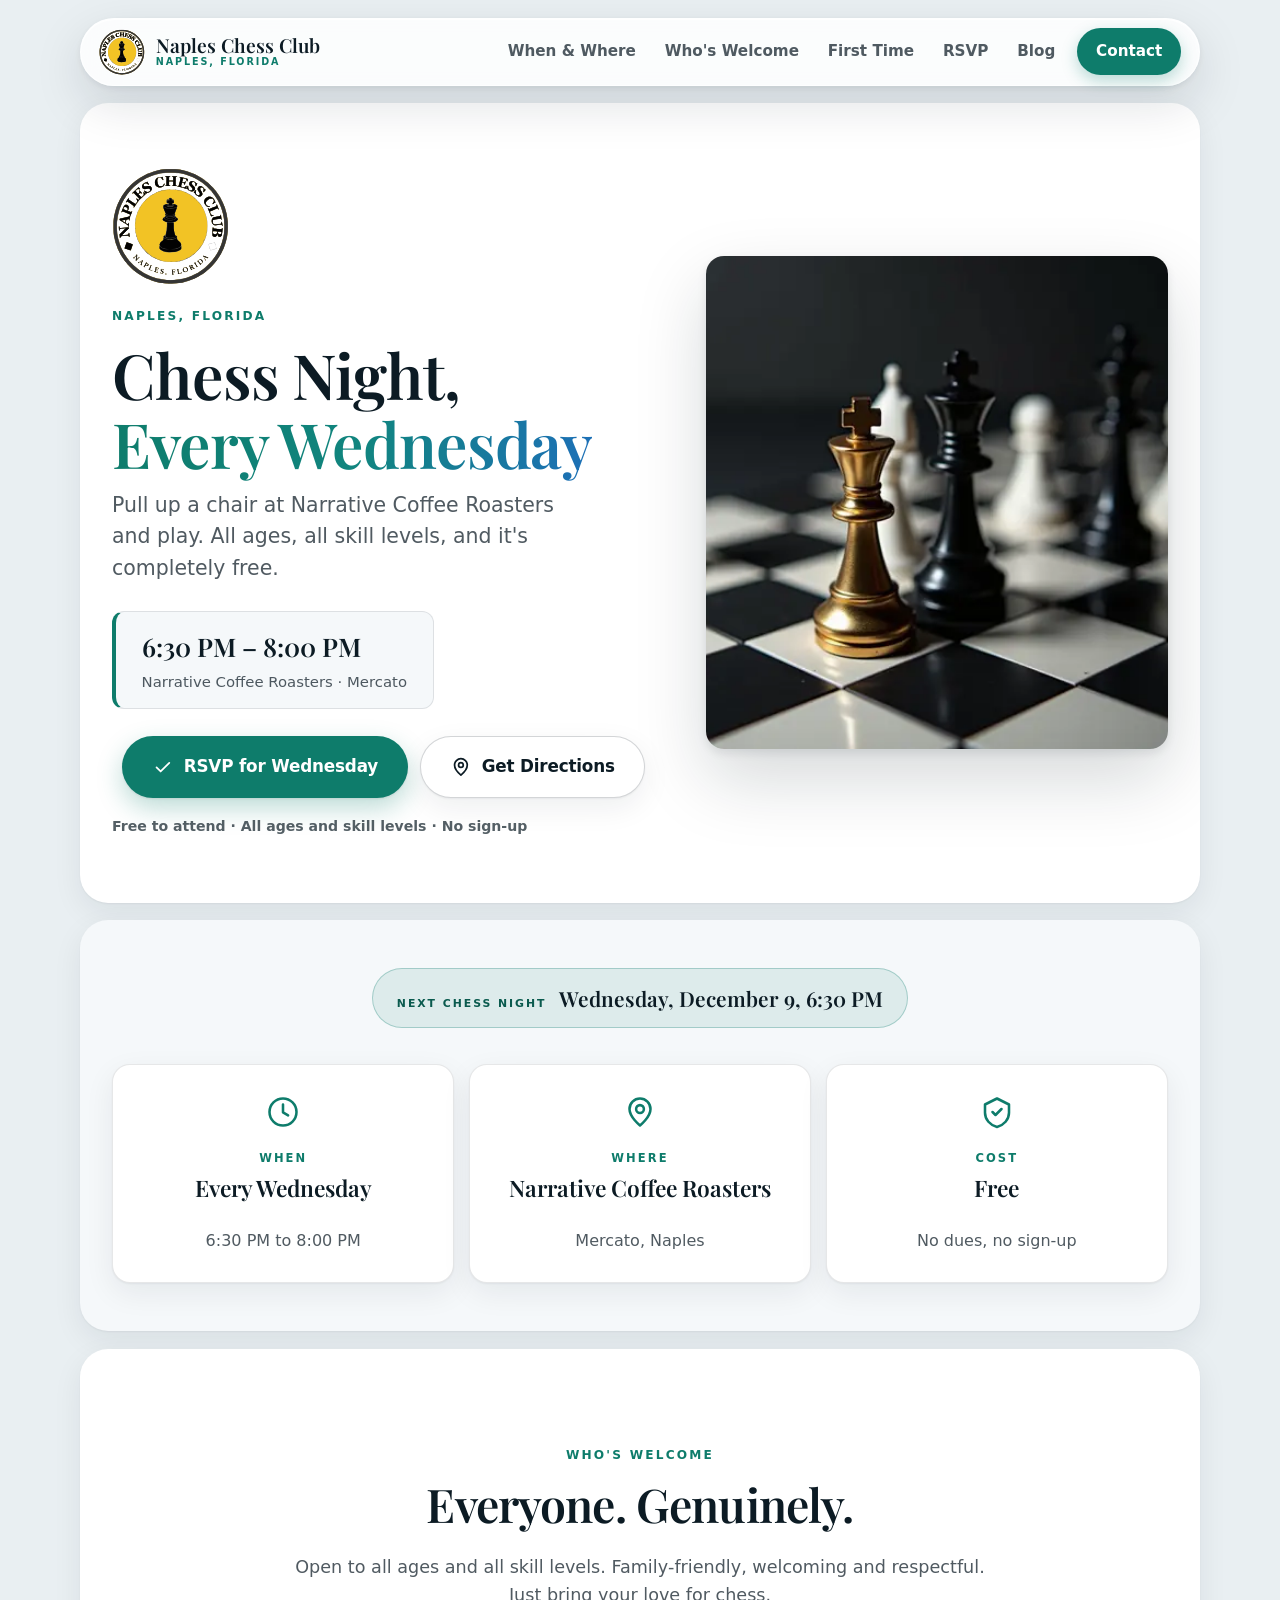
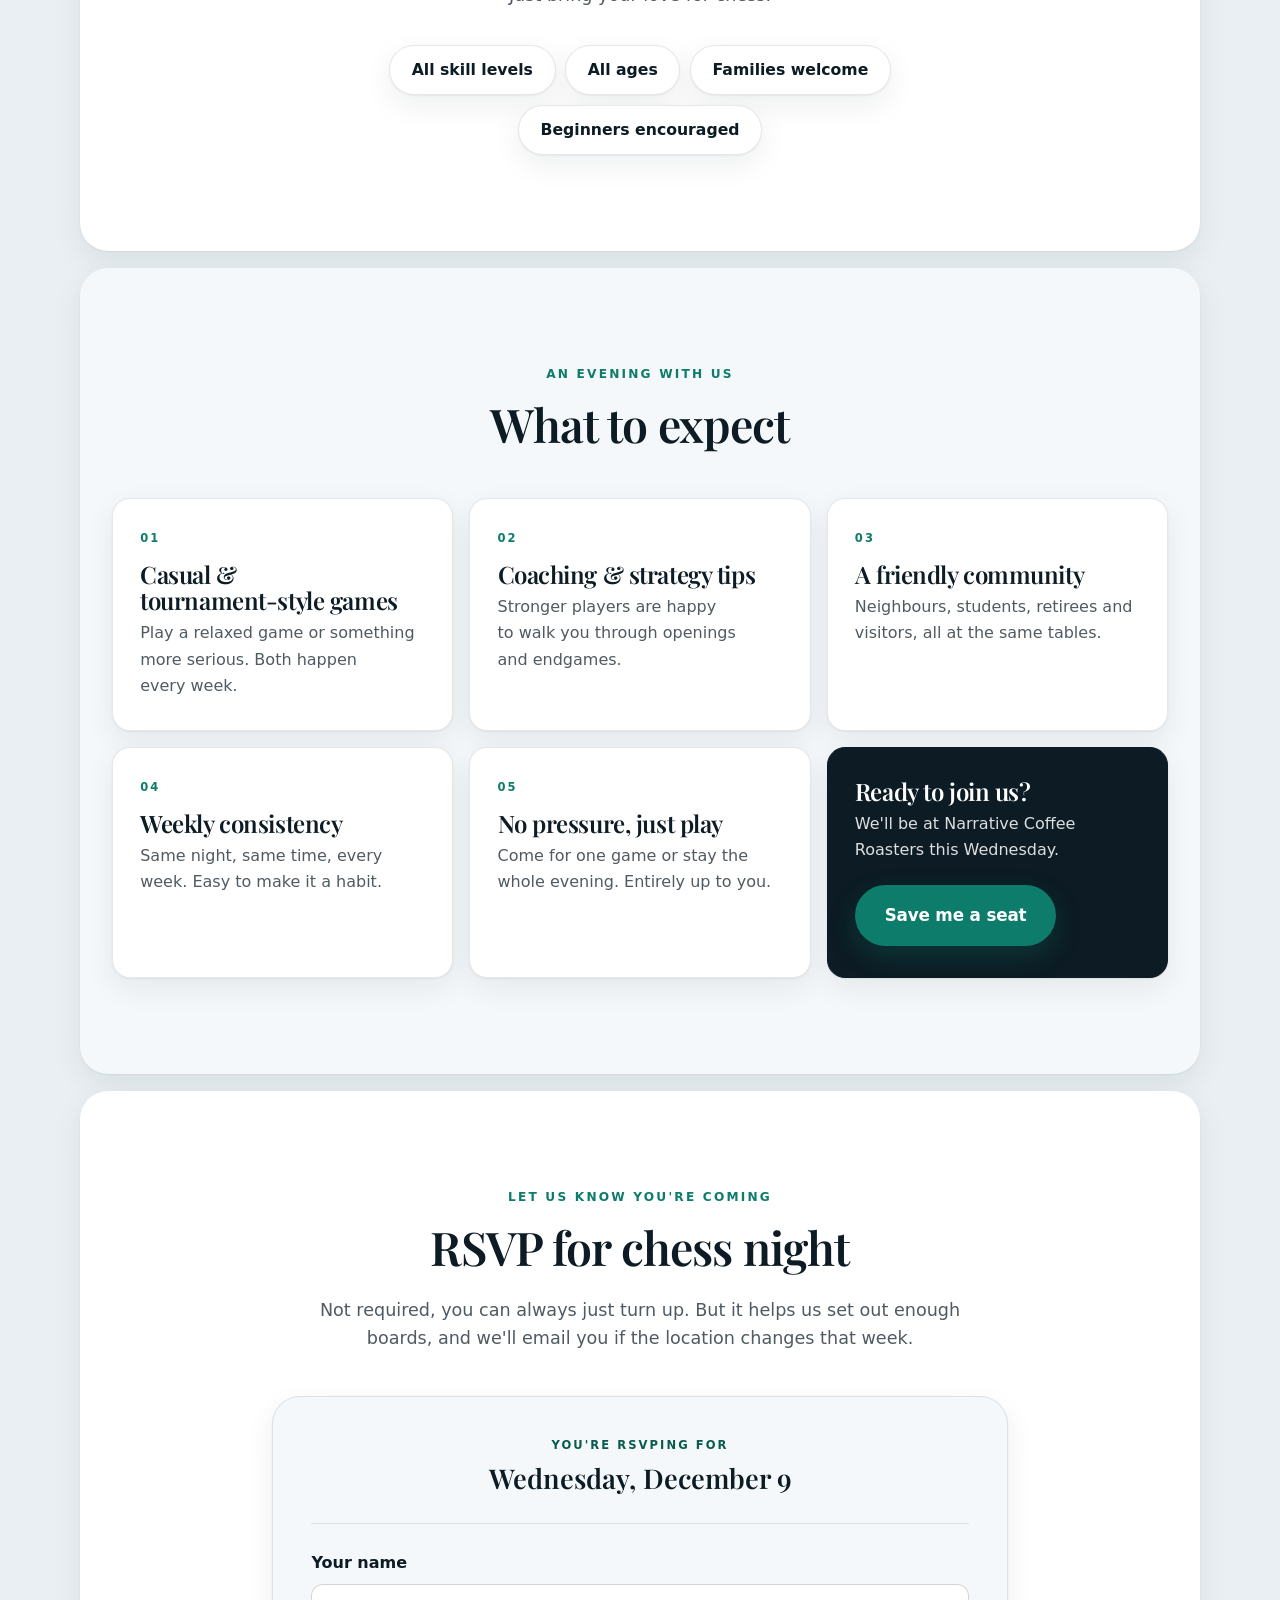
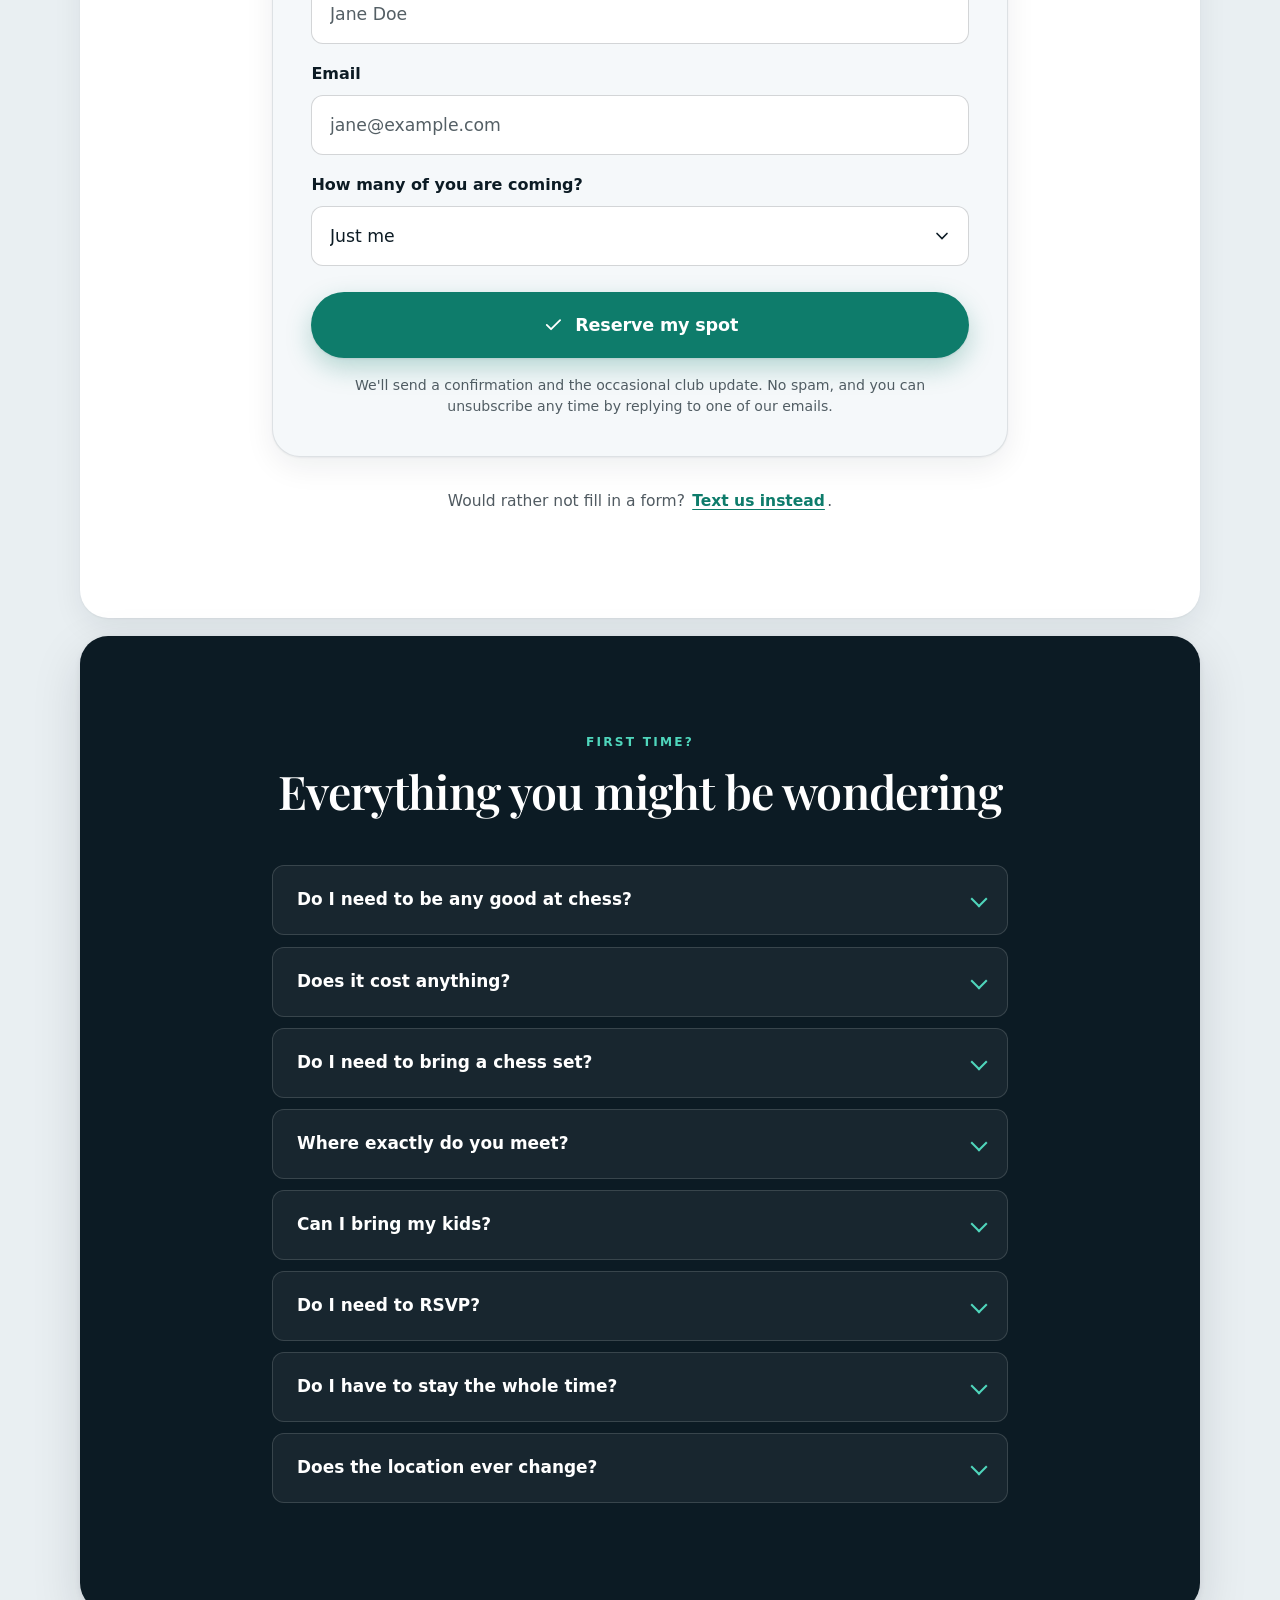
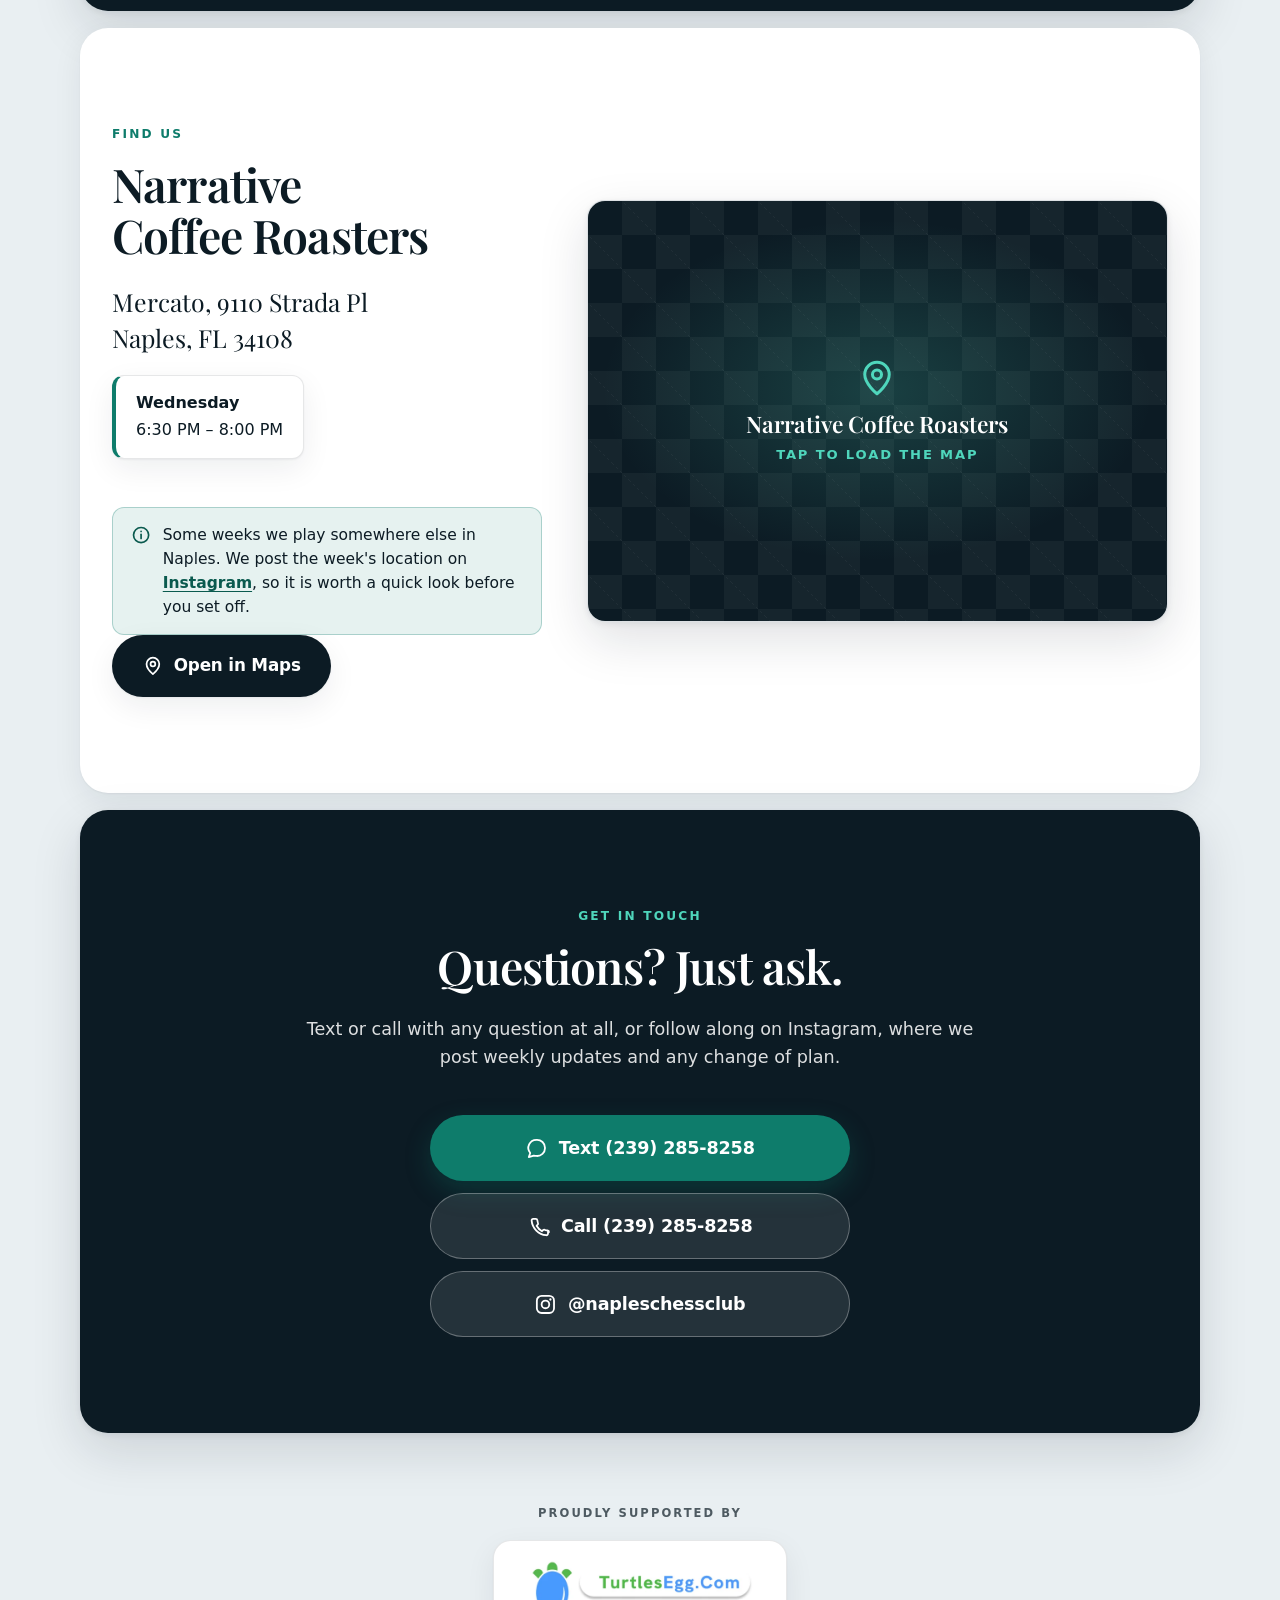
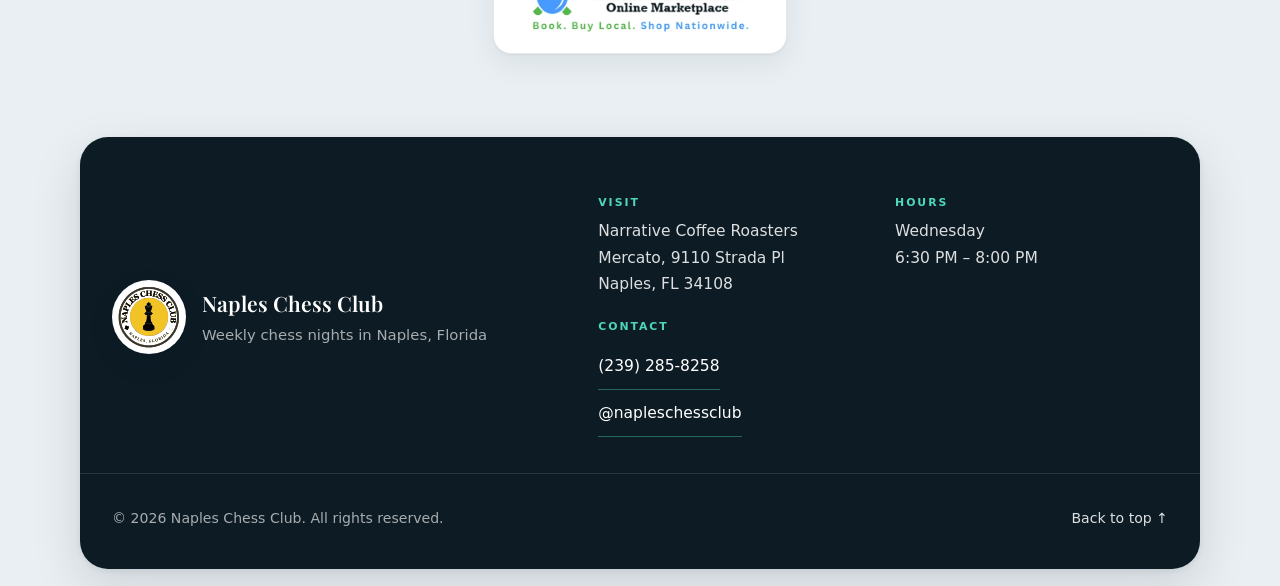
<file: index.html>
<!doctype html>
<html lang="en" class="no-js">
<head>
<meta charset="utf-8">
<script>document.documentElement.classList.remove("no-js");</script>
<meta name="viewport" content="width=device-width, initial-scale=1, viewport-fit=cover">

<title>Naples Chess Club | Free Chess Night Every Wednesday in Naples, FL</title>
<meta name="description" content="Naples Chess Club meets every Wednesday at 6:30 PM at Narrative Coffee Roasters in Mercato, Naples, Florida. Free to attend, all ages and skill levels welcome. No membership, no sign-up. Just show up and play.">
<link rel="canonical" href="https://napleschessclub.com/">

<meta name="theme-color" content="#E9EFF2">
<meta name="format-detection" content="telephone=yes">
<meta name="robots" content="index, follow, max-image-preview:large, max-snippet:-1">
<meta name="geo.region" content="US-FL">
<meta name="geo.placename" content="Naples, Florida">

<!-- Open Graph -->
<meta property="og:type" content="website">
<meta property="og:site_name" content="Naples Chess Club">
<meta property="og:title" content="Naples Chess Club | Free Chess Night Every Wednesday">
<meta property="og:description" content="Every Wednesday at 6:30 PM at Narrative Coffee Roasters in Mercato, Naples, Florida. Free, all ages, all skill levels. Just show up and play.">
<meta property="og:url" content="https://napleschessclub.com/">
<meta property="og:image" content="https://napleschessclub.com/assets/img/og-image.jpg">
<meta property="og:image:width" content="1200">
<meta property="og:image:height" content="630">
<meta property="og:image:alt" content="A gold chess king on a chessboard, Naples Chess Club">
<meta property="og:locale" content="en_US">

<!-- Twitter -->
<meta name="twitter:card" content="summary_large_image">
<meta name="twitter:title" content="Naples Chess Club | Free Chess Night Every Wednesday">
<meta name="twitter:description" content="Every Wednesday at 6:30 PM at Narrative Coffee Roasters in Mercato, Naples, Florida. Free, all ages, all skill levels.">
<meta name="twitter:image" content="https://napleschessclub.com/assets/img/og-image.jpg">

<!-- Icons -->
<link rel="icon" href="/assets/logo.svg" type="image/svg+xml">
<link rel="apple-touch-icon" href="/assets/logo.svg">
<link rel="alternate" type="application/rss+xml" title="Naples Chess Club blog" href="/feed.xml">

<!-- Fonts -->
<link rel="preconnect" href="https://fonts.googleapis.com">
<link rel="preconnect" href="https://fonts.gstatic.com" crossorigin>
<link rel="stylesheet" href="https://fonts.googleapis.com/css2?family=Playfair+Display:ital,wght@0,500;0,600;0,700;1,500&display=swap">

<link rel="preload" as="image" href="/assets/img/hero-800.webp" imagesrcset="/assets/img/hero-800.webp 800w, /assets/img/hero-1280.webp 1280w" imagesizes="(min-width: 940px) 45vw, 100vw" fetchpriority="high">
<link rel="stylesheet" href="/assets/css/styles.css?v=14">
</head>
<body>

<a class="skip-link" href="#main">Skip to main content</a>

<header class="site-header" id="top">
  <div class="wrap header-inner">
    <a class="brand" href="/" aria-label="Naples Chess Club, home">
      <img src="/assets/logo.svg" alt="" width="56" height="56" class="brand-mark" decoding="async">
      <span class="brand-text">
        <span class="brand-name">Naples Chess Club</span>
        <span class="brand-sub">Naples, Florida</span>
      </span>
    </a>

    <nav class="site-nav" aria-label="Main">
      <ul>
        <li><a href="#when">When &amp; Where</a></li>
        <li><a href="#welcome">Who's Welcome</a></li>
        <li><a href="#first-time">First Time</a></li>
        <li><a href="#rsvp">RSVP</a></li>
        <li><a href="/blog/">Blog</a></li>
        <li><a class="nav-cta" href="#contact">Contact</a></li>
      </ul>
    </nav>
  </div>
</header>

<main id="main">

  <!-- ============ HERO ============ -->
  <section class="panel panel-white hero" aria-labelledby="hero-title">
    <div class="wrap hero-grid">
      <div class="hero-copy">
        <img src="/assets/logo.svg" alt="Naples Chess Club crest" width="136" height="136" class="hero-crest" decoding="async">

        <p class="eyebrow">Naples, Florida</p>
        <h1 id="hero-title">Chess Night,<br><span class="grad">Every Wednesday</span></h1>

        <p class="hero-lede">
          Pull up a chair at Narrative Coffee Roasters and play. All ages, all skill levels,
          and it's completely free.
        </p>

        <p class="hero-when">
          <strong>6:30&nbsp;PM &ndash; 8:00&nbsp;PM</strong>
          <span>Narrative Coffee Roasters &middot; Mercato</span>
        </p>

        <div class="hero-actions">
          <a class="btn btn-accent" href="#rsvp">
            <svg class="ico" viewBox="0 0 24 24" aria-hidden="true"><path d="m5 12.5 4.5 4.5L19 7.5"/></svg>
            RSVP for Wednesday
          </a>
          <a class="btn btn-outline" href="https://maps.google.com/?q=Narrative+Coffee+Roasters,+9110+Strada+Pl,+Naples,+FL+34108" target="_blank" rel="noopener">
            <svg class="ico" viewBox="0 0 24 24" aria-hidden="true"><path d="M12 21s7-5.6 7-11a7 7 0 1 0-14 0c0 5.4 7 11 7 11Z"/><circle cx="12" cy="10" r="2.6"/></svg>
            Get Directions
          </a>
        </div>

        <p class="hero-note">Free to attend &middot; All ages and skill levels &middot; No sign-up</p>
      </div>

      <figure class="hero-figure">
        <picture>
          <source type="image/webp"
                  srcset="/assets/img/hero-800.webp 800w, /assets/img/hero-1280.webp 1280w"
                  sizes="(min-width: 940px) 45vw, 100vw">
          <img src="/assets/img/hero-800.jpg"
               srcset="/assets/img/hero-800.jpg 800w, /assets/img/hero-1280.jpg 1280w"
               sizes="(min-width: 940px) 45vw, 100vw"
               alt="A gold chess king standing among black and white pieces on a chessboard"
               width="1280" height="720" fetchpriority="high" decoding="async">
        </picture>
      </figure>
    </div>
  </section>

  <!-- ============ ESSENTIALS ============ -->
  <section class="panel panel-soft essentials" id="when" aria-labelledby="essentials-title">
    <div class="wrap">
      <h2 id="essentials-title" class="sr-only">The essentials</h2>

      <div class="next-up" id="next-up" hidden>
        <span class="next-up-label">Next chess night</span>
        <strong class="next-up-date" id="next-up-date"></strong>
      </div>

      <ul class="facts">
        <li class="fact">
          <svg class="fact-ico" viewBox="0 0 24 24" aria-hidden="true"><circle cx="12" cy="12" r="9"/><path d="M12 7v5.2l3.4 2"/></svg>
          <h3>When</h3>
          <p><strong>Every Wednesday</strong><br>6:30&nbsp;PM to 8:00&nbsp;PM</p>
        </li>
        <li class="fact">
          <svg class="fact-ico" viewBox="0 0 24 24" aria-hidden="true"><path d="M12 21s7-5.6 7-11a7 7 0 1 0-14 0c0 5.4 7 11 7 11Z"/><circle cx="12" cy="10" r="2.6"/></svg>
          <h3>Where</h3>
          <p><strong>Narrative Coffee&nbsp;Roasters</strong><br>Mercato, Naples</p>
        </li>
        <li class="fact">
          <svg class="fact-ico" viewBox="0 0 24 24" aria-hidden="true"><path d="M12 3 4 7v5.5c0 4.6 3.4 8.3 8 9.5 4.6-1.2 8-4.9 8-9.5V7Z"/><path d="m9 12 2 2 4-4"/></svg>
          <h3>Cost</h3>
          <p><strong>Free</strong><br>No dues, no sign-up</p>
        </li>
      </ul>
    </div>
  </section>

  <!-- ============ WELCOME ============ -->
  <section class="panel panel-white section" id="welcome" aria-labelledby="welcome-title">
    <div class="wrap narrow center">
      <p class="eyebrow eyebrow-dark">Who's Welcome</p>
      <h2 id="welcome-title">Everyone. Genuinely.</h2>
      <p class="lede">
        Open to all ages and all skill levels. Family&#8209;friendly, welcoming
        and respectful. Just bring your love for chess.
      </p>

      <ul class="pills">
        <li>All skill levels</li>
        <li>All ages</li>
        <li>Families welcome</li>
        <li>Beginners encouraged</li>
      </ul>
    </div>
  </section>

  <!-- ============ EXPECT ============ -->
  <section class="panel panel-soft section" id="expect" aria-labelledby="expect-title">
    <div class="wrap">
      <div class="center">
        <p class="eyebrow eyebrow-dark">An Evening With Us</p>
        <h2 id="expect-title">What to expect</h2>
      </div>

      <ul class="expect-grid">
        <li>
          <span class="num">01</span>
          <h3>Casual &amp; tournament&#8209;style games</h3>
          <p>Play a relaxed game or something more serious. Both happen every week.</p>
        </li>
        <li>
          <span class="num">02</span>
          <h3>Coaching &amp; strategy tips</h3>
          <p>Stronger players are happy to walk you through openings and endgames.</p>
        </li>
        <li>
          <span class="num">03</span>
          <h3>A friendly community</h3>
          <p>Neighbours, students, retirees and visitors, all at the same tables.</p>
        </li>
        <li>
          <span class="num">04</span>
          <h3>Weekly consistency</h3>
          <p>Same night, same time, every week. Easy to make it a habit.</p>
        </li>
        <li>
          <span class="num">05</span>
          <h3>No pressure, just play</h3>
          <p>Come for one game or stay the whole evening. Entirely up to you.</p>
        </li>
        <li class="expect-cta">
          <h3>Ready to join us?</h3>
          <p>We'll be at Narrative Coffee Roasters this Wednesday.</p>
          <a class="btn btn-accent" href="#rsvp">Save me a seat</a>
        </li>
      </ul>
    </div>
  </section>

  <!-- ============ RSVP ============ -->
  <section class="panel panel-white section rsvp" id="rsvp" aria-labelledby="rsvp-title">
    <div class="wrap narrow">
      <div class="center">
        <p class="eyebrow">Let us know you're coming</p>
        <h2 id="rsvp-title">RSVP for chess night</h2>
        <p class="lede">
          Not required, you can always just turn up. But it helps us set out
          enough boards, and we'll email you if the location changes that week.
        </p>
      </div>

      <div class="rsvp-card">
        <p class="rsvp-date">
          <span class="rsvp-date-label">You're RSVPing for</span>
          <strong id="rsvp-date-text">the next chess night</strong>
        </p>

        <form id="rsvp-form" novalidate>
          <input type="hidden" name="eventDate" id="rsvp-event-date" value="">

          <div class="field">
            <label for="rsvp-name">Your name</label>
            <input type="text" id="rsvp-name" name="name" autocomplete="name"
                   required maxlength="100" placeholder="Jane Doe">
          </div>

          <div class="field">
            <label for="rsvp-email">Email</label>
            <input type="email" id="rsvp-email" name="email" autocomplete="email"
                   inputmode="email" required maxlength="160" placeholder="jane@example.com">
          </div>

          <div class="field">
            <label for="rsvp-guests">How many of you are coming?</label>
            <select id="rsvp-guests" name="guests">
              <option value="1">Just me</option>
              <option value="2">2 of us</option>
              <option value="3">3 of us</option>
              <option value="4">4 of us</option>
              <option value="5">5 of us</option>
              <option value="6">6 or more</option>
            </select>
          </div>

          <!-- Bots fill this in, people don't. Hidden from everyone. -->
          <div class="hp" aria-hidden="true">
            <label for="rsvp-website">Leave this empty</label>
            <input type="text" id="rsvp-website" name="website" tabindex="-1" autocomplete="off">
          </div>

          <button type="submit" class="btn btn-accent btn-big" id="rsvp-submit">
            <svg class="ico" viewBox="0 0 24 24" aria-hidden="true"><path d="m5 12.5 4.5 4.5L19 7.5"/></svg>
            <span>Reserve my spot</span>
          </button>

          <p class="rsvp-fineprint">
            We'll send a confirmation and the occasional club update. No spam,
            and you can unsubscribe any time by replying to one of our emails.
          </p>
        </form>

        <p class="rsvp-status" id="rsvp-status" role="status" aria-live="polite" hidden></p>

        <p class="rsvp-count" id="rsvp-count" hidden></p>
      </div>

      <p class="rsvp-alt">
        Would rather not fill in a form?
        <a href="sms:+12392858258?&amp;body=Hi!%20I'd%20like%20to%20come%20to%20chess%20night.">Text us instead</a>.
      </p>
    </div>
  </section>

  <!-- ============ FIRST TIME / FAQ ============ -->
  <section class="panel panel-ink section" id="first-time" aria-labelledby="faq-title">
    <div class="wrap narrow">
      <div class="center">
        <p class="eyebrow">First Time?</p>
        <h2 id="faq-title">Everything you might be wondering</h2>
      </div>

      <div class="faq">
        <details>
          <summary>Do I need to be any good at chess?</summary>
          <div class="faq-body"><p>Not at all. We have complete beginners and seasoned tournament players at the same tables every week. If you know how the pieces move, you'll fit right in, and if you're rusty, someone will happily refresh you.</p></div>
        </details>
        <details>
          <summary>Does it cost anything?</summary>
          <div class="faq-body"><p>No. Chess night is completely free. There are no dues, no membership fee and nothing to sign up for. Just turn up.</p></div>
        </details>
        <details>
          <summary>Do I need to bring a chess set?</summary>
          <div class="faq-body"><p>You don't have to, because we bring sets and boards. That said, if you own a set you love, bring it along. More boards means more games running at once.</p></div>
        </details>
        <details>
          <summary>Where exactly do you meet?</summary>
          <div class="faq-body"><p>Narrative Coffee Roasters at Mercato, 9110 Strada Pl, Naples, FL 34108. Look for the tables with chess boards. We do move to other spots some weeks, so it is always worth checking our Instagram before you set off.</p></div>
        </details>
        <details>
          <summary>Can I bring my kids?</summary>
          <div class="faq-body"><p>Please do. We're family&#8209;friendly and all ages are welcome. Plenty of parents play a game while their children play theirs.</p></div>
        </details>
        <details>
          <summary>Do I need to RSVP?</summary>
          <div class="faq-body"><p>No, you can always just turn up. <a href="#rsvp">RSVPing</a> helps us set out enough boards, and it means we can email you if the location changes that week.</p></div>
        </details>
        <details>
          <summary>Do I have to stay the whole time?</summary>
          <div class="faq-body"><p>Not at all. Some people play one game and head off, others stay from 6:30 right through to 8:00. Come and go as suits you.</p></div>
        </details>
        <details>
          <summary>Does the location ever change?</summary>
          <div class="faq-body"><p>Yes, occasionally. Narrative Coffee Roasters at Mercato is our regular home, but some weeks we play somewhere else. We always post the week's location on Instagram, so check there before heading out, or send us a text and we will tell you.</p></div>
        </details>
      </div>
    </div>
  </section>

  <!-- ============ FIND US ============ -->
  <section class="panel panel-white section" id="find-us" aria-labelledby="find-title">
    <div class="wrap">
      <div class="find-grid">
        <div>
          <p class="eyebrow eyebrow-dark">Find Us</p>
          <h2 id="find-title">Narrative Coffee Roasters</h2>
          <address class="address">
            Mercato, 9110 Strada Pl<br>
            Naples, FL 34108
          </address>
          <p class="hours">
            <strong>Wednesday</strong><br>
            6:30&nbsp;PM &ndash; 8:00&nbsp;PM
          </p>

          <p class="notice">
            <svg class="ico" viewBox="0 0 24 24" aria-hidden="true"><circle cx="12" cy="12" r="9"/><path d="M12 11v5"/><path d="M12 7.6v.1"/></svg>
            <span>Some weeks we play somewhere else in Naples. We post the week's
            location on <a href="https://www.instagram.com/napleschessclub/" target="_blank" rel="noopener">Instagram</a>,
            so it is worth a quick look before you set off.</span>
          </p>
          <a class="btn btn-ink" href="https://maps.google.com/?q=Narrative+Coffee+Roasters,+9110+Strada+Pl,+Naples,+FL+34108" target="_blank" rel="noopener">
            <svg class="ico" viewBox="0 0 24 24" aria-hidden="true"><path d="M12 21s7-5.6 7-11a7 7 0 1 0-14 0c0 5.4 7 11 7 11Z"/><circle cx="12" cy="10" r="2.6"/></svg>
            Open in Maps
          </a>
        </div>

        <div class="map-card">
          <button class="map-ph" type="button" id="map-load"
                  data-map="https://www.google.com/maps?q=Narrative+Coffee+Roasters,+9110+Strada+Pl,+Naples,+FL+34108&amp;output=embed">
            <span class="map-ph-board" aria-hidden="true"></span>
            <span class="map-ph-body">
              <svg class="map-ph-pin" viewBox="0 0 24 24" aria-hidden="true"><path d="M12 21s7-5.6 7-11a7 7 0 1 0-14 0c0 5.4 7 11 7 11Z"/><circle cx="12" cy="10" r="2.6"/></svg>
              <strong>Narrative Coffee Roasters</strong>
              <span class="map-ph-hint">Tap to load the map</span>
            </span>
          </button>
        </div>
      </div>
    </div>
  </section>

  <!-- ============ CONTACT ============ -->
  <section class="panel panel-ink section" id="contact" aria-labelledby="contact-title">
    <div class="wrap narrow center">
      <p class="eyebrow">Get In Touch</p>
      <h2 id="contact-title">Questions? Just ask.</h2>
      <p class="lede">
        Text or call with any question at all, or follow along on Instagram,
        where we post weekly updates and any change of plan.
      </p>

      <div class="contact-actions">
        <a class="btn btn-accent btn-big" href="sms:+12392858258?&amp;body=Hi!%20I'd%20like%20to%20come%20to%20chess%20night.">
          <svg class="ico" viewBox="0 0 24 24" aria-hidden="true"><path d="M21 11.5a8.4 8.4 0 0 1-9 8.4 9 9 0 0 1-2.8-.4L4 21l1.5-4.2A8.4 8.4 0 0 1 12 3a8.4 8.4 0 0 1 9 8.5Z"/></svg>
          Text (239) 285-8258
        </a>
        <a class="btn btn-outline btn-big" href="tel:+12392858258">
          <svg class="ico" viewBox="0 0 24 24" aria-hidden="true"><path d="M21 16.9v2.6a1.7 1.7 0 0 1-1.9 1.7A17 17 0 0 1 3.8 5.9 1.7 1.7 0 0 1 5.5 4h2.6a1.7 1.7 0 0 1 1.7 1.5c.1 1 .4 2 .7 2.9a1.7 1.7 0 0 1-.4 1.8l-1.1 1.1a14 14 0 0 0 5.7 5.7l1.1-1.1a1.7 1.7 0 0 1 1.8-.4c.9.3 1.9.6 2.9.7a1.7 1.7 0 0 1 1.5 1.7Z"/></svg>
          Call (239) 285-8258
        </a>
        <a class="btn btn-outline btn-big" href="https://www.instagram.com/napleschessclub/" target="_blank" rel="noopener">
          <svg class="ico" viewBox="0 0 24 24" aria-hidden="true"><rect x="3" y="3" width="18" height="18" rx="5"/><circle cx="12" cy="12" r="4"/><circle cx="17.2" cy="6.8" r="1.2" fill="currentColor" stroke="none"/></svg>
          @napleschessclub
        </a>
      </div>
    </div>
  </section>

  <!-- ============ SPONSOR ============ -->
  <section class="sponsor" aria-labelledby="sponsor-title">
    <div class="wrap center">
      <h2 id="sponsor-title" class="sponsor-title">Proudly supported by</h2>
      <a href="https://turtlesegg.com" target="_blank" rel="noopener" class="sponsor-link">
        <img src="/assets/img/sponsor-turtlesegg.webp" alt="TurtlesEgg.com, online marketplace" width="300" height="103" loading="lazy" decoding="async">
      </a>
    </div>
  </section>

</main>

<footer class="site-footer">
  <div class="wrap footer-inner">
    <div class="footer-brand">
      <span class="crest-badge">
        <img src="/assets/logo.svg" alt="" width="66" height="66" loading="lazy" decoding="async">
      </span>
      <div>
        <p class="footer-name">Naples Chess Club</p>
        <p class="footer-tag">Weekly chess nights in Naples, Florida</p>
      </div>
    </div>

    <div class="footer-cols">
      <div>
        <h3>Visit</h3>
        <p>Narrative Coffee Roasters<br>Mercato, 9110 Strada Pl<br>Naples, FL 34108</p>
      </div>
      <div>
        <h3>Hours</h3>
        <p>Wednesday<br>6:30&nbsp;PM &ndash; 8:00&nbsp;PM</p>
      </div>
      <div>
        <h3>Contact</h3>
        <p>
          <a href="tel:+12392858258">(239) 285-8258</a><br>
          <a href="https://www.instagram.com/napleschessclub/" target="_blank" rel="noopener">@napleschessclub</a>
        </p>
      </div>
    </div>
  </div>
  <div class="wrap footer-base">
    <p>&copy; <span id="year">2026</span> Naples Chess Club. All rights reserved.</p>
    <p><a href="#top">Back to top &uarr;</a></p>
  </div>
</footer>

<!-- Mobile sticky action bar -->
<div class="dock" aria-label="Quick actions">
  <a class="dock-btn dock-primary" href="#rsvp">
    <svg class="ico" viewBox="0 0 24 24" aria-hidden="true"><path d="m5 12.5 4.5 4.5L19 7.5"/></svg>
    RSVP
  </a>
  <a class="dock-btn" href="https://maps.google.com/?q=Narrative+Coffee+Roasters,+9110+Strada+Pl,+Naples,+FL+34108" target="_blank" rel="noopener">
    <svg class="ico" viewBox="0 0 24 24" aria-hidden="true"><path d="M12 21s7-5.6 7-11a7 7 0 1 0-14 0c0 5.4 7 11 7 11Z"/><circle cx="12" cy="10" r="2.6"/></svg>
    Directions
  </a>
</div>

<script src="/assets/js/main.js?v=13" defer></script>

<!-- ============ STRUCTURED DATA ============ -->
<script type="application/ld+json">
{
  "@context": "https://schema.org",
  "@graph": [
    {
      "@type": "SportsClub",
      "@id": "https://napleschessclub.com/#club",
      "name": "Naples Chess Club",
      "alternateName": "Naples Chess Club Naples FL",
      "description": "A free, weekly chess club meeting every Wednesday evening at Narrative Coffee Roasters in Mercato, Naples, Florida. Open to all ages and all skill levels.",
      "url": "https://napleschessclub.com/",
      "logo": "https://napleschessclub.com/assets/logo.svg",
      "image": "https://napleschessclub.com/assets/img/og-image.jpg",
      "telephone": "+1-239-285-8258",
      "sameAs": ["https://www.instagram.com/napleschessclub/"],
      "areaServed": { "@type": "City", "name": "Naples", "containedInPlace": { "@type": "State", "name": "Florida" } },
      "isAccessibleForFree": true,
      "publicAccess": true,
      "address": {
        "@type": "PostalAddress",
        "streetAddress": "9110 Strada Pl",
        "addressLocality": "Naples",
        "addressRegion": "FL",
        "postalCode": "34108",
        "addressCountry": "US"
      },
      "geo": { "@type": "GeoCoordinates", "latitude": 26.2614, "longitude": -81.8047 },
      "openingHoursSpecification": [{
        "@type": "OpeningHoursSpecification",
        "dayOfWeek": "https://schema.org/Wednesday",
        "opens": "18:30",
        "closes": "20:00"
      }]
    },
    {
      "@type": "Event",
      "@id": "https://napleschessclub.com/#chess-night",
      "name": "Chess Night at Narrative Coffee Roasters",
      "description": "Weekly chess night hosted by Naples Chess Club. Casual and tournament-style games, coaching and strategy tips. Free to attend, all ages and skill levels welcome.",
      "eventStatus": "https://schema.org/EventScheduled",
      "eventAttendanceMode": "https://schema.org/OfflineEventAttendanceMode",
      "organizer": { "@id": "https://napleschessclub.com/#club" },
      "image": "https://napleschessclub.com/assets/img/og-image.jpg",
      "url": "https://napleschessclub.com/",
      "isAccessibleForFree": true,
      "offers": {
        "@type": "Offer",
        "name": "Free RSVP",
        "price": "0",
        "priceCurrency": "USD",
        "availability": "https://schema.org/InStock",
        "url": "https://napleschessclub.com/#rsvp",
        "validFrom": "2026-01-01"
      },
      "maximumAttendeeCapacity": 40,
      "location": {
        "@type": "Place",
        "name": "Narrative Coffee Roasters, Mercato",
        "address": {
          "@type": "PostalAddress",
          "streetAddress": "9110 Strada Pl",
          "addressLocality": "Naples",
          "addressRegion": "FL",
          "postalCode": "34108",
          "addressCountry": "US"
        },
        "geo": { "@type": "GeoCoordinates", "latitude": 26.2614, "longitude": -81.8047 }
      },
      "eventSchedule": {
        "@type": "Schedule",
        "repeatFrequency": "P1W",
        "byDay": "https://schema.org/Wednesday",
        "startTime": "18:30",
        "endTime": "20:00",
        "scheduleTimezone": "America/New_York"
      }
    },
    {
      "@type": "WebSite",
      "@id": "https://napleschessclub.com/#website",
      "url": "https://napleschessclub.com/",
      "name": "Naples Chess Club",
      "publisher": { "@id": "https://napleschessclub.com/#club" },
      "inLanguage": "en-US"
    },
    {
      "@type": "FAQPage",
      "@id": "https://napleschessclub.com/#faq",
      "mainEntity": [
        { "@type": "Question", "name": "Do I need to be any good at chess?",
          "acceptedAnswer": { "@type": "Answer", "text": "Not at all. We have complete beginners and seasoned tournament players at the same tables every week. If you know how the pieces move, you'll fit right in." } },
        { "@type": "Question", "name": "Does it cost anything?",
          "acceptedAnswer": { "@type": "Answer", "text": "No. Chess night is completely free. There are no dues, no membership fee and nothing to sign up for. Just turn up." } },
        { "@type": "Question", "name": "Do I need to bring a chess set?",
          "acceptedAnswer": { "@type": "Answer", "text": "You don't have to, because we bring sets and boards. If you own a set you love, feel free to bring it along." } },
        { "@type": "Question", "name": "Where exactly do you meet?",
          "acceptedAnswer": { "@type": "Answer", "text": "Narrative Coffee Roasters at Mercato, 9110 Strada Pl, Naples, FL 34108. We do move to other spots some weeks, so check our Instagram before you set off." } },
        { "@type": "Question", "name": "Can I bring my kids?",
          "acceptedAnswer": { "@type": "Answer", "text": "Please do. We're family-friendly and all ages are welcome." } },
        { "@type": "Question", "name": "Do I need to RSVP?",
          "acceptedAnswer": { "@type": "Answer", "text": "No, you can always just turn up. RSVPing helps us set out enough boards, and means we can email you if the location changes that week." } },
        { "@type": "Question", "name": "Do I have to stay the whole time?",
          "acceptedAnswer": { "@type": "Answer", "text": "Not at all. Some people play one game and head off, others stay from 6:30 right through to 8:00." } },
        { "@type": "Question", "name": "Does the location ever change?",
          "acceptedAnswer": { "@type": "Answer", "text": "Yes, occasionally. Narrative Coffee Roasters at Mercato is our regular home, but some weeks we play somewhere else. We always post the week's location on Instagram." } }
      ]
    }
  ]
}
</script>

</body>
</html>
</file>
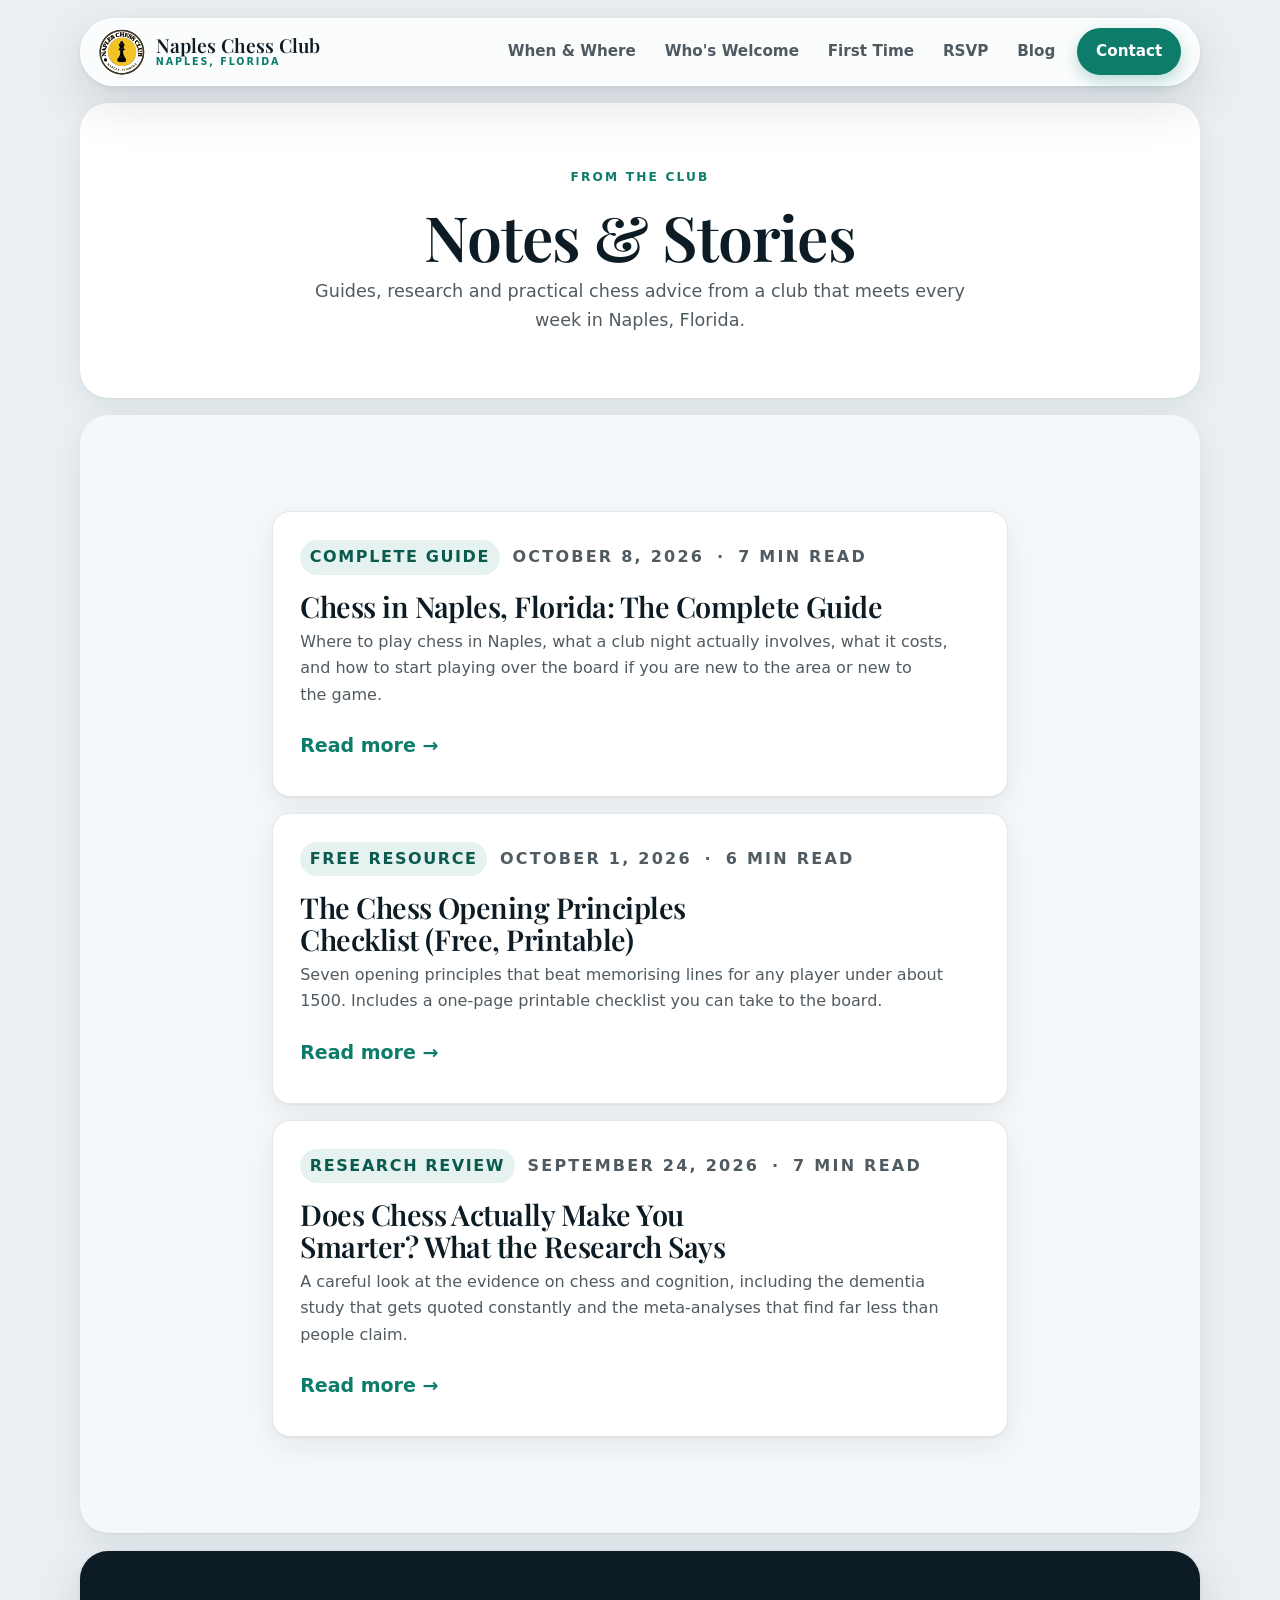
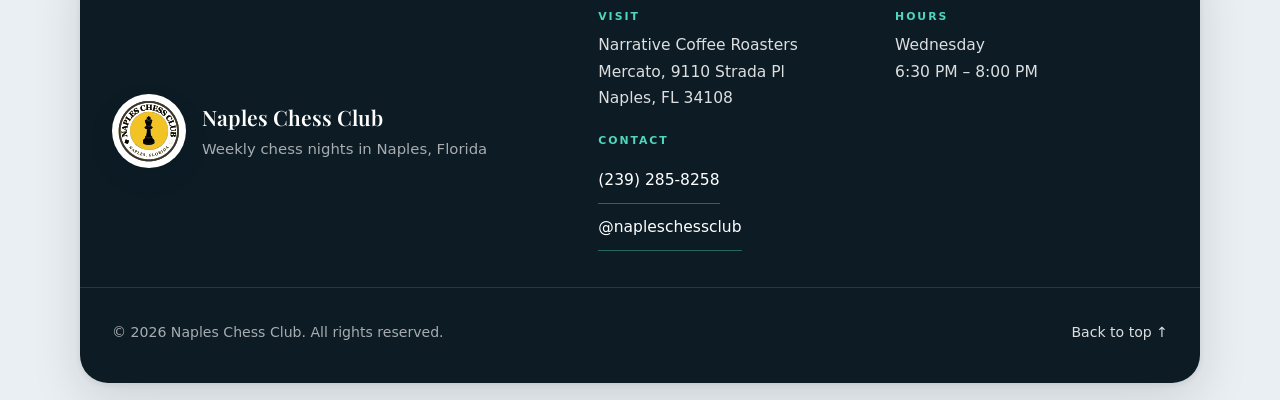
<file: blog/index.html>
<!doctype html>
<html lang="en" class="no-js">
<head>
<meta charset="utf-8">
<script>document.documentElement.classList.remove("no-js");</script>
<meta name="viewport" content="width=device-width, initial-scale=1, viewport-fit=cover">

<title>Blog | Naples Chess Club</title>
<meta name="description" content="Guides, research and practical chess advice from Naples Chess Club, a free weekly chess club in Naples, Florida.">
<link rel="canonical" href="https://napleschessclub.com/blog/">

<meta name="theme-color" content="#E9EFF2">
<meta name="robots" content="index, follow, max-image-preview:large, max-snippet:-1">

<meta property="og:type" content="website">
<meta property="og:site_name" content="Naples Chess Club">
<meta property="og:title" content="Blog | Naples Chess Club">
<meta property="og:description" content="Guides, research and practical chess advice from Naples Chess Club, a free weekly chess club in Naples, Florida.">
<meta property="og:url" content="https://napleschessclub.com/blog/">
<meta property="og:image" content="https://napleschessclub.com/assets/img/og-image.jpg">
<meta property="og:image:width" content="1200">
<meta property="og:image:height" content="630">
<meta property="og:image:alt" content="Naples Chess Club">
<meta property="og:locale" content="en_US">

<meta name="twitter:card" content="summary_large_image">
<meta name="twitter:title" content="Blog | Naples Chess Club">
<meta name="twitter:description" content="Guides, research and practical chess advice from Naples Chess Club, a free weekly chess club in Naples, Florida.">
<meta name="twitter:image" content="https://napleschessclub.com/assets/img/og-image.jpg">

<link rel="icon" href="/assets/logo.svg" type="image/svg+xml">
<link rel="apple-touch-icon" href="/assets/logo.svg">
<link rel="alternate" type="application/rss+xml" title="Naples Chess Club blog" href="/feed.xml">

<link rel="preconnect" href="https://fonts.googleapis.com">
<link rel="preconnect" href="https://fonts.gstatic.com" crossorigin>
<link rel="stylesheet" href="https://fonts.googleapis.com/css2?family=Playfair+Display:ital,wght@0,500;0,600;0,700;1,500&display=swap">
<link rel="stylesheet" href="/assets/css/styles.css?v=14">
</head>
<body>

<a class="skip-link" href="#main">Skip to main content</a>

<header class="site-header" id="top">
  <div class="wrap header-inner">
    <a class="brand" href="/" aria-label="Naples Chess Club, home">
      <img src="/assets/logo.svg" alt="" width="56" height="56" class="brand-mark" decoding="async">
      <span class="brand-text">
        <span class="brand-name">Naples Chess Club</span>
        <span class="brand-sub">Naples, Florida</span>
      </span>
    </a>

    <nav class="site-nav" aria-label="Main">
      <ul>
        <li><a href="/#when">When &amp; Where</a></li>
        <li><a href="/#welcome">Who's Welcome</a></li>
        <li><a href="/#first-time">First Time</a></li>
        <li><a href="/#rsvp">RSVP</a></li>
        <li><a href="/blog/">Blog</a></li>
        <li><a class="nav-cta" href="/#contact">Contact</a></li>
      </ul>
    </nav>
  </div>
</header>

<main id="main">

  <section class="panel panel-white page-head">
    <div class="wrap narrow">
      <p class="eyebrow">From the Club</p>
      <h1>Notes &amp; Stories</h1>
      <p class="lede">Guides, research and practical chess advice from a club that meets every week in Naples, Florida.</p>
    </div>
  </section>

  <section class="panel panel-soft section">
    <div class="wrap narrow">
      <ul class="post-list">

        <li class="post-card">
          <p class="post-meta">
            <span class="role">Complete guide</span>
            <time datetime="2026-10-08">October 8, 2026</time>
            <span class="dot">&middot;</span>
            <span>7 min read</span>
          </p>
          <h2><a href="/blog/chess-in-naples-florida/">Chess in Naples, Florida: The Complete Guide</a></h2>
          <p>Where to play chess in Naples, what a club night actually involves, what it costs, and how to start playing over the board if you are new to the area or new to the game.</p>
          <a class="post-more" href="/blog/chess-in-naples-florida/">Read more &rarr;</a>
        </li>

        <li class="post-card">
          <p class="post-meta">
            <span class="role">Free resource</span>
            <time datetime="2026-10-01">October 1, 2026</time>
            <span class="dot">&middot;</span>
            <span>6 min read</span>
          </p>
          <h2><a href="/blog/chess-opening-principles-checklist/">The Chess Opening Principles Checklist (Free, Printable)</a></h2>
          <p>Seven opening principles that beat memorising lines for any player under about 1500. Includes a one-page printable checklist you can take to the board.</p>
          <a class="post-more" href="/blog/chess-opening-principles-checklist/">Read more &rarr;</a>
        </li>

        <li class="post-card">
          <p class="post-meta">
            <span class="role">Research review</span>
            <time datetime="2026-09-24">September 24, 2026</time>
            <span class="dot">&middot;</span>
            <span>7 min read</span>
          </p>
          <h2><a href="/blog/does-chess-make-you-smarter/">Does Chess Actually Make You Smarter? What the Research Says</a></h2>
          <p>A careful look at the evidence on chess and cognition, including the dementia study that gets quoted constantly and the meta-analyses that find far less than people claim.</p>
          <a class="post-more" href="/blog/does-chess-make-you-smarter/">Read more &rarr;</a>
        </li>
      </ul>
    </div>
  </section>
</main>

<footer class="site-footer">
  <div class="wrap footer-inner">
    <div class="footer-brand">
      <span class="crest-badge">
        <img src="/assets/logo.svg" alt="" width="66" height="66" loading="lazy" decoding="async">
      </span>
      <div>
        <p class="footer-name">Naples Chess Club</p>
        <p class="footer-tag">Weekly chess nights in Naples, Florida</p>
      </div>
    </div>

    <div class="footer-cols">
      <div>
        <h3>Visit</h3>
        <p>Narrative Coffee Roasters<br>Mercato, 9110 Strada Pl<br>Naples, FL 34108</p>
      </div>
      <div>
        <h3>Hours</h3>
        <p>Wednesday<br>6:30&nbsp;PM &ndash; 8:00&nbsp;PM</p>
      </div>
      <div>
        <h3>Contact</h3>
        <p>
          <a href="tel:+12392858258">(239) 285-8258</a><br>
          <a href="https://www.instagram.com/napleschessclub/" target="_blank" rel="noopener">@napleschessclub</a>
        </p>
      </div>
    </div>
  </div>
  <div class="wrap footer-base">
    <p>&copy; <span id="year">2026</span> Naples Chess Club. All rights reserved.</p>
    <p><a href="/">Back to top &uarr;</a></p>
  </div>
</footer>
<div class="dock" aria-label="Quick actions">
  <a class="dock-btn dock-primary" href="/#rsvp">
    <svg class="ico" viewBox="0 0 24 24" aria-hidden="true"><path d="m5 12.5 4.5 4.5L19 7.5"/></svg>
    RSVP
  </a>
  <a class="dock-btn" href="https://maps.google.com/?q=Narrative+Coffee+Roasters,+9110+Strada+Pl,+Naples,+FL+34108" target="_blank" rel="noopener">
    <svg class="ico" viewBox="0 0 24 24" aria-hidden="true"><path d="M12 21s7-5.6 7-11a7 7 0 1 0-14 0c0 5.4 7 11 7 11Z"/><circle cx="12" cy="10" r="2.6"/></svg>
    Directions
  </a>
</div>

<script src="/assets/js/main.js?v=14" defer></script>

<script type="application/ld+json">
{
  "@context": "https://schema.org",
  "@graph": [
    {
      "@type": "Blog",
      "@id": "https://napleschessclub.com/blog/#blog",
      "name": "Naples Chess Club Blog",
      "description": "Guides, research and practical chess advice from Naples Chess Club.",
      "url": "https://napleschessclub.com/blog/",
      "inLanguage": "en-US",
      "publisher": {
        "@type": "Organization",
        "name": "Naples Chess Club",
        "url": "https://napleschessclub.com/"
      },
      "blogPost": [
        {
          "@type": "BlogPosting",
          "headline": "Chess in Naples, Florida: The Complete Guide",
          "description": "Where to play chess in Naples, what a club night actually involves, what it costs, and how to start playing over the board if you are new to the area or new to the game.",
          "datePublished": "2026-10-08",
          "dateModified": "2026-10-12",
          "url": "https://napleschessclub.com/blog/chess-in-naples-florida/"
        },
        {
          "@type": "BlogPosting",
          "headline": "The Chess Opening Principles Checklist (Free, Printable)",
          "description": "Seven opening principles that beat memorising lines for any player under about 1500. Includes a one-page printable checklist you can take to the board.",
          "datePublished": "2026-10-01",
          "dateModified": "2026-10-12",
          "url": "https://napleschessclub.com/blog/chess-opening-principles-checklist/"
        },
        {
          "@type": "BlogPosting",
          "headline": "Does Chess Actually Make You Smarter? What the Research Says",
          "description": "A careful look at the evidence on chess and cognition, including the dementia study that gets quoted constantly and the meta-analyses that find far less than people claim.",
          "datePublished": "2026-09-24",
          "dateModified": "2026-10-12",
          "url": "https://napleschessclub.com/blog/does-chess-make-you-smarter/"
        }
      ]
    },
    {
      "@type": "BreadcrumbList",
      "itemListElement": [
        {
          "@type": "ListItem",
          "position": 1,
          "name": "Home",
          "item": "https://napleschessclub.com/"
        },
        {
          "@type": "ListItem",
          "position": 2,
          "name": "Blog",
          "item": "https://napleschessclub.com/blog/"
        }
      ]
    }
  ]
}
</script>

</body>
</html>
</file>
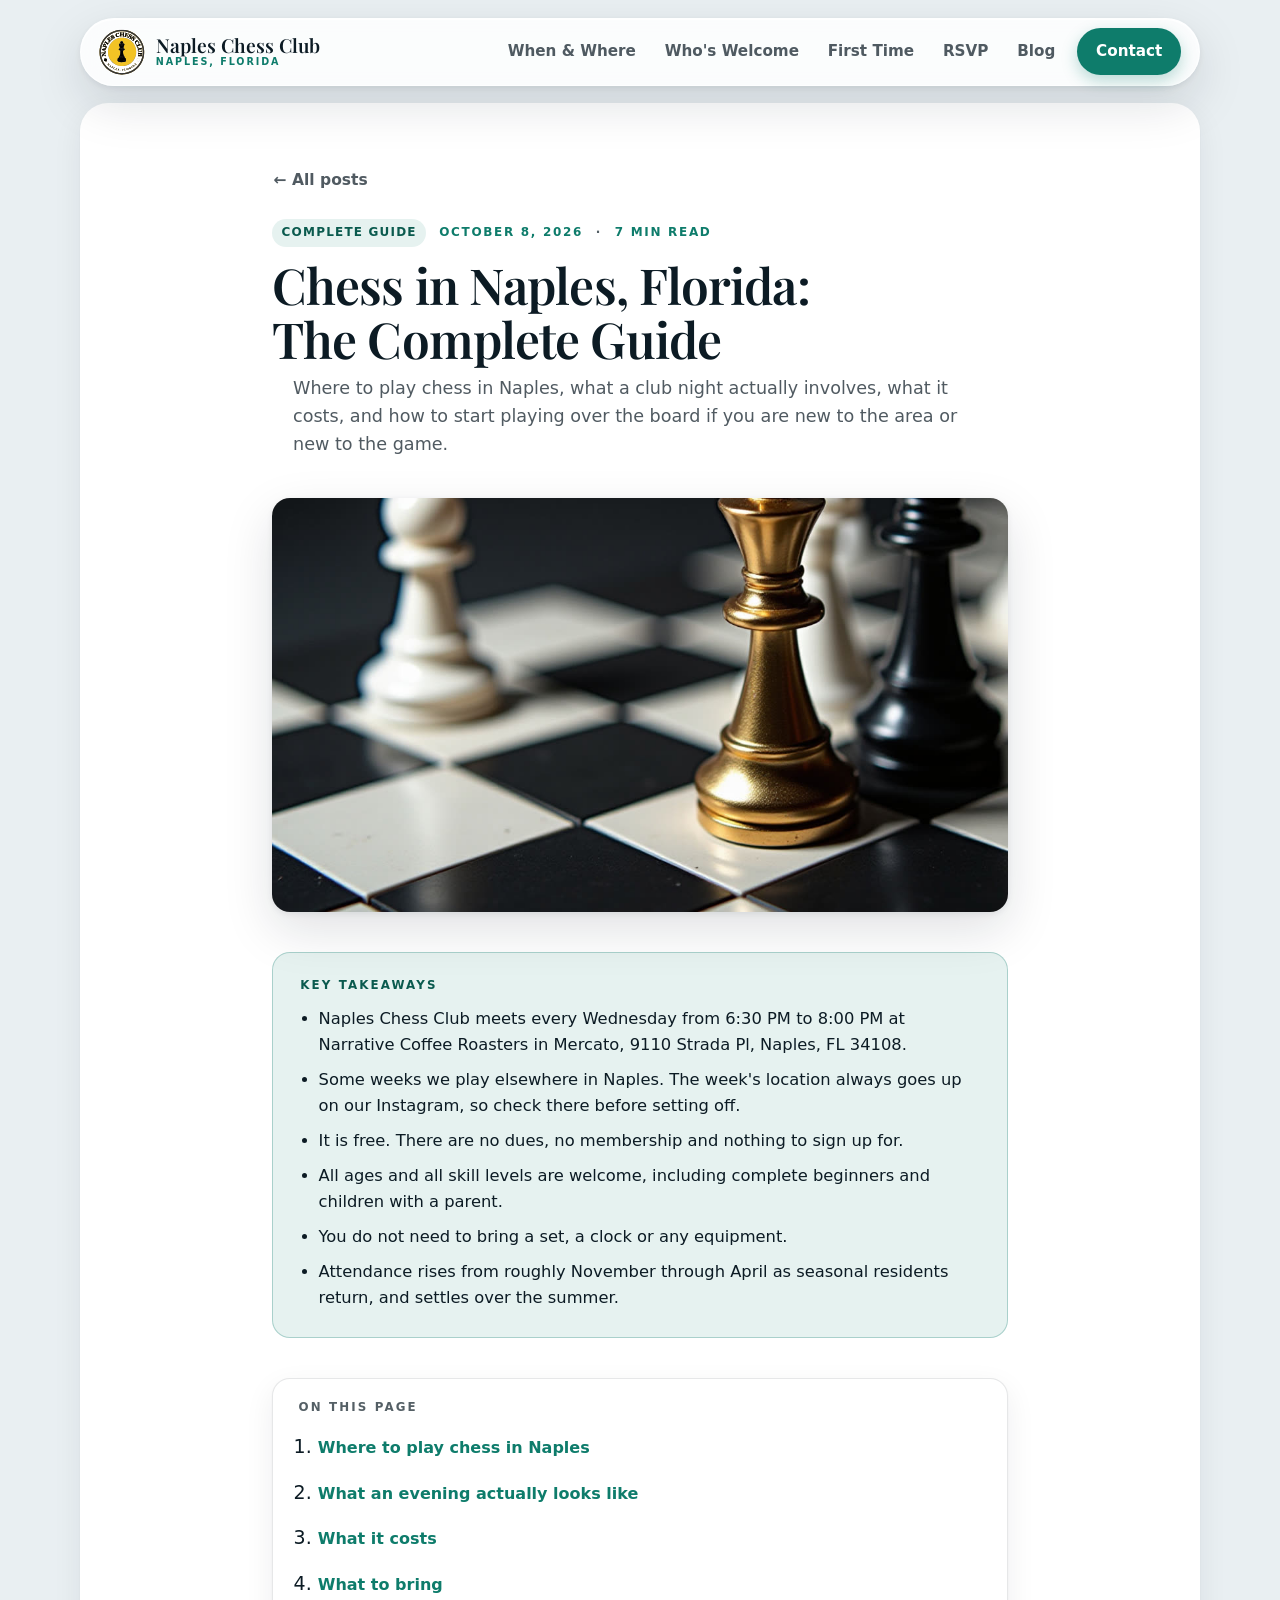
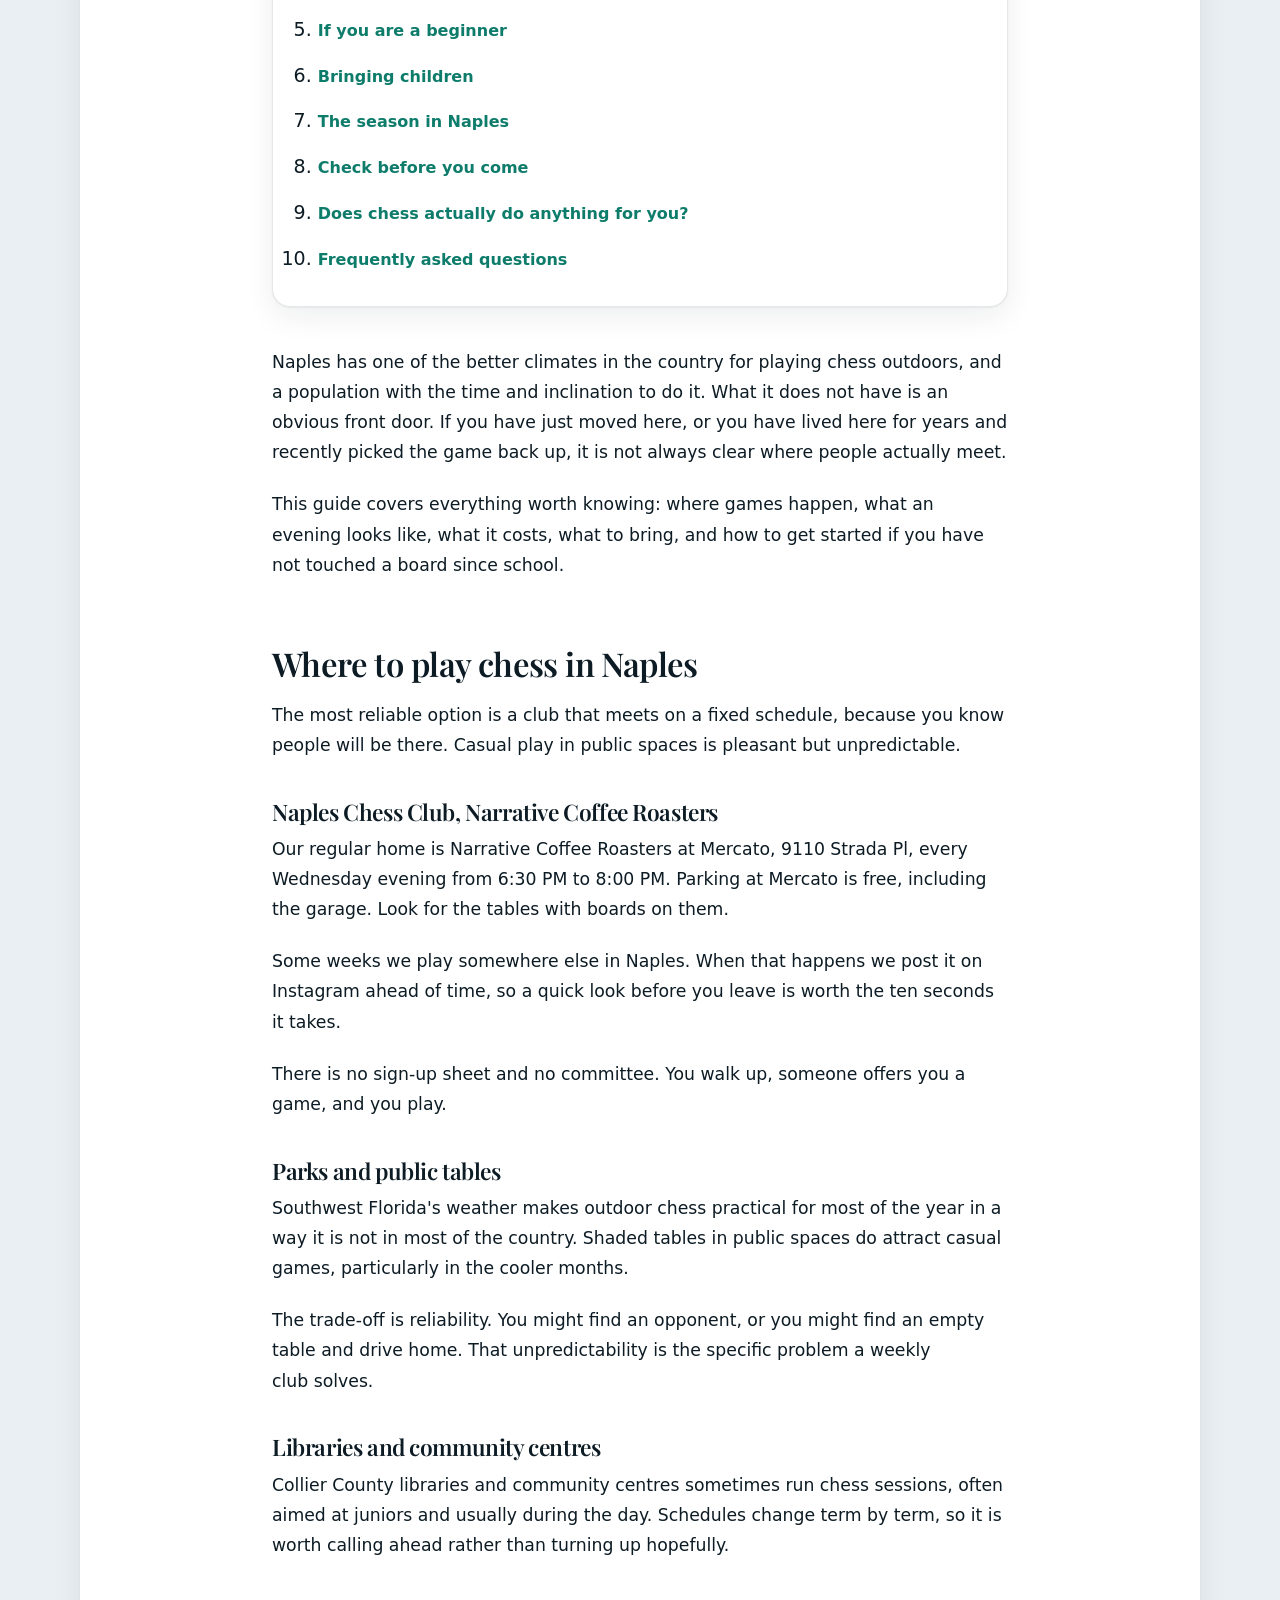
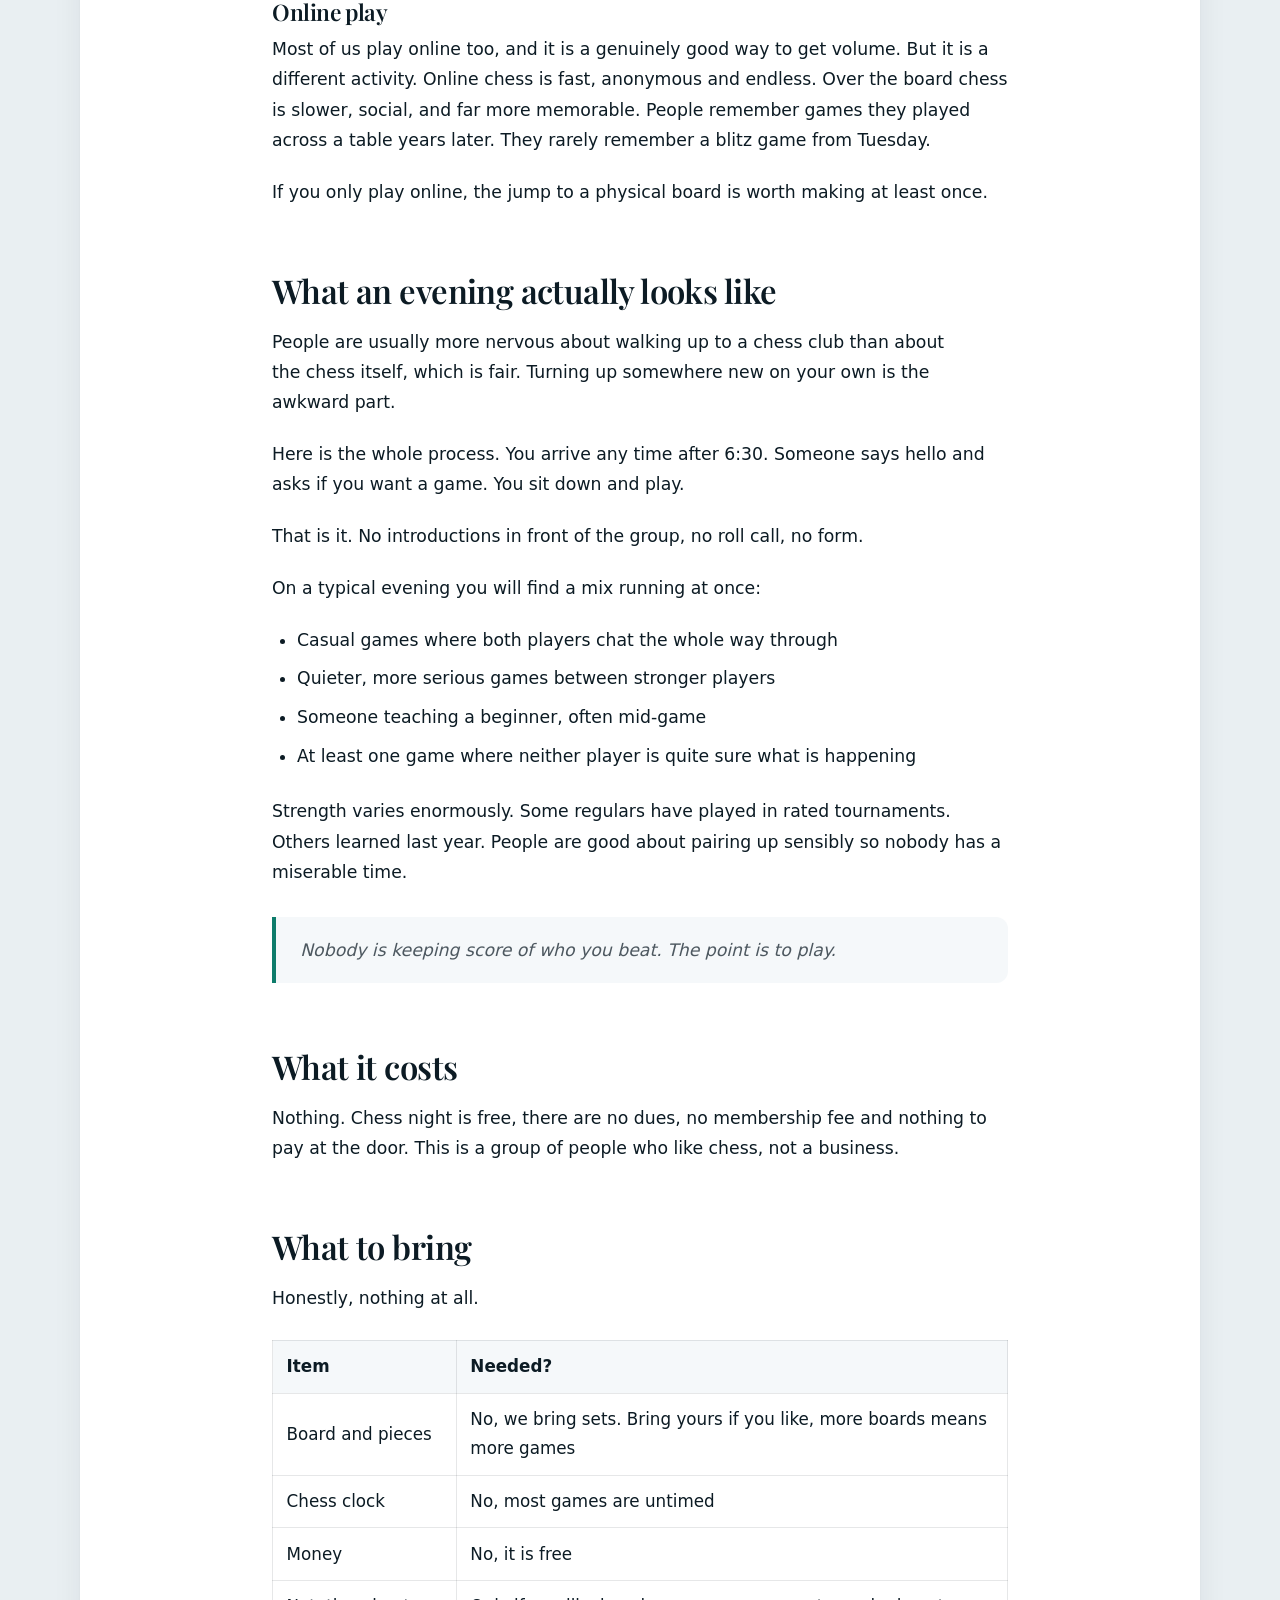
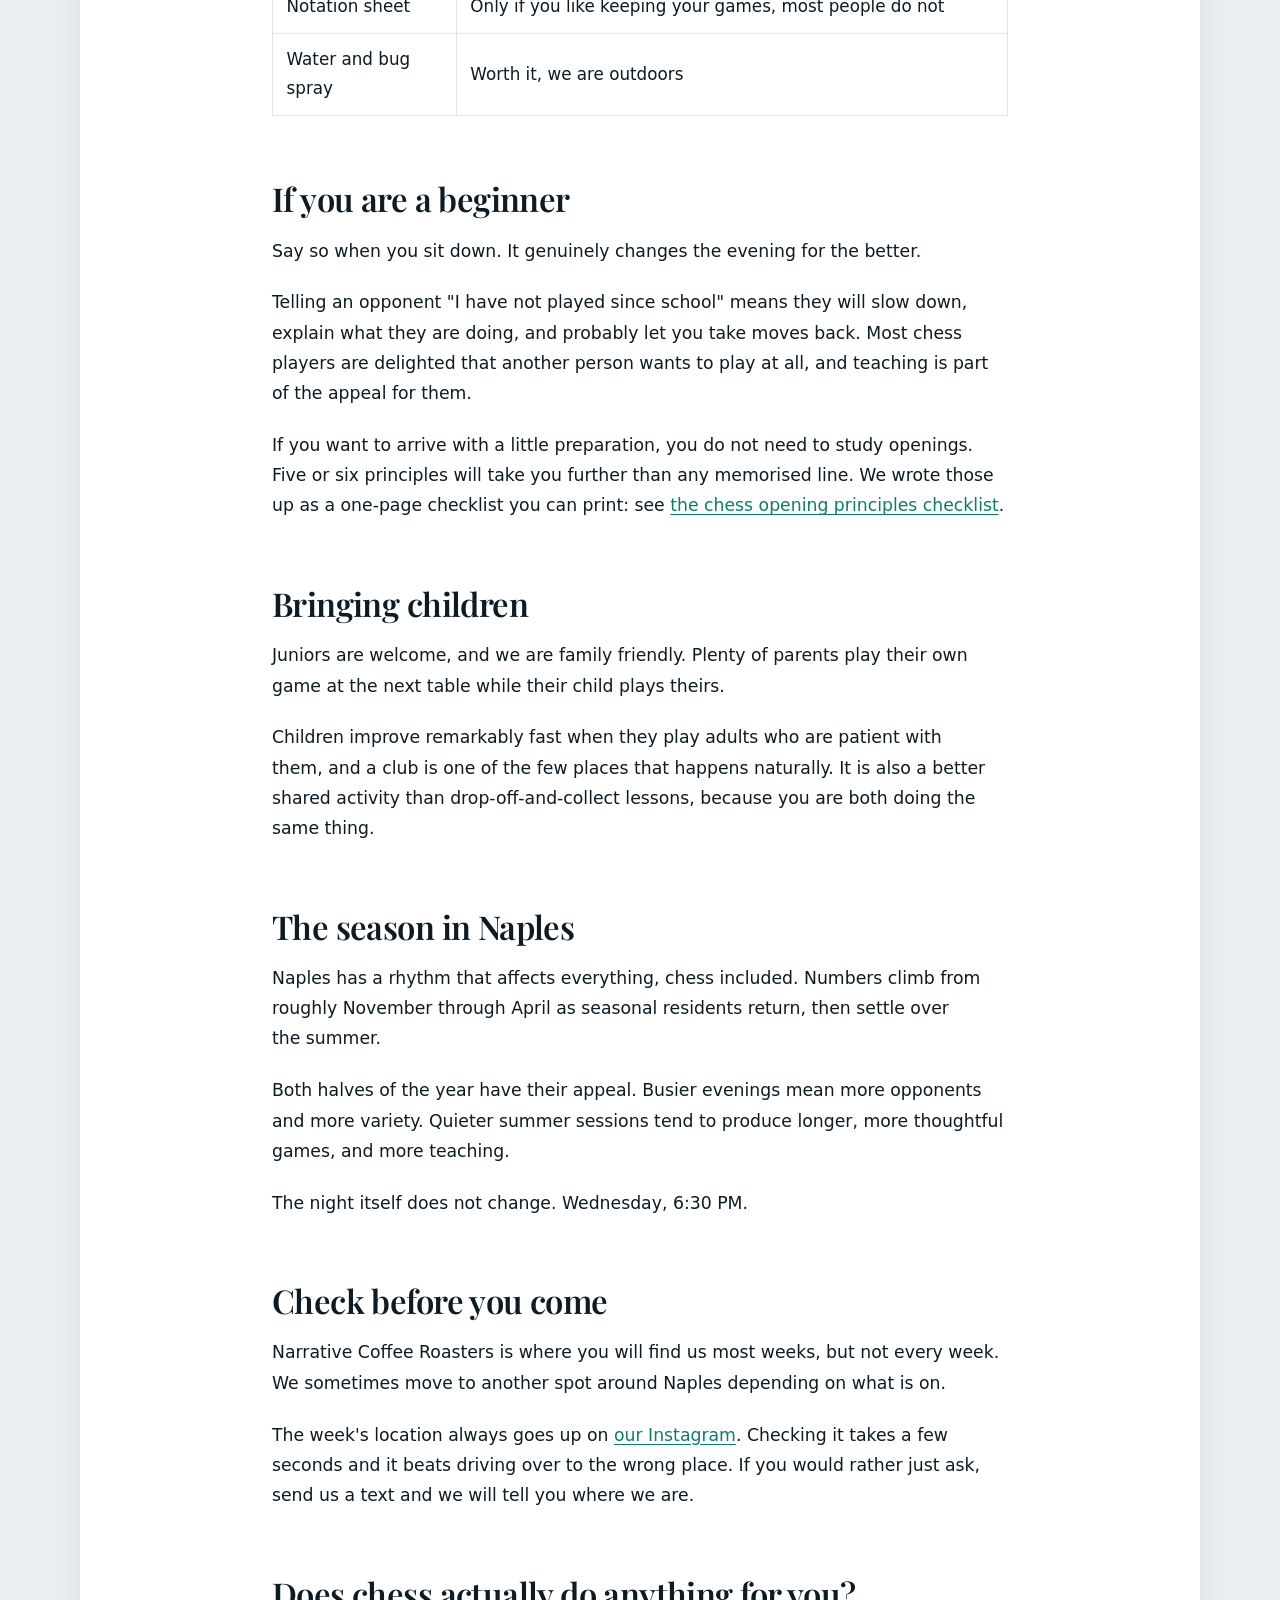
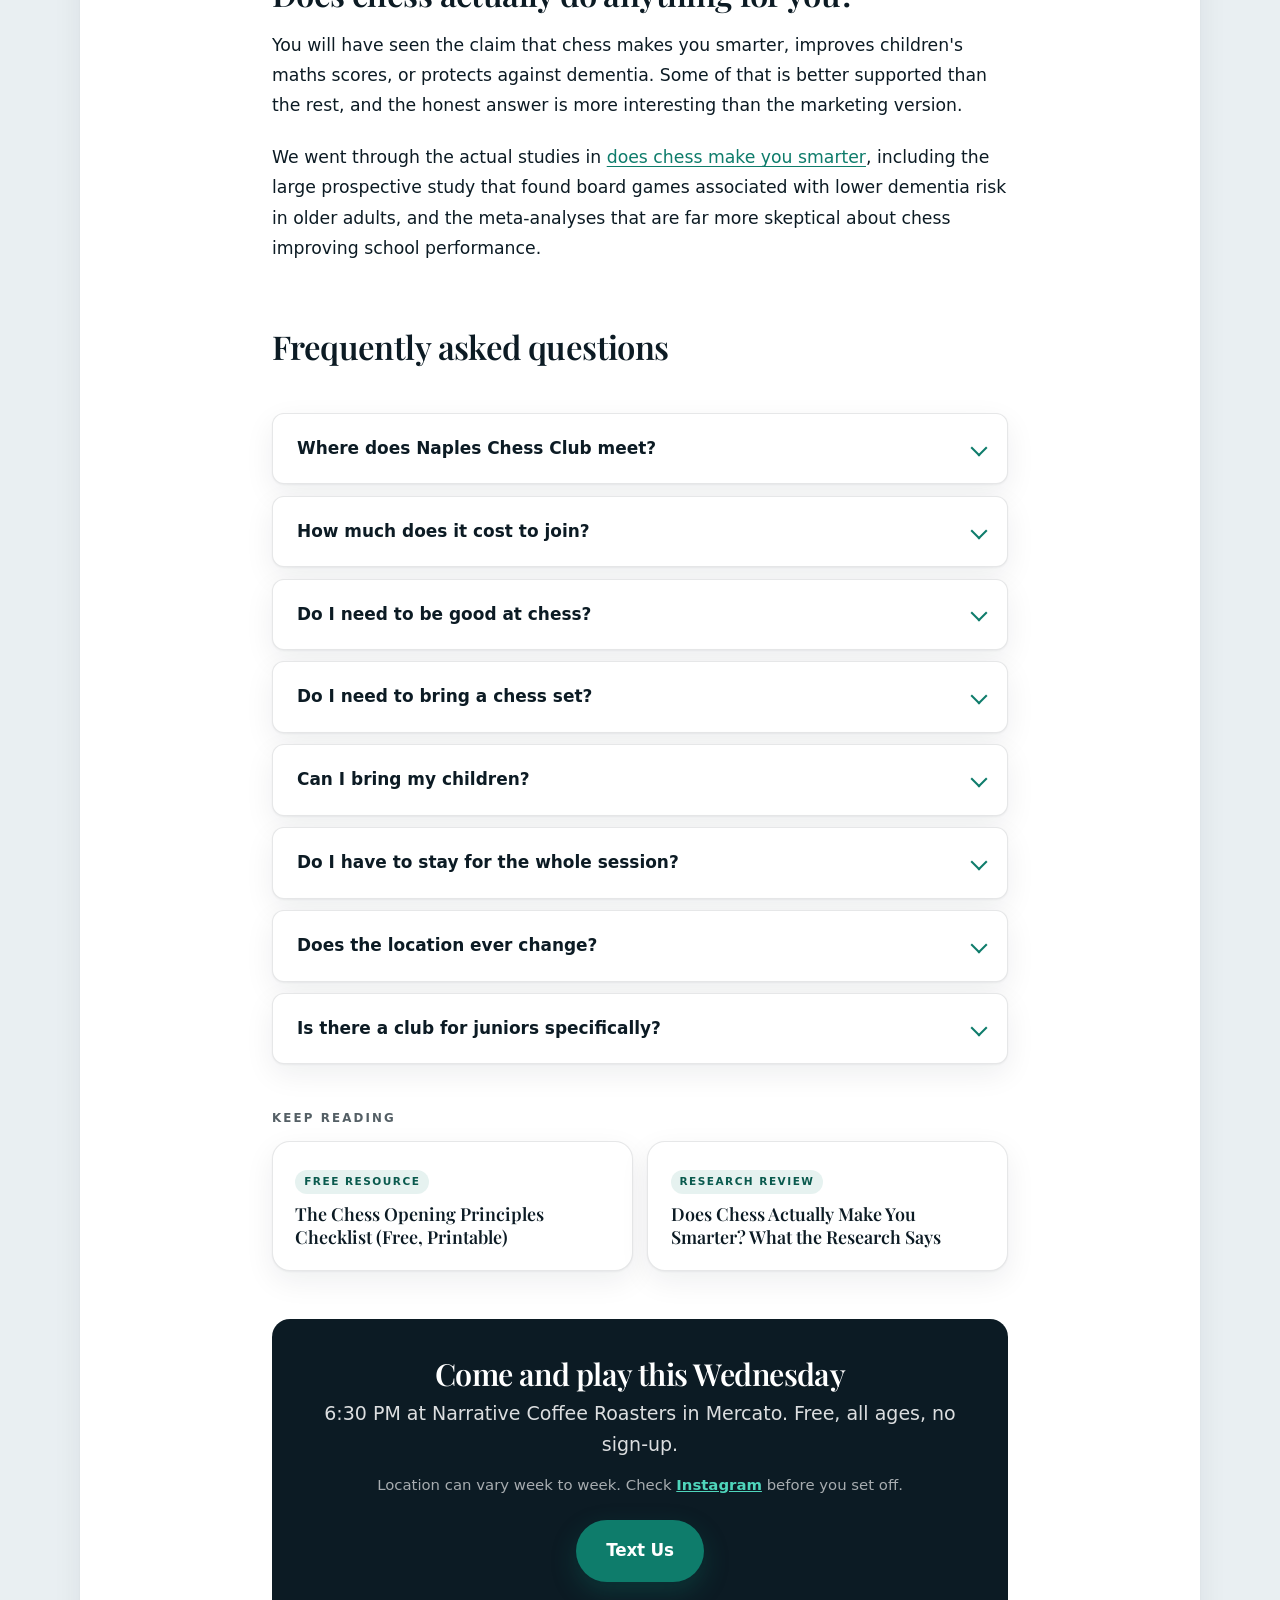
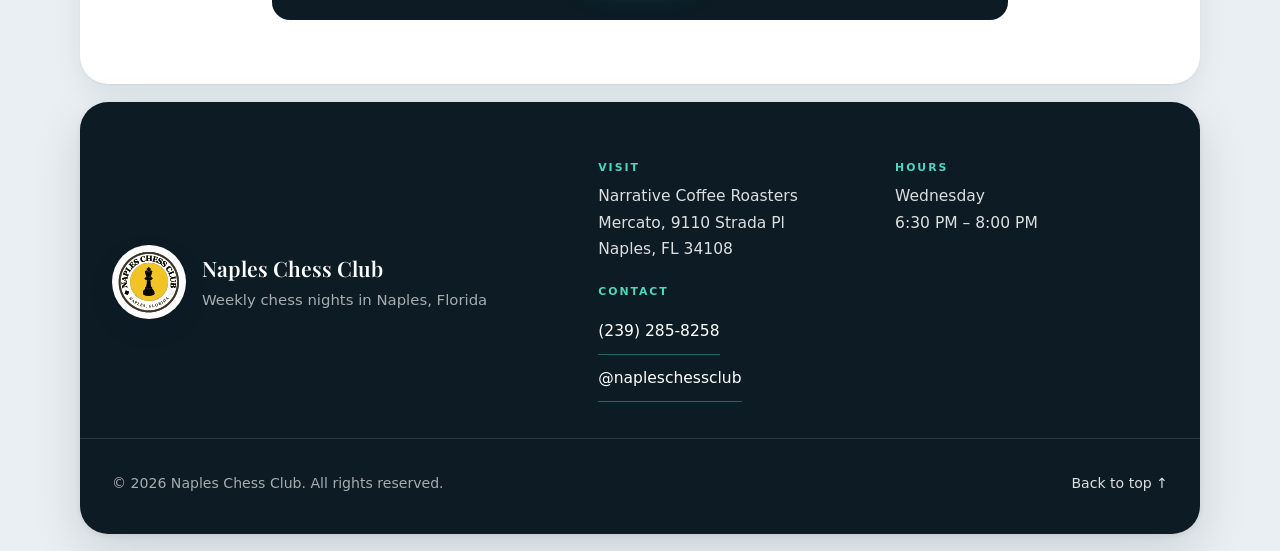
<file: blog/chess-in-naples-florida/index.html>
<!doctype html>
<html lang="en" class="no-js">
<head>
<meta charset="utf-8">
<script>document.documentElement.classList.remove("no-js");</script>
<meta name="viewport" content="width=device-width, initial-scale=1, viewport-fit=cover">

<title>Chess in Naples, Florida: The Complete Guide | Naples Chess Club</title>
<meta name="description" content="Where to play chess in Naples, what a club night actually involves, what it costs, and how to start playing over the board if you are new to the area or new to the game.">
<link rel="canonical" href="https://napleschessclub.com/blog/chess-in-naples-florida/">

<meta name="theme-color" content="#E9EFF2">
<meta name="robots" content="index, follow, max-image-preview:large, max-snippet:-1">

<meta property="og:type" content="article">
<meta property="og:site_name" content="Naples Chess Club">
<meta property="og:title" content="Chess in Naples, Florida: The Complete Guide | Naples Chess Club">
<meta property="og:description" content="Where to play chess in Naples, what a club night actually involves, what it costs, and how to start playing over the board if you are new to the area or new to the game.">
<meta property="og:url" content="https://napleschessclub.com/blog/chess-in-naples-florida/">
<meta property="og:image" content="https://napleschessclub.com/assets/img/blog-where-to-play.jpg">
<meta property="og:image:width" content="1200">
<meta property="og:image:height" content="630">
<meta property="og:image:alt" content="A chessboard with pieces part way through a game">
<meta property="og:locale" content="en_US">

<meta name="twitter:card" content="summary_large_image">
<meta name="twitter:title" content="Chess in Naples, Florida: The Complete Guide | Naples Chess Club">
<meta name="twitter:description" content="Where to play chess in Naples, what a club night actually involves, what it costs, and how to start playing over the board if you are new to the area or new to the game.">
<meta name="twitter:image" content="https://napleschessclub.com/assets/img/blog-where-to-play.jpg">

<link rel="icon" href="/assets/logo.svg" type="image/svg+xml">
<link rel="apple-touch-icon" href="/assets/logo.svg">
<link rel="alternate" type="application/rss+xml" title="Naples Chess Club blog" href="/feed.xml">

<link rel="preconnect" href="https://fonts.googleapis.com">
<link rel="preconnect" href="https://fonts.gstatic.com" crossorigin>
<link rel="stylesheet" href="https://fonts.googleapis.com/css2?family=Playfair+Display:ital,wght@0,500;0,600;0,700;1,500&display=swap">
<link rel="stylesheet" href="/assets/css/styles.css?v=14">
</head>
<body>

<a class="skip-link" href="#main">Skip to main content</a>

<header class="site-header" id="top">
  <div class="wrap header-inner">
    <a class="brand" href="/" aria-label="Naples Chess Club, home">
      <img src="/assets/logo.svg" alt="" width="56" height="56" class="brand-mark" decoding="async">
      <span class="brand-text">
        <span class="brand-name">Naples Chess Club</span>
        <span class="brand-sub">Naples, Florida</span>
      </span>
    </a>

    <nav class="site-nav" aria-label="Main">
      <ul>
        <li><a href="/#when">When &amp; Where</a></li>
        <li><a href="/#welcome">Who's Welcome</a></li>
        <li><a href="/#first-time">First Time</a></li>
        <li><a href="/#rsvp">RSVP</a></li>
        <li><a href="/blog/">Blog</a></li>
        <li><a class="nav-cta" href="/#contact">Contact</a></li>
      </ul>
    </nav>
  </div>
</header>

<main id="main">

  <article class="panel panel-white post">
    <div class="wrap narrow">

      <nav class="post-breadcrumb" aria-label="Breadcrumb">
        <a href="/blog/">&larr; All posts</a>
      </nav>

      <header class="post-header">
        <p class="post-meta">
          <span class="role">Complete guide</span>
          <time datetime="2026-10-08">October 8, 2026</time>
          <span class="dot">&middot;</span>
          <span>7 min read</span>
        </p>
        <h1>Chess in Naples, Florida: The Complete Guide</h1>
        <p class="lede">Where to play chess in Naples, what a club night actually involves, what it costs, and how to start playing over the board if you are new to the area or new to the game.</p>
      </header>

      <img class="post-hero" src="/assets/img/blog-where-to-play.jpg" alt="A chessboard with pieces part way through a game" width="1200" height="630" decoding="async">

      <aside class="takeaways">
        <h2>Key takeaways</h2>
        <ul>
<li>Naples Chess Club meets every Wednesday from 6:30 PM to 8:00 PM at Narrative Coffee Roasters in Mercato, 9110 Strada Pl, Naples, FL 34108.</li>
<li>Some weeks we play elsewhere in Naples. The week's location always goes up on our Instagram, so check there before setting off.</li>
<li>It is free. There are no dues, no membership and nothing to sign up for.</li>
<li>All ages and all skill levels are welcome, including complete beginners and children with a parent.</li>
<li>You do not need to bring a set, a clock or any equipment.</li>
<li>Attendance rises from roughly November through April as seasonal residents return, and settles over the summer.</li>
</ul>
      </aside>
      <nav class="toc" aria-labelledby="toc-h">
        <h2 id="toc-h">On this page</h2>
        <ol>
          <li><a href="#where-to-play-chess-in-naples">Where to play chess in Naples</a></li>
          <li><a href="#what-an-evening-actually-looks-like">What an evening actually looks like</a></li>
          <li><a href="#what-it-costs">What it costs</a></li>
          <li><a href="#what-to-bring">What to bring</a></li>
          <li><a href="#if-you-are-a-beginner">If you are a beginner</a></li>
          <li><a href="#bringing-children">Bringing children</a></li>
          <li><a href="#the-season-in-naples">The season in Naples</a></li>
          <li><a href="#check-before-you-come">Check before you come</a></li>
          <li><a href="#does-chess-actually-do-anything-for-you">Does chess actually do anything for you?</a></li>
          <li><a href="#frequently-asked-questions">Frequently asked questions</a></li>
        </ol>
      </nav>

      <div class="prose">
<p>Naples has one of the better climates in the country for playing chess outdoors, and a population with the time and inclination to do it. What it does not have is an obvious front door. If you have just moved here, or you have lived here for years and recently picked the game back up, it is not always clear where people actually meet.</p>
<p>This guide covers everything worth knowing: where games happen, what an evening looks like, what it costs, what to bring, and how to get started if you have not touched a board since school.</p>
<h2 id="where-to-play-chess-in-naples">Where to play chess in Naples</h2>
<p>The most reliable option is a club that meets on a fixed schedule, because you know people will be there. Casual play in public spaces is pleasant but unpredictable.</p>
<h3 id="naples-chess-club-narrative-coffee-roasters">Naples Chess Club, Narrative Coffee Roasters</h3>
<p>Our regular home is Narrative Coffee Roasters at Mercato, 9110 Strada Pl, every Wednesday evening from 6:30 PM to 8:00 PM. Parking at Mercato is free, including the garage. Look for the tables with boards on them.</p>
<p>Some weeks we play somewhere else in Naples. When that happens we post it on Instagram ahead of time, so a quick look before you leave is worth the ten seconds it takes.</p>
<p>There is no sign-up sheet and no committee. You walk up, someone offers you a game, and you play.</p>
<h3 id="parks-and-public-tables">Parks and public tables</h3>
<p>Southwest Florida's weather makes outdoor chess practical for most of the year in a way it is not in most of the country. Shaded tables in public spaces do attract casual games, particularly in the cooler months.</p>
<p>The trade-off is reliability. You might find an opponent, or you might find an empty table and drive home. That unpredictability is the specific problem a weekly club solves.</p>
<h3 id="libraries-and-community-centres">Libraries and community centres</h3>
<p>Collier County libraries and community centres sometimes run chess sessions, often aimed at juniors and usually during the day. Schedules change term by term, so it is worth calling ahead rather than turning up hopefully.</p>
<h3 id="online-play">Online play</h3>
<p>Most of us play online too, and it is a genuinely good way to get volume. But it is a different activity. Online chess is fast, anonymous and endless. Over the board chess is slower, social, and far more memorable. People remember games they played across a table years later. They rarely remember a blitz game from Tuesday.</p>
<p>If you only play online, the jump to a physical board is worth making at least once.</p>
<h2 id="what-an-evening-actually-looks-like">What an evening actually looks like</h2>
<p>People are usually more nervous about walking up to a chess club than about the chess itself, which is fair. Turning up somewhere new on your own is the awkward part.</p>
<p>Here is the whole process. You arrive any time after 6:30. Someone says hello and asks if you want a game. You sit down and play.</p>
<p>That is it. No introductions in front of the group, no roll call, no form.</p>
<p>On a typical evening you will find a mix running at once:</p>
<ul>
<li>Casual games where both players chat the whole way through</li>
<li>Quieter, more serious games between stronger players</li>
<li>Someone teaching a beginner, often mid-game</li>
<li>At least one game where neither player is quite sure what is happening</li>
</ul>
<p>Strength varies enormously. Some regulars have played in rated tournaments. Others learned last year. People are good about pairing up sensibly so nobody has a miserable time.</p>
<blockquote>
<p>Nobody is keeping score of who you beat. The point is to play.</p>
</blockquote>
<h2 id="what-it-costs">What it costs</h2>
<p>Nothing. Chess night is free, there are no dues, no membership fee and nothing to pay at the door. This is a group of people who like chess, not a business.</p>
<h2 id="what-to-bring">What to bring</h2>
<p>Honestly, nothing at all.</p>
<table><thead><tr><th>Item</th><th>Needed?</th></tr></thead><tbody><tr><td>Board and pieces</td><td>No, we bring sets. Bring yours if you like, more boards means more games</td></tr><tr><td>Chess clock</td><td>No, most games are untimed</td></tr><tr><td>Money</td><td>No, it is free</td></tr><tr><td>Notation sheet</td><td>Only if you like keeping your games, most people do not</td></tr><tr><td>Water and bug spray</td><td>Worth it, we are outdoors</td></tr></tbody></table>
<h2 id="if-you-are-a-beginner">If you are a beginner</h2>
<p>Say so when you sit down. It genuinely changes the evening for the better.</p>
<p>Telling an opponent "I have not played since school" means they will slow down, explain what they are doing, and probably let you take moves back. Most chess players are delighted that another person wants to play at all, and teaching is part of the appeal for them.</p>
<p>If you want to arrive with a little preparation, you do not need to study openings. Five or six principles will take you further than any memorised line. We wrote those up as a one-page checklist you can print: see <a href="/blog/chess-opening-principles-checklist/">the chess opening principles checklist</a>.</p>
<h2 id="bringing-children">Bringing children</h2>
<p>Juniors are welcome, and we are family friendly. Plenty of parents play their own game at the next table while their child plays theirs.</p>
<p>Children improve remarkably fast when they play adults who are patient with them, and a club is one of the few places that happens naturally. It is also a better shared activity than drop-off-and-collect lessons, because you are both doing the same thing.</p>
<h2 id="the-season-in-naples">The season in Naples</h2>
<p>Naples has a rhythm that affects everything, chess included. Numbers climb from roughly November through April as seasonal residents return, then settle over the summer.</p>
<p>Both halves of the year have their appeal. Busier evenings mean more opponents and more variety. Quieter summer sessions tend to produce longer, more thoughtful games, and more teaching.</p>
<p>The night itself does not change. Wednesday, 6:30 PM.</p>
<h2 id="check-before-you-come">Check before you come</h2>
<p>Narrative Coffee Roasters is where you will find us most weeks, but not every week. We sometimes move to another spot around Naples depending on what is on.</p>
<p>The week's location always goes up on <a href="https://www.instagram.com/napleschessclub/" target="_blank" rel="noopener">our Instagram</a>. Checking it takes a few seconds and it beats driving over to the wrong place. If you would rather just ask, send us a text and we will tell you where we are.</p>
<h2 id="does-chess-actually-do-anything-for-you">Does chess actually do anything for you?</h2>
<p>You will have seen the claim that chess makes you smarter, improves children's maths scores, or protects against dementia. Some of that is better supported than the rest, and the honest answer is more interesting than the marketing version.</p>
<p>We went through the actual studies in <a href="/blog/does-chess-make-you-smarter/">does chess make you smarter</a>, including the large prospective study that found board games associated with lower dementia risk in older adults, and the meta-analyses that are far more skeptical about chess improving school performance.</p>
<h2 id="frequently-asked-questions">Frequently asked questions</h2>
      <div class="faq faq-light">
        <details>
          <summary>Where does Naples Chess Club meet?</summary>
          <div class="faq-body"><p>Narrative Coffee Roasters at Mercato, 9110 Strada Pl, Naples, FL 34108. We meet every Wednesday from 6:30 PM to 8:00 PM, and parking at Mercato is free. Some weeks we play elsewhere in Naples, so check our Instagram before you set off.</p></div>
        </details>
        <details>
          <summary>How much does it cost to join?</summary>
          <div class="faq-body"><p>Nothing. There are no dues, no membership fee and nothing to sign up for. Chess night is free to attend.</p></div>
        </details>
        <details>
          <summary>Do I need to be good at chess?</summary>
          <div class="faq-body"><p>No. Complete beginners and experienced tournament players sit at the same tables every week. If you know how the pieces move, you know enough to turn up.</p></div>
        </details>
        <details>
          <summary>Do I need to bring a chess set?</summary>
          <div class="faq-body"><p>No. We bring sets and boards. If you own a set you like, you are welcome to bring it, because more boards means more games running at the same time.</p></div>
        </details>
        <details>
          <summary>Can I bring my children?</summary>
          <div class="faq-body"><p>Yes. All ages are welcome and we are family friendly. Many parents play their own game while their children play theirs.</p></div>
        </details>
        <details>
          <summary>Do I have to stay for the whole session?</summary>
          <div class="faq-body"><p>No. Some people play one game and leave, others stay from 6:30 through to 8:00. Coming and going as it suits you is completely normal.</p></div>
        </details>
        <details>
          <summary>Does the location ever change?</summary>
          <div class="faq-body"><p>Yes, occasionally. Narrative Coffee Roasters at Mercato is our regular home, but some weeks we play somewhere else around Naples. We always post the week's location on Instagram, so check there before heading over, or send us a text and we will tell you.</p></div>
        </details>
        <details>
          <summary>Is there a club for juniors specifically?</summary>
          <div class="faq-body"><p>Our Wednesday evenings are open to all ages rather than split by age group. Collier County libraries and some schools run junior-specific sessions during term time, which are worth looking into if you want something aimed only at children.</p></div>
        </details>
      </div>

      </div>

      <nav class="related" aria-labelledby="related-h">
        <h2 id="related-h">Keep reading</h2>
        <ul class="related-grid">
          <li><a href="/blog/chess-opening-principles-checklist/">
            <span class="role">Free resource</span>
            <strong>The Chess Opening Principles Checklist (Free, Printable)</strong>
          </a></li>
          <li><a href="/blog/does-chess-make-you-smarter/">
            <span class="role">Research review</span>
            <strong>Does Chess Actually Make You Smarter? What the Research Says</strong>
          </a></li>
        </ul>
      </nav>

      <div class="post-cta">
        <h2>Come and play this Wednesday</h2>
        <p>6:30&nbsp;PM at Narrative Coffee Roasters in Mercato. Free, all ages, no sign-up.</p>
        <p class="post-cta-note">Location can vary week to week. Check <a href="https://www.instagram.com/napleschessclub/" target="_blank" rel="noopener">Instagram</a> before you set off.</p>
        <a class="btn btn-accent" href="sms:+12392858258?&amp;body=Hi!%20I'd%20like%20to%20come%20to%20chess%20night.">Text Us</a>
      </div>

    </div>
  </article>
</main>

<footer class="site-footer">
  <div class="wrap footer-inner">
    <div class="footer-brand">
      <span class="crest-badge">
        <img src="/assets/logo.svg" alt="" width="66" height="66" loading="lazy" decoding="async">
      </span>
      <div>
        <p class="footer-name">Naples Chess Club</p>
        <p class="footer-tag">Weekly chess nights in Naples, Florida</p>
      </div>
    </div>

    <div class="footer-cols">
      <div>
        <h3>Visit</h3>
        <p>Narrative Coffee Roasters<br>Mercato, 9110 Strada Pl<br>Naples, FL 34108</p>
      </div>
      <div>
        <h3>Hours</h3>
        <p>Wednesday<br>6:30&nbsp;PM &ndash; 8:00&nbsp;PM</p>
      </div>
      <div>
        <h3>Contact</h3>
        <p>
          <a href="tel:+12392858258">(239) 285-8258</a><br>
          <a href="https://www.instagram.com/napleschessclub/" target="_blank" rel="noopener">@napleschessclub</a>
        </p>
      </div>
    </div>
  </div>
  <div class="wrap footer-base">
    <p>&copy; <span id="year">2026</span> Naples Chess Club. All rights reserved.</p>
    <p><a href="/">Back to top &uarr;</a></p>
  </div>
</footer>
<div class="dock" aria-label="Quick actions">
  <a class="dock-btn dock-primary" href="/#rsvp">
    <svg class="ico" viewBox="0 0 24 24" aria-hidden="true"><path d="m5 12.5 4.5 4.5L19 7.5"/></svg>
    RSVP
  </a>
  <a class="dock-btn" href="https://maps.google.com/?q=Narrative+Coffee+Roasters,+9110+Strada+Pl,+Naples,+FL+34108" target="_blank" rel="noopener">
    <svg class="ico" viewBox="0 0 24 24" aria-hidden="true"><path d="M12 21s7-5.6 7-11a7 7 0 1 0-14 0c0 5.4 7 11 7 11Z"/><circle cx="12" cy="10" r="2.6"/></svg>
    Directions
  </a>
</div>

<script src="/assets/js/main.js?v=14" defer></script>

<script type="application/ld+json">
{
  "@context": "https://schema.org",
  "@graph": [
    {
      "@type": "BlogPosting",
      "@id": "https://napleschessclub.com/blog/chess-in-naples-florida/#post",
      "headline": "Chess in Naples, Florida: The Complete Guide",
      "name": "Chess in Naples, Florida: The Complete Guide",
      "description": "Where to play chess in Naples, what a club night actually involves, what it costs, and how to start playing over the board if you are new to the area or new to the game.",
      "datePublished": "2026-10-08",
      "dateModified": "2026-10-12",
      "image": {
        "@type": "ImageObject",
        "url": "https://napleschessclub.com/assets/img/blog-where-to-play.jpg",
        "width": 1200,
        "height": 630
      },
      "url": "https://napleschessclub.com/blog/chess-in-naples-florida/",
      "mainEntityOfPage": {
        "@type": "WebPage",
        "@id": "https://napleschessclub.com/blog/chess-in-naples-florida/"
      },
      "wordCount": 1555,
      "timeRequired": "PT7M",
      "inLanguage": "en-US",
      "articleSection": "Complete guide",
      "keywords": "chess in Naples Florida, Naples chess club, where to play chess Naples, chess near me Naples, Narrative Coffee Roasters chess",
      "author": {
        "@type": "Organization",
        "name": "Naples Chess Club",
        "url": "https://napleschessclub.com/"
      },
      "publisher": {
        "@type": "Organization",
        "name": "Naples Chess Club",
        "url": "https://napleschessclub.com/",
        "logo": {
          "@type": "ImageObject",
          "url": "https://napleschessclub.com/assets/logo.svg"
        }
      },
      "isPartOf": {
        "@id": "https://napleschessclub.com/blog/#blog"
      },
      "about": {
        "@type": "Thing",
        "name": "Chess"
      },
      "speakable": {
        "@type": "SpeakableSpecification",
        "cssSelector": [
          ".takeaways",
          ".lede"
        ]
      }
    },
    {
      "@type": "BreadcrumbList",
      "itemListElement": [
        {
          "@type": "ListItem",
          "position": 1,
          "name": "Home",
          "item": "https://napleschessclub.com/"
        },
        {
          "@type": "ListItem",
          "position": 2,
          "name": "Blog",
          "item": "https://napleschessclub.com/blog/"
        },
        {
          "@type": "ListItem",
          "position": 3,
          "name": "Chess in Naples, Florida: The Complete Guide",
          "item": "https://napleschessclub.com/blog/chess-in-naples-florida/"
        }
      ]
    },
    {
      "@type": "FAQPage",
      "@id": "https://napleschessclub.com/blog/chess-in-naples-florida/#faq",
      "mainEntity": [
        {
          "@type": "Question",
          "name": "Where does Naples Chess Club meet?",
          "acceptedAnswer": {
            "@type": "Answer",
            "text": "Narrative Coffee Roasters at Mercato, 9110 Strada Pl, Naples, FL 34108. We meet every Wednesday from 6:30 PM to 8:00 PM, and parking at Mercato is free. Some weeks we play elsewhere in Naples, so check our Instagram before you set off."
          }
        },
        {
          "@type": "Question",
          "name": "How much does it cost to join?",
          "acceptedAnswer": {
            "@type": "Answer",
            "text": "Nothing. There are no dues, no membership fee and nothing to sign up for. Chess night is free to attend."
          }
        },
        {
          "@type": "Question",
          "name": "Do I need to be good at chess?",
          "acceptedAnswer": {
            "@type": "Answer",
            "text": "No. Complete beginners and experienced tournament players sit at the same tables every week. If you know how the pieces move, you know enough to turn up."
          }
        },
        {
          "@type": "Question",
          "name": "Do I need to bring a chess set?",
          "acceptedAnswer": {
            "@type": "Answer",
            "text": "No. We bring sets and boards. If you own a set you like, you are welcome to bring it, because more boards means more games running at the same time."
          }
        },
        {
          "@type": "Question",
          "name": "Can I bring my children?",
          "acceptedAnswer": {
            "@type": "Answer",
            "text": "Yes. All ages are welcome and we are family friendly. Many parents play their own game while their children play theirs."
          }
        },
        {
          "@type": "Question",
          "name": "Do I have to stay for the whole session?",
          "acceptedAnswer": {
            "@type": "Answer",
            "text": "No. Some people play one game and leave, others stay from 6:30 through to 8:00. Coming and going as it suits you is completely normal."
          }
        },
        {
          "@type": "Question",
          "name": "Does the location ever change?",
          "acceptedAnswer": {
            "@type": "Answer",
            "text": "Yes, occasionally. Narrative Coffee Roasters at Mercato is our regular home, but some weeks we play somewhere else around Naples. We always post the week's location on Instagram, so check there before heading over, or send us a text and we will tell you."
          }
        },
        {
          "@type": "Question",
          "name": "Is there a club for juniors specifically?",
          "acceptedAnswer": {
            "@type": "Answer",
            "text": "Our Wednesday evenings are open to all ages rather than split by age group. Collier County libraries and some schools run junior-specific sessions during term time, which are worth looking into if you want something aimed only at children."
          }
        }
      ]
    }
  ]
}
</script>

</body>
</html>
</file>
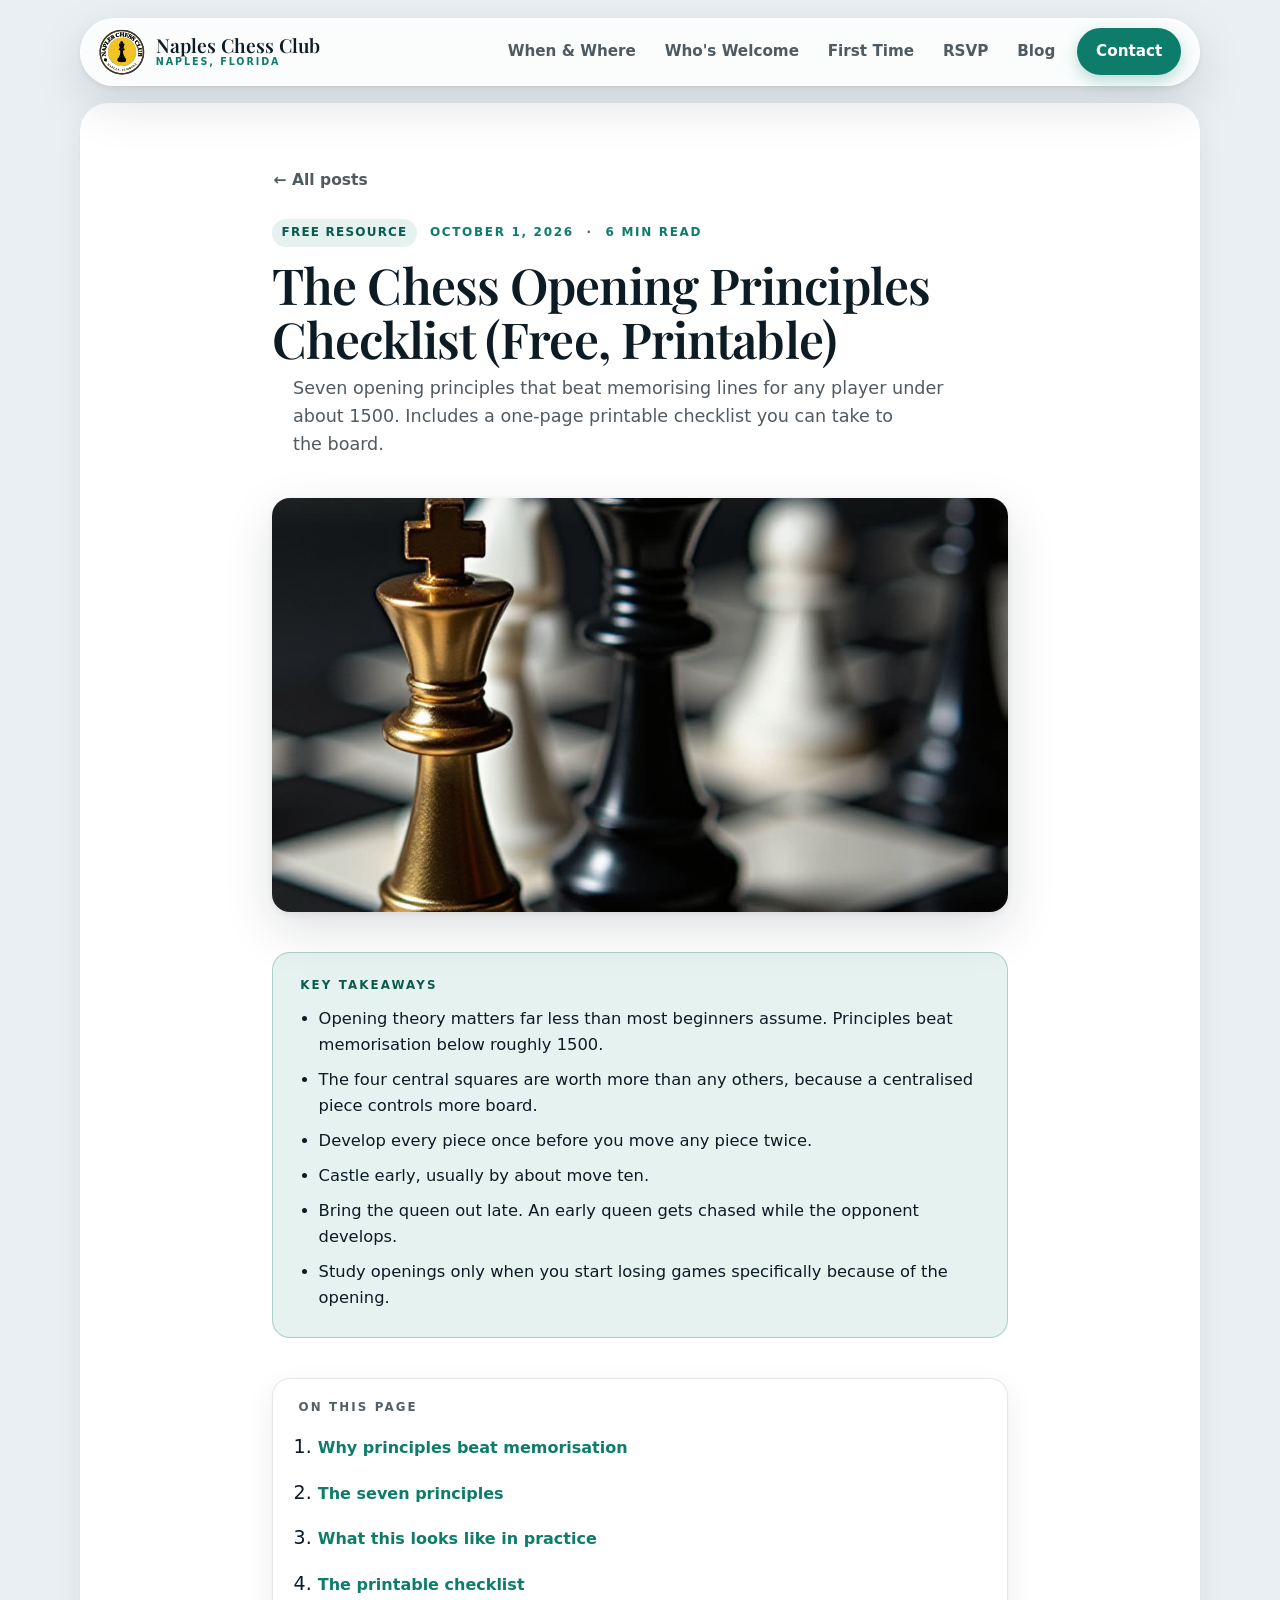
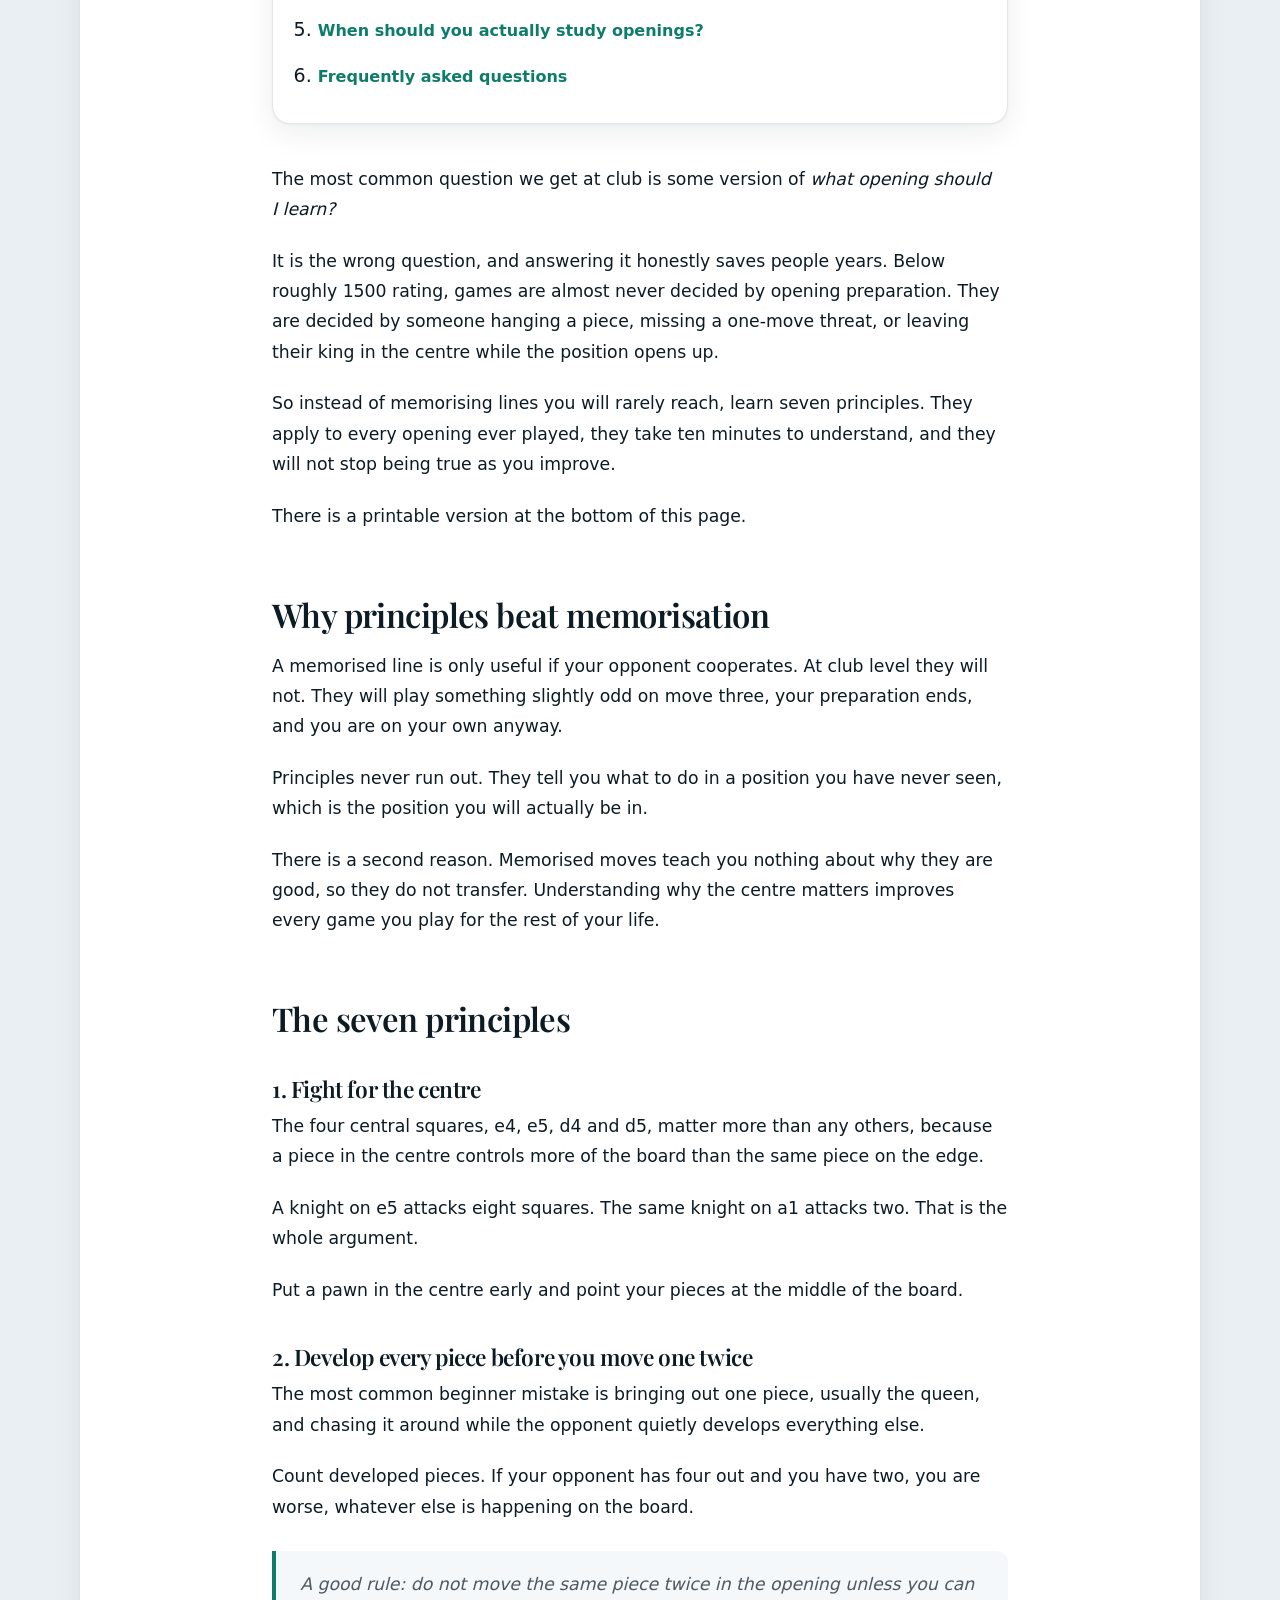
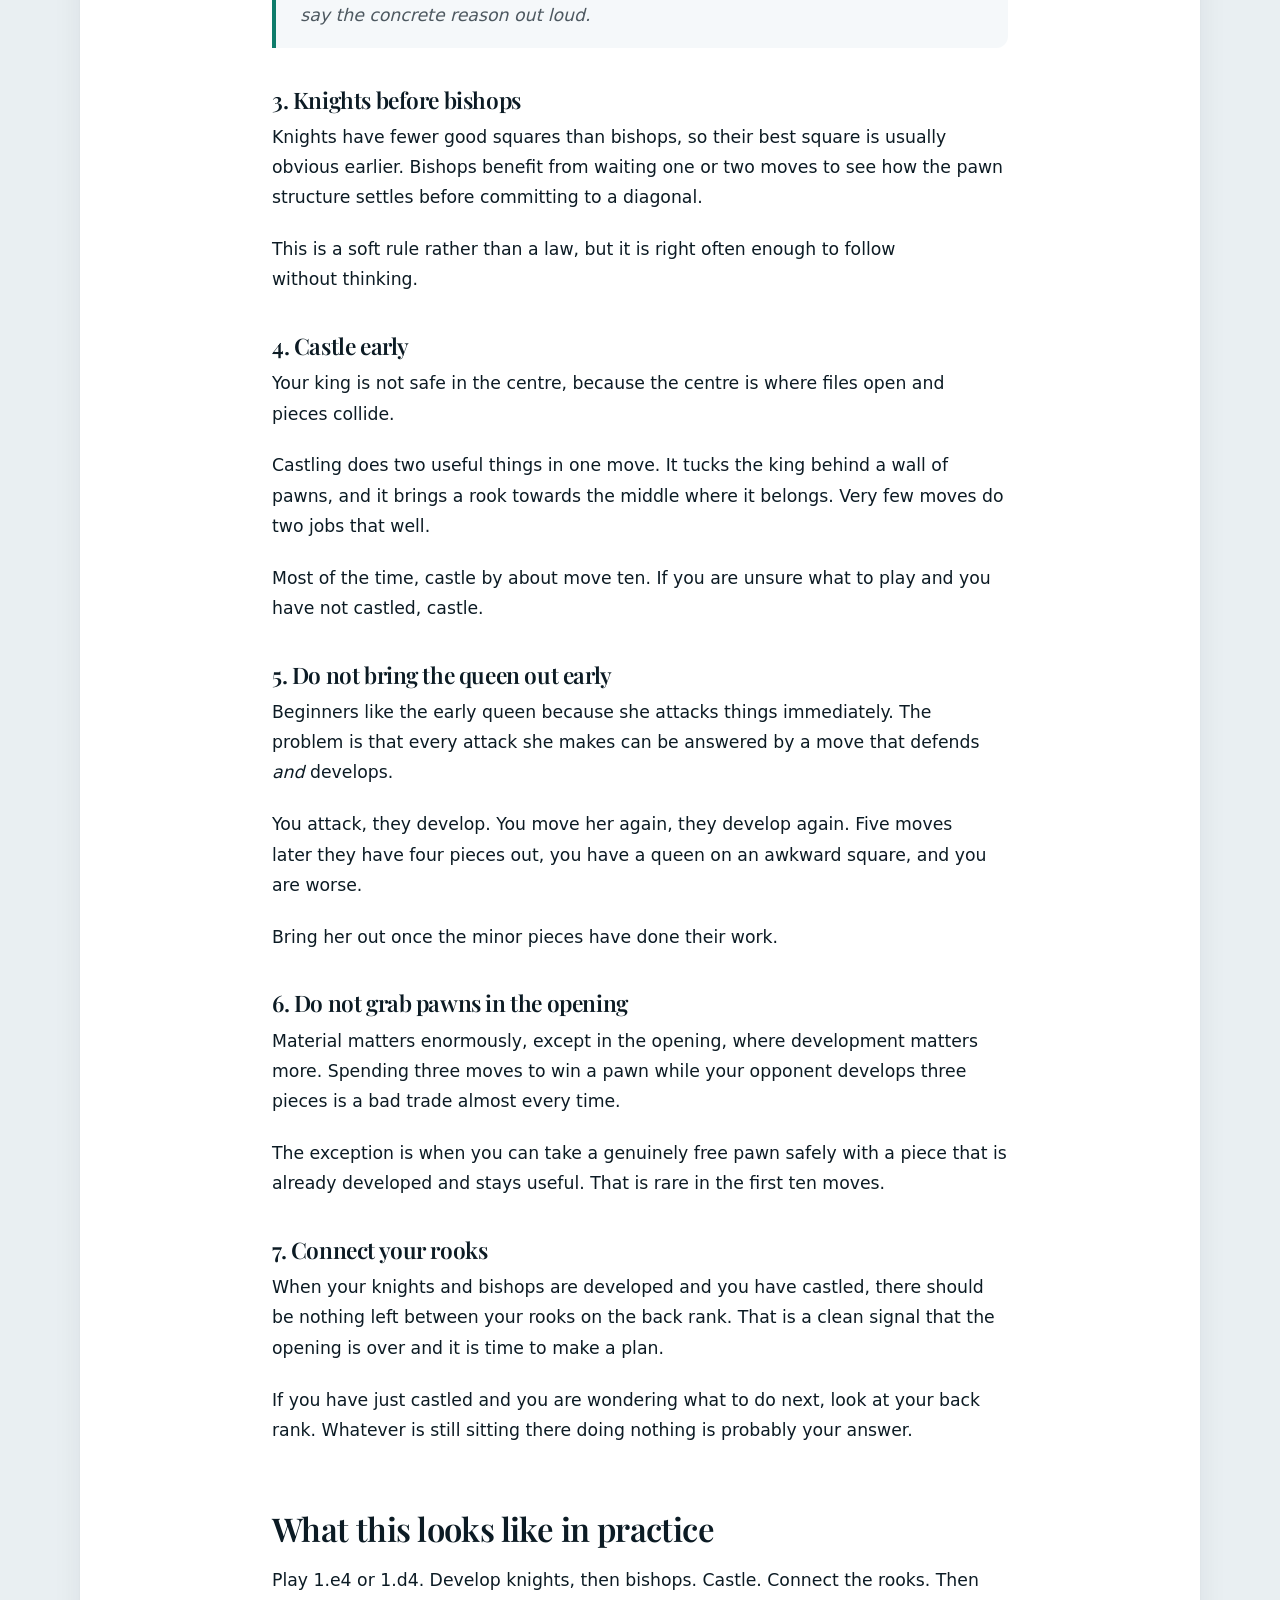
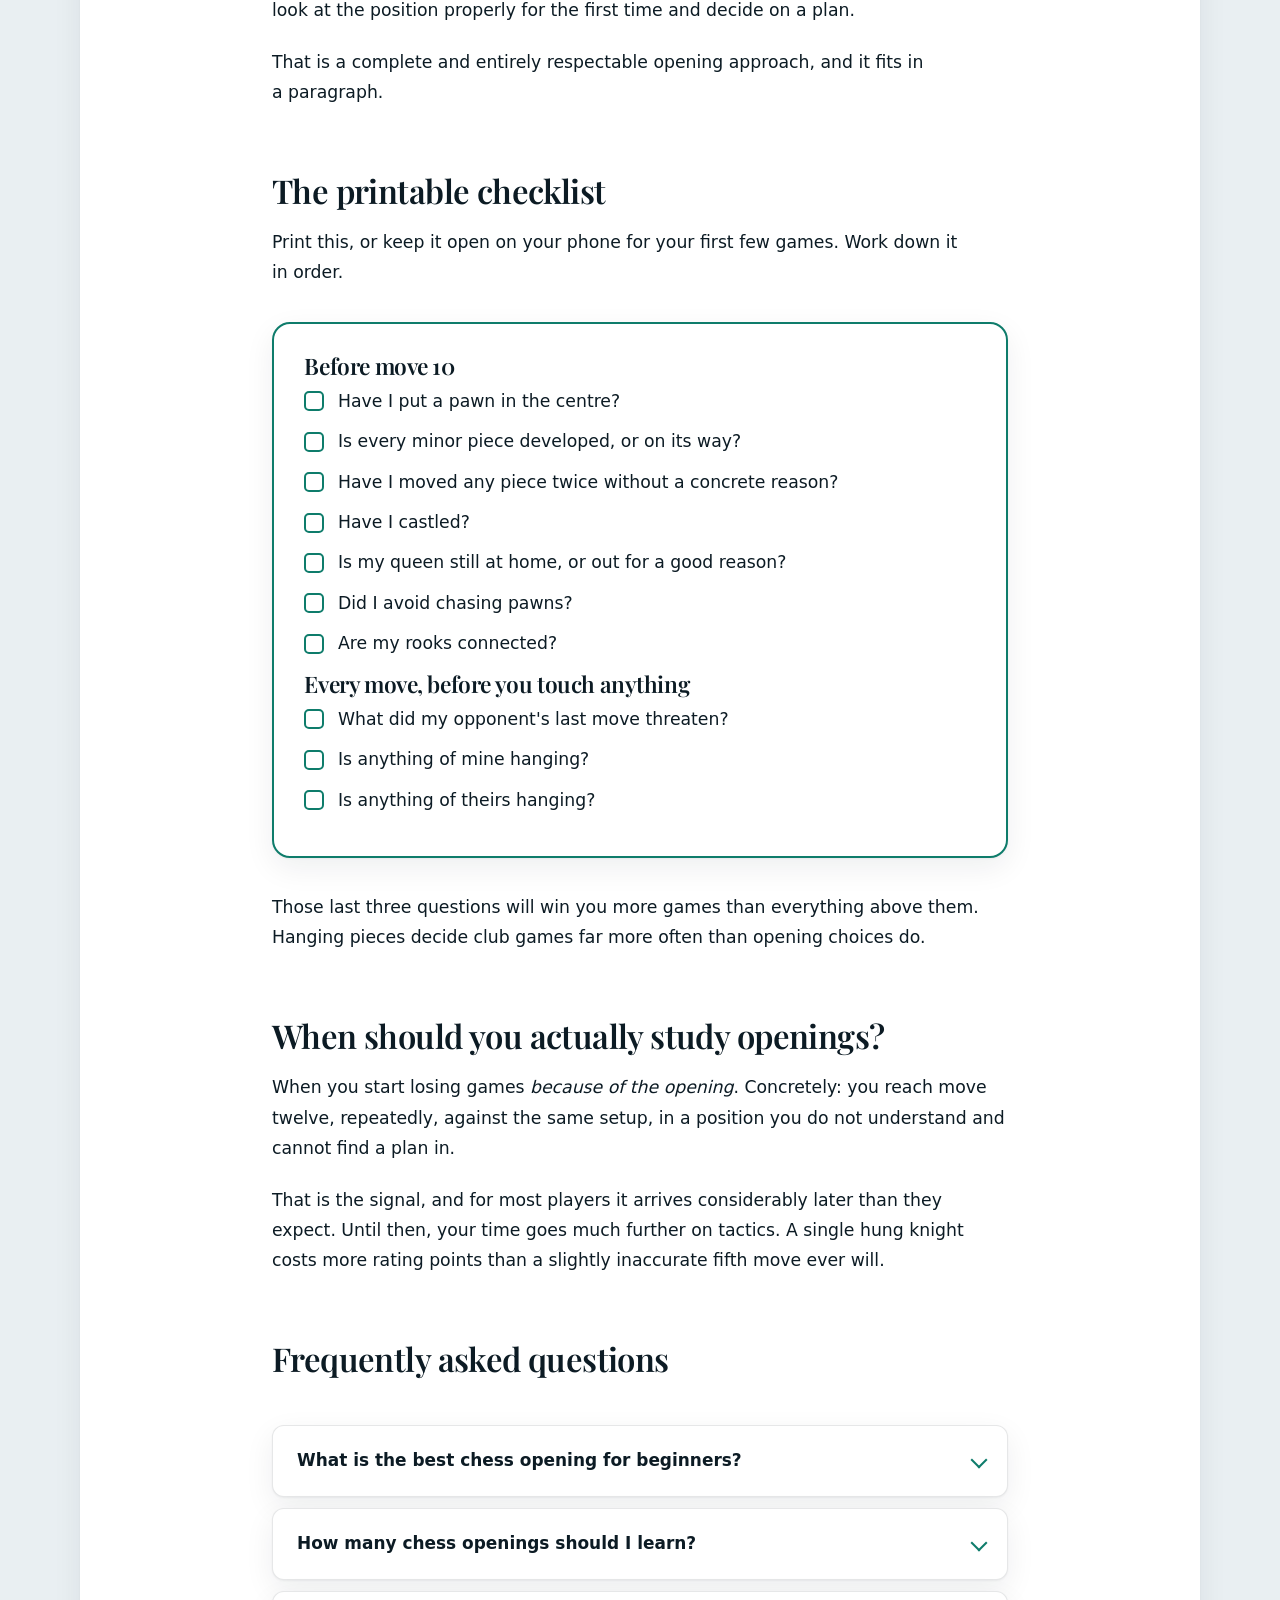
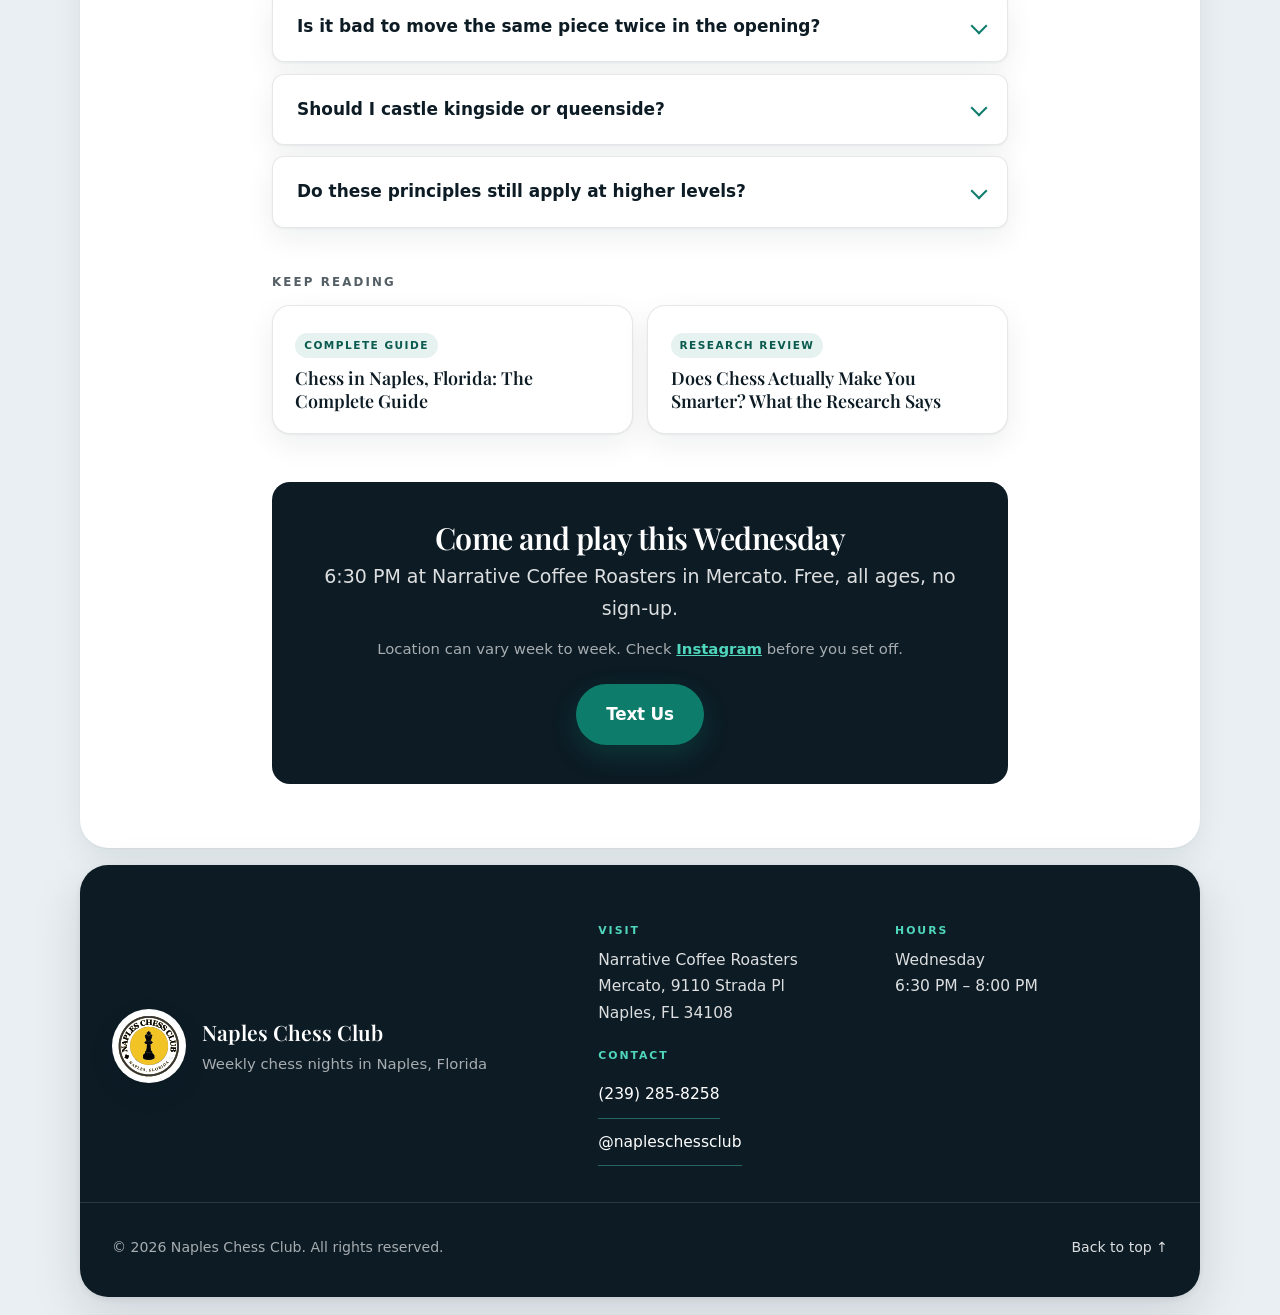
<file: blog/chess-opening-principles-checklist/index.html>
<!doctype html>
<html lang="en" class="no-js">
<head>
<meta charset="utf-8">
<script>document.documentElement.classList.remove("no-js");</script>
<meta name="viewport" content="width=device-width, initial-scale=1, viewport-fit=cover">

<title>The Chess Opening Principles Checklist (Free, Printable) | Naples Chess Club</title>
<meta name="description" content="Seven opening principles that beat memorising lines for any player under about 1500. Includes a one-page printable checklist you can take to the board.">
<link rel="canonical" href="https://napleschessclub.com/blog/chess-opening-principles-checklist/">

<meta name="theme-color" content="#E9EFF2">
<meta name="robots" content="index, follow, max-image-preview:large, max-snippet:-1">

<meta property="og:type" content="article">
<meta property="og:site_name" content="Naples Chess Club">
<meta property="og:title" content="The Chess Opening Principles Checklist (Free, Printable) | Naples Chess Club">
<meta property="og:description" content="Seven opening principles that beat memorising lines for any player under about 1500. Includes a one-page printable checklist you can take to the board.">
<meta property="og:url" content="https://napleschessclub.com/blog/chess-opening-principles-checklist/">
<meta property="og:image" content="https://napleschessclub.com/assets/img/blog-openings.jpg">
<meta property="og:image:width" content="1200">
<meta property="og:image:height" content="630">
<meta property="og:image:alt" content="A gold chess king beside black and white pieces at the start of a game">
<meta property="og:locale" content="en_US">

<meta name="twitter:card" content="summary_large_image">
<meta name="twitter:title" content="The Chess Opening Principles Checklist (Free, Printable) | Naples Chess Club">
<meta name="twitter:description" content="Seven opening principles that beat memorising lines for any player under about 1500. Includes a one-page printable checklist you can take to the board.">
<meta name="twitter:image" content="https://napleschessclub.com/assets/img/blog-openings.jpg">

<link rel="icon" href="/assets/logo.svg" type="image/svg+xml">
<link rel="apple-touch-icon" href="/assets/logo.svg">
<link rel="alternate" type="application/rss+xml" title="Naples Chess Club blog" href="/feed.xml">

<link rel="preconnect" href="https://fonts.googleapis.com">
<link rel="preconnect" href="https://fonts.gstatic.com" crossorigin>
<link rel="stylesheet" href="https://fonts.googleapis.com/css2?family=Playfair+Display:ital,wght@0,500;0,600;0,700;1,500&display=swap">
<link rel="stylesheet" href="/assets/css/styles.css?v=14">
</head>
<body>

<a class="skip-link" href="#main">Skip to main content</a>

<header class="site-header" id="top">
  <div class="wrap header-inner">
    <a class="brand" href="/" aria-label="Naples Chess Club, home">
      <img src="/assets/logo.svg" alt="" width="56" height="56" class="brand-mark" decoding="async">
      <span class="brand-text">
        <span class="brand-name">Naples Chess Club</span>
        <span class="brand-sub">Naples, Florida</span>
      </span>
    </a>

    <nav class="site-nav" aria-label="Main">
      <ul>
        <li><a href="/#when">When &amp; Where</a></li>
        <li><a href="/#welcome">Who's Welcome</a></li>
        <li><a href="/#first-time">First Time</a></li>
        <li><a href="/#rsvp">RSVP</a></li>
        <li><a href="/blog/">Blog</a></li>
        <li><a class="nav-cta" href="/#contact">Contact</a></li>
      </ul>
    </nav>
  </div>
</header>

<main id="main">

  <article class="panel panel-white post">
    <div class="wrap narrow">

      <nav class="post-breadcrumb" aria-label="Breadcrumb">
        <a href="/blog/">&larr; All posts</a>
      </nav>

      <header class="post-header">
        <p class="post-meta">
          <span class="role">Free resource</span>
          <time datetime="2026-10-01">October 1, 2026</time>
          <span class="dot">&middot;</span>
          <span>6 min read</span>
        </p>
        <h1>The Chess Opening Principles Checklist (Free, Printable)</h1>
        <p class="lede">Seven opening principles that beat memorising lines for any player under about 1500. Includes a one-page printable checklist you can take to the board.</p>
      </header>

      <img class="post-hero" src="/assets/img/blog-openings.jpg" alt="A gold chess king beside black and white pieces at the start of a game" width="1200" height="630" decoding="async">

      <aside class="takeaways">
        <h2>Key takeaways</h2>
        <ul>
<li>Opening theory matters far less than most beginners assume. Principles beat memorisation below roughly 1500.</li>
<li>The four central squares are worth more than any others, because a centralised piece controls more board.</li>
<li>Develop every piece once before you move any piece twice.</li>
<li>Castle early, usually by about move ten.</li>
<li>Bring the queen out late. An early queen gets chased while the opponent develops.</li>
<li>Study openings only when you start losing games specifically because of the opening.</li>
</ul>
      </aside>
      <nav class="toc" aria-labelledby="toc-h">
        <h2 id="toc-h">On this page</h2>
        <ol>
          <li><a href="#why-principles-beat-memorisation">Why principles beat memorisation</a></li>
          <li><a href="#the-seven-principles">The seven principles</a></li>
          <li><a href="#what-this-looks-like-in-practice">What this looks like in practice</a></li>
          <li><a href="#the-printable-checklist">The printable checklist</a></li>
          <li><a href="#when-should-you-actually-study-openings">When should you actually study openings?</a></li>
          <li><a href="#frequently-asked-questions">Frequently asked questions</a></li>
        </ol>
      </nav>

      <div class="prose">
<p>The most common question we get at club is some version of <em>what opening should I learn?</em></p>
<p>It is the wrong question, and answering it honestly saves people years. Below roughly 1500 rating, games are almost never decided by opening preparation. They are decided by someone hanging a piece, missing a one-move threat, or leaving their king in the centre while the position opens up.</p>
<p>So instead of memorising lines you will rarely reach, learn seven principles. They apply to every opening ever played, they take ten minutes to understand, and they will not stop being true as you improve.</p>
<p>There is a printable version at the bottom of this page.</p>
<h2 id="why-principles-beat-memorisation">Why principles beat memorisation</h2>
<p>A memorised line is only useful if your opponent cooperates. At club level they will not. They will play something slightly odd on move three, your preparation ends, and you are on your own anyway.</p>
<p>Principles never run out. They tell you what to do in a position you have never seen, which is the position you will actually be in.</p>
<p>There is a second reason. Memorised moves teach you nothing about why they are good, so they do not transfer. Understanding why the centre matters improves every game you play for the rest of your life.</p>
<h2 id="the-seven-principles">The seven principles</h2>
<h3 id="1-fight-for-the-centre">1. Fight for the centre</h3>
<p>The four central squares, e4, e5, d4 and d5, matter more than any others, because a piece in the centre controls more of the board than the same piece on the edge.</p>
<p>A knight on e5 attacks eight squares. The same knight on a1 attacks two. That is the whole argument.</p>
<p>Put a pawn in the centre early and point your pieces at the middle of the board.</p>
<h3 id="2-develop-every-piece-before-you-move-one-twice">2. Develop every piece before you move one twice</h3>
<p>The most common beginner mistake is bringing out one piece, usually the queen, and chasing it around while the opponent quietly develops everything else.</p>
<p>Count developed pieces. If your opponent has four out and you have two, you are worse, whatever else is happening on the board.</p>
<blockquote>
<p>A good rule: do not move the same piece twice in the opening unless you can say the concrete reason out loud.</p>
</blockquote>
<h3 id="3-knights-before-bishops">3. Knights before bishops</h3>
<p>Knights have fewer good squares than bishops, so their best square is usually obvious earlier. Bishops benefit from waiting one or two moves to see how the pawn structure settles before committing to a diagonal.</p>
<p>This is a soft rule rather than a law, but it is right often enough to follow without thinking.</p>
<h3 id="4-castle-early">4. Castle early</h3>
<p>Your king is not safe in the centre, because the centre is where files open and pieces collide.</p>
<p>Castling does two useful things in one move. It tucks the king behind a wall of pawns, and it brings a rook towards the middle where it belongs. Very few moves do two jobs that well.</p>
<p>Most of the time, castle by about move ten. If you are unsure what to play and you have not castled, castle.</p>
<h3 id="5-do-not-bring-the-queen-out-early">5. Do not bring the queen out early</h3>
<p>Beginners like the early queen because she attacks things immediately. The problem is that every attack she makes can be answered by a move that defends <em>and</em> develops.</p>
<p>You attack, they develop. You move her again, they develop again. Five moves later they have four pieces out, you have a queen on an awkward square, and you are worse.</p>
<p>Bring her out once the minor pieces have done their work.</p>
<h3 id="6-do-not-grab-pawns-in-the-opening">6. Do not grab pawns in the opening</h3>
<p>Material matters enormously, except in the opening, where development matters more. Spending three moves to win a pawn while your opponent develops three pieces is a bad trade almost every time.</p>
<p>The exception is when you can take a genuinely free pawn safely with a piece that is already developed and stays useful. That is rare in the first ten moves.</p>
<h3 id="7-connect-your-rooks">7. Connect your rooks</h3>
<p>When your knights and bishops are developed and you have castled, there should be nothing left between your rooks on the back rank. That is a clean signal that the opening is over and it is time to make a plan.</p>
<p>If you have just castled and you are wondering what to do next, look at your back rank. Whatever is still sitting there doing nothing is probably your answer.</p>
<h2 id="what-this-looks-like-in-practice">What this looks like in practice</h2>
<p>Play 1.e4 or 1.d4. Develop knights, then bishops. Castle. Connect the rooks. Then look at the position properly for the first time and decide on a plan.</p>
<p>That is a complete and entirely respectable opening approach, and it fits in a paragraph.</p>
<h2 id="the-printable-checklist">The printable checklist</h2>
<p>Print this, or keep it open on your phone for your first few games. Work down it in order.</p>
<div class="checklist">
<h3 id="before-move-10">Before move 10</h3>
<ul>
<li>Have I put a pawn in the centre?</li>
<li>Is every minor piece developed, or on its way?</li>
<li>Have I moved any piece twice without a concrete reason?</li>
<li>Have I castled?</li>
<li>Is my queen still at home, or out for a good reason?</li>
<li>Did I avoid chasing pawns?</li>
<li>Are my rooks connected?</li>
</ul>
<h3 id="every-move-before-you-touch-anything">Every move, before you touch anything</h3>
<ul>
<li>What did my opponent's last move threaten?</li>
<li>Is anything of mine hanging?</li>
<li>Is anything of theirs hanging?</li>
</ul>
</div>
<p>Those last three questions will win you more games than everything above them. Hanging pieces decide club games far more often than opening choices do.</p>
<h2 id="when-should-you-actually-study-openings">When should you actually study openings?</h2>
<p>When you start losing games <em>because of the opening</em>. Concretely: you reach move twelve, repeatedly, against the same setup, in a position you do not understand and cannot find a plan in.</p>
<p>That is the signal, and for most players it arrives considerably later than they expect. Until then, your time goes much further on tactics. A single hung knight costs more rating points than a slightly inaccurate fifth move ever will.</p>
<h2 id="frequently-asked-questions">Frequently asked questions</h2>
      <div class="faq faq-light">
        <details>
          <summary>What is the best chess opening for beginners?</summary>
          <div class="faq-body"><p>There is no single best opening. For a beginner, 1.e4 tends to produce more open, tactical positions that teach piece activity quickly, while 1.d4 tends towards slower structural play. Either is fine. The opening you choose matters far less than following the principles above.</p></div>
        </details>
        <details>
          <summary>How many chess openings should I learn?</summary>
          <div class="faq-body"><p>One as White and one against each of the main replies as Black is more than enough below about 1500, and even that is optional. Understanding the principles covers most of what memorisation would give you.</p></div>
        </details>
        <details>
          <summary>Is it bad to move the same piece twice in the opening?</summary>
          <div class="faq-body"><p>Usually, yes, because it costs you a tempo while your opponent develops. The exception is when you have a concrete reason, such as recapturing, escaping a real threat, or winning material outright.</p></div>
        </details>
        <details>
          <summary>Should I castle kingside or queenside?</summary>
          <div class="faq-body"><p>Kingside is more common and usually safer, because it takes fewer moves and the pawn shield is intact. Queenside castling is a sharper choice that often signals you intend to attack on the other wing.</p></div>
        </details>
        <details>
          <summary>Do these principles still apply at higher levels?</summary>
          <div class="faq-body"><p>Yes, but strong players know precisely when to break them, and why. The principles describe what is usually right. Expertise is knowing the exceptions, which is a much later problem.</p>
<hr>
<p>If you want to try these against a real opponent rather than an app, we play every Wednesday at 6:30 PM at Narrative Coffee Roasters in Mercato, Naples. It is free and open to everyone. The full details are in <a href="/blog/chess-in-naples-florida/">our guide to chess in Naples</a>.</p></div>
        </details>
      </div>

      </div>

      <nav class="related" aria-labelledby="related-h">
        <h2 id="related-h">Keep reading</h2>
        <ul class="related-grid">
          <li><a href="/blog/chess-in-naples-florida/">
            <span class="role">Complete guide</span>
            <strong>Chess in Naples, Florida: The Complete Guide</strong>
          </a></li>
          <li><a href="/blog/does-chess-make-you-smarter/">
            <span class="role">Research review</span>
            <strong>Does Chess Actually Make You Smarter? What the Research Says</strong>
          </a></li>
        </ul>
      </nav>

      <div class="post-cta">
        <h2>Come and play this Wednesday</h2>
        <p>6:30&nbsp;PM at Narrative Coffee Roasters in Mercato. Free, all ages, no sign-up.</p>
        <p class="post-cta-note">Location can vary week to week. Check <a href="https://www.instagram.com/napleschessclub/" target="_blank" rel="noopener">Instagram</a> before you set off.</p>
        <a class="btn btn-accent" href="sms:+12392858258?&amp;body=Hi!%20I'd%20like%20to%20come%20to%20chess%20night.">Text Us</a>
      </div>

    </div>
  </article>
</main>

<footer class="site-footer">
  <div class="wrap footer-inner">
    <div class="footer-brand">
      <span class="crest-badge">
        <img src="/assets/logo.svg" alt="" width="66" height="66" loading="lazy" decoding="async">
      </span>
      <div>
        <p class="footer-name">Naples Chess Club</p>
        <p class="footer-tag">Weekly chess nights in Naples, Florida</p>
      </div>
    </div>

    <div class="footer-cols">
      <div>
        <h3>Visit</h3>
        <p>Narrative Coffee Roasters<br>Mercato, 9110 Strada Pl<br>Naples, FL 34108</p>
      </div>
      <div>
        <h3>Hours</h3>
        <p>Wednesday<br>6:30&nbsp;PM &ndash; 8:00&nbsp;PM</p>
      </div>
      <div>
        <h3>Contact</h3>
        <p>
          <a href="tel:+12392858258">(239) 285-8258</a><br>
          <a href="https://www.instagram.com/napleschessclub/" target="_blank" rel="noopener">@napleschessclub</a>
        </p>
      </div>
    </div>
  </div>
  <div class="wrap footer-base">
    <p>&copy; <span id="year">2026</span> Naples Chess Club. All rights reserved.</p>
    <p><a href="/">Back to top &uarr;</a></p>
  </div>
</footer>
<div class="dock" aria-label="Quick actions">
  <a class="dock-btn dock-primary" href="/#rsvp">
    <svg class="ico" viewBox="0 0 24 24" aria-hidden="true"><path d="m5 12.5 4.5 4.5L19 7.5"/></svg>
    RSVP
  </a>
  <a class="dock-btn" href="https://maps.google.com/?q=Narrative+Coffee+Roasters,+9110+Strada+Pl,+Naples,+FL+34108" target="_blank" rel="noopener">
    <svg class="ico" viewBox="0 0 24 24" aria-hidden="true"><path d="M12 21s7-5.6 7-11a7 7 0 1 0-14 0c0 5.4 7 11 7 11Z"/><circle cx="12" cy="10" r="2.6"/></svg>
    Directions
  </a>
</div>

<script src="/assets/js/main.js?v=14" defer></script>

<script type="application/ld+json">
{
  "@context": "https://schema.org",
  "@graph": [
    {
      "@type": "BlogPosting",
      "@id": "https://napleschessclub.com/blog/chess-opening-principles-checklist/#post",
      "headline": "The Chess Opening Principles Checklist (Free, Printable)",
      "name": "The Chess Opening Principles Checklist (Free, Printable)",
      "description": "Seven opening principles that beat memorising lines for any player under about 1500. Includes a one-page printable checklist you can take to the board.",
      "datePublished": "2026-10-01",
      "dateModified": "2026-10-12",
      "image": {
        "@type": "ImageObject",
        "url": "https://napleschessclub.com/assets/img/blog-openings.jpg",
        "width": 1200,
        "height": 630
      },
      "url": "https://napleschessclub.com/blog/chess-opening-principles-checklist/",
      "mainEntityOfPage": {
        "@type": "WebPage",
        "@id": "https://napleschessclub.com/blog/chess-opening-principles-checklist/"
      },
      "wordCount": 1361,
      "timeRequired": "PT6M",
      "inLanguage": "en-US",
      "articleSection": "Free resource",
      "keywords": "chess opening principles, chess opening checklist, beginner chess openings, chess principles printable, how to open in chess",
      "author": {
        "@type": "Organization",
        "name": "Naples Chess Club",
        "url": "https://napleschessclub.com/"
      },
      "publisher": {
        "@type": "Organization",
        "name": "Naples Chess Club",
        "url": "https://napleschessclub.com/",
        "logo": {
          "@type": "ImageObject",
          "url": "https://napleschessclub.com/assets/logo.svg"
        }
      },
      "isPartOf": {
        "@id": "https://napleschessclub.com/blog/#blog"
      },
      "about": {
        "@type": "Thing",
        "name": "Chess"
      },
      "speakable": {
        "@type": "SpeakableSpecification",
        "cssSelector": [
          ".takeaways",
          ".lede"
        ]
      }
    },
    {
      "@type": "BreadcrumbList",
      "itemListElement": [
        {
          "@type": "ListItem",
          "position": 1,
          "name": "Home",
          "item": "https://napleschessclub.com/"
        },
        {
          "@type": "ListItem",
          "position": 2,
          "name": "Blog",
          "item": "https://napleschessclub.com/blog/"
        },
        {
          "@type": "ListItem",
          "position": 3,
          "name": "The Chess Opening Principles Checklist (Free, Printable)",
          "item": "https://napleschessclub.com/blog/chess-opening-principles-checklist/"
        }
      ]
    },
    {
      "@type": "FAQPage",
      "@id": "https://napleschessclub.com/blog/chess-opening-principles-checklist/#faq",
      "mainEntity": [
        {
          "@type": "Question",
          "name": "What is the best chess opening for beginners?",
          "acceptedAnswer": {
            "@type": "Answer",
            "text": "There is no single best opening. For a beginner, 1.e4 tends to produce more open, tactical positions that teach piece activity quickly, while 1.d4 tends towards slower structural play. Either is fine. The opening you choose matters far less than following the principles above."
          }
        },
        {
          "@type": "Question",
          "name": "How many chess openings should I learn?",
          "acceptedAnswer": {
            "@type": "Answer",
            "text": "One as White and one against each of the main replies as Black is more than enough below about 1500, and even that is optional. Understanding the principles covers most of what memorisation would give you."
          }
        },
        {
          "@type": "Question",
          "name": "Is it bad to move the same piece twice in the opening?",
          "acceptedAnswer": {
            "@type": "Answer",
            "text": "Usually, yes, because it costs you a tempo while your opponent develops. The exception is when you have a concrete reason, such as recapturing, escaping a real threat, or winning material outright."
          }
        },
        {
          "@type": "Question",
          "name": "Should I castle kingside or queenside?",
          "acceptedAnswer": {
            "@type": "Answer",
            "text": "Kingside is more common and usually safer, because it takes fewer moves and the pawn shield is intact. Queenside castling is a sharper choice that often signals you intend to attack on the other wing."
          }
        },
        {
          "@type": "Question",
          "name": "Do these principles still apply at higher levels?",
          "acceptedAnswer": {
            "@type": "Answer",
            "text": "Yes, but strong players know precisely when to break them, and why. The principles describe what is usually right. Expertise is knowing the exceptions, which is a much later problem. --- If you want to try these against a real opponent rather than an app, we play every Wednesday at 6:30 PM at Narrative Coffee Roasters in Mercato, Naples. It is free and open to everyone. The full details are in our guide to chess in Naples."
          }
        }
      ]
    }
  ]
}
</script>

</body>
</html>
</file>
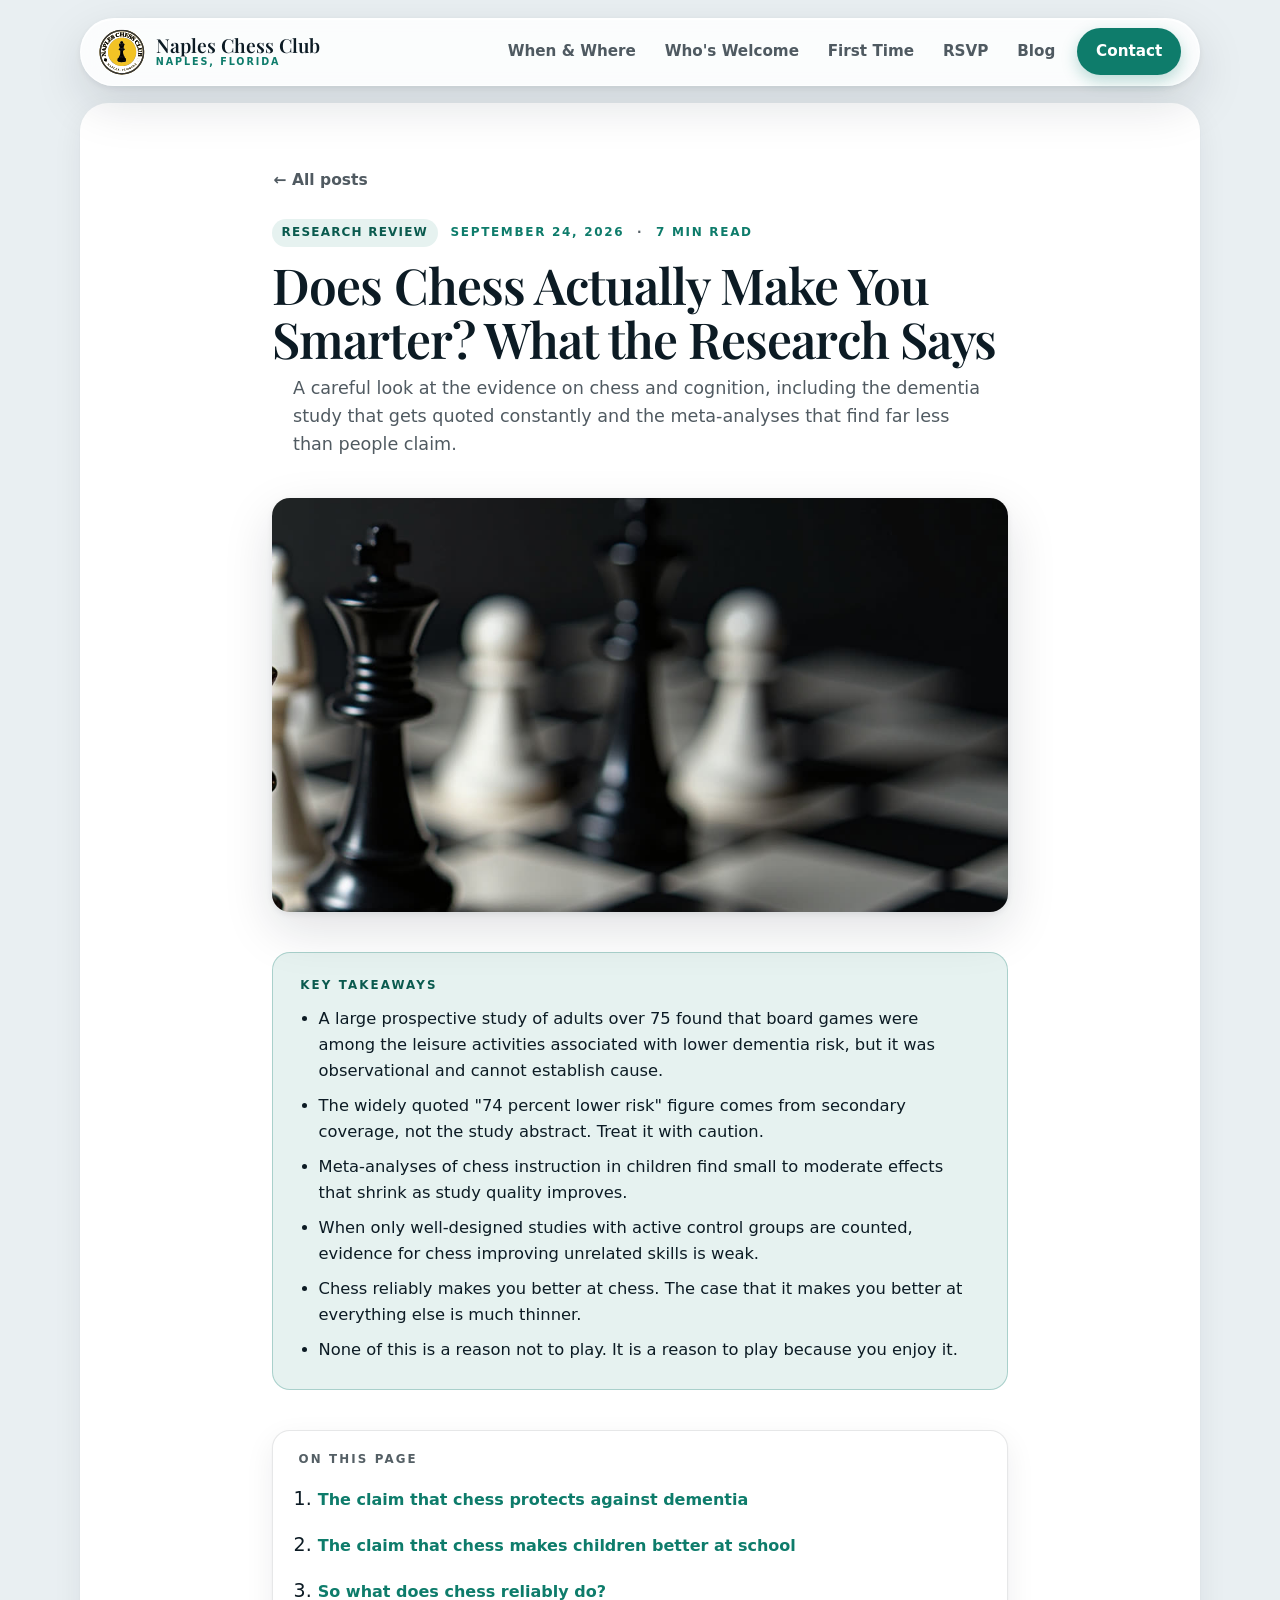
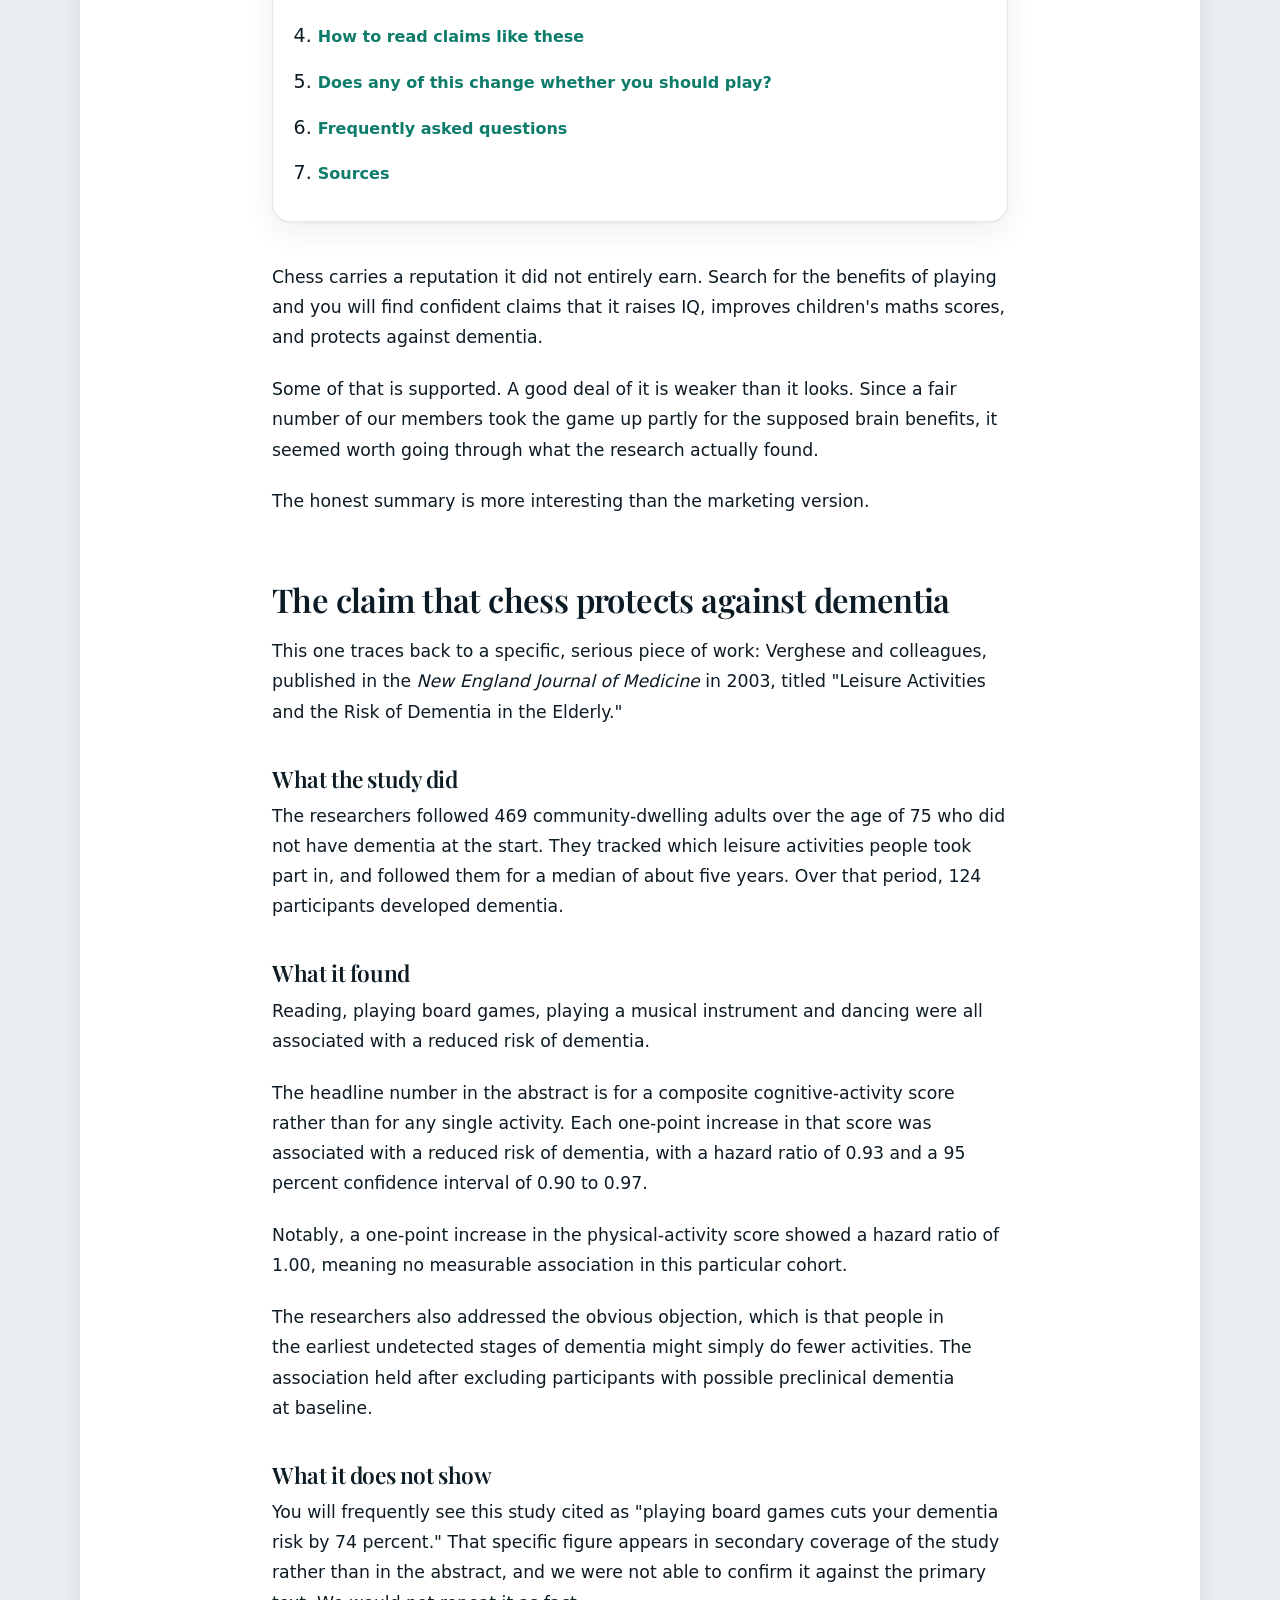
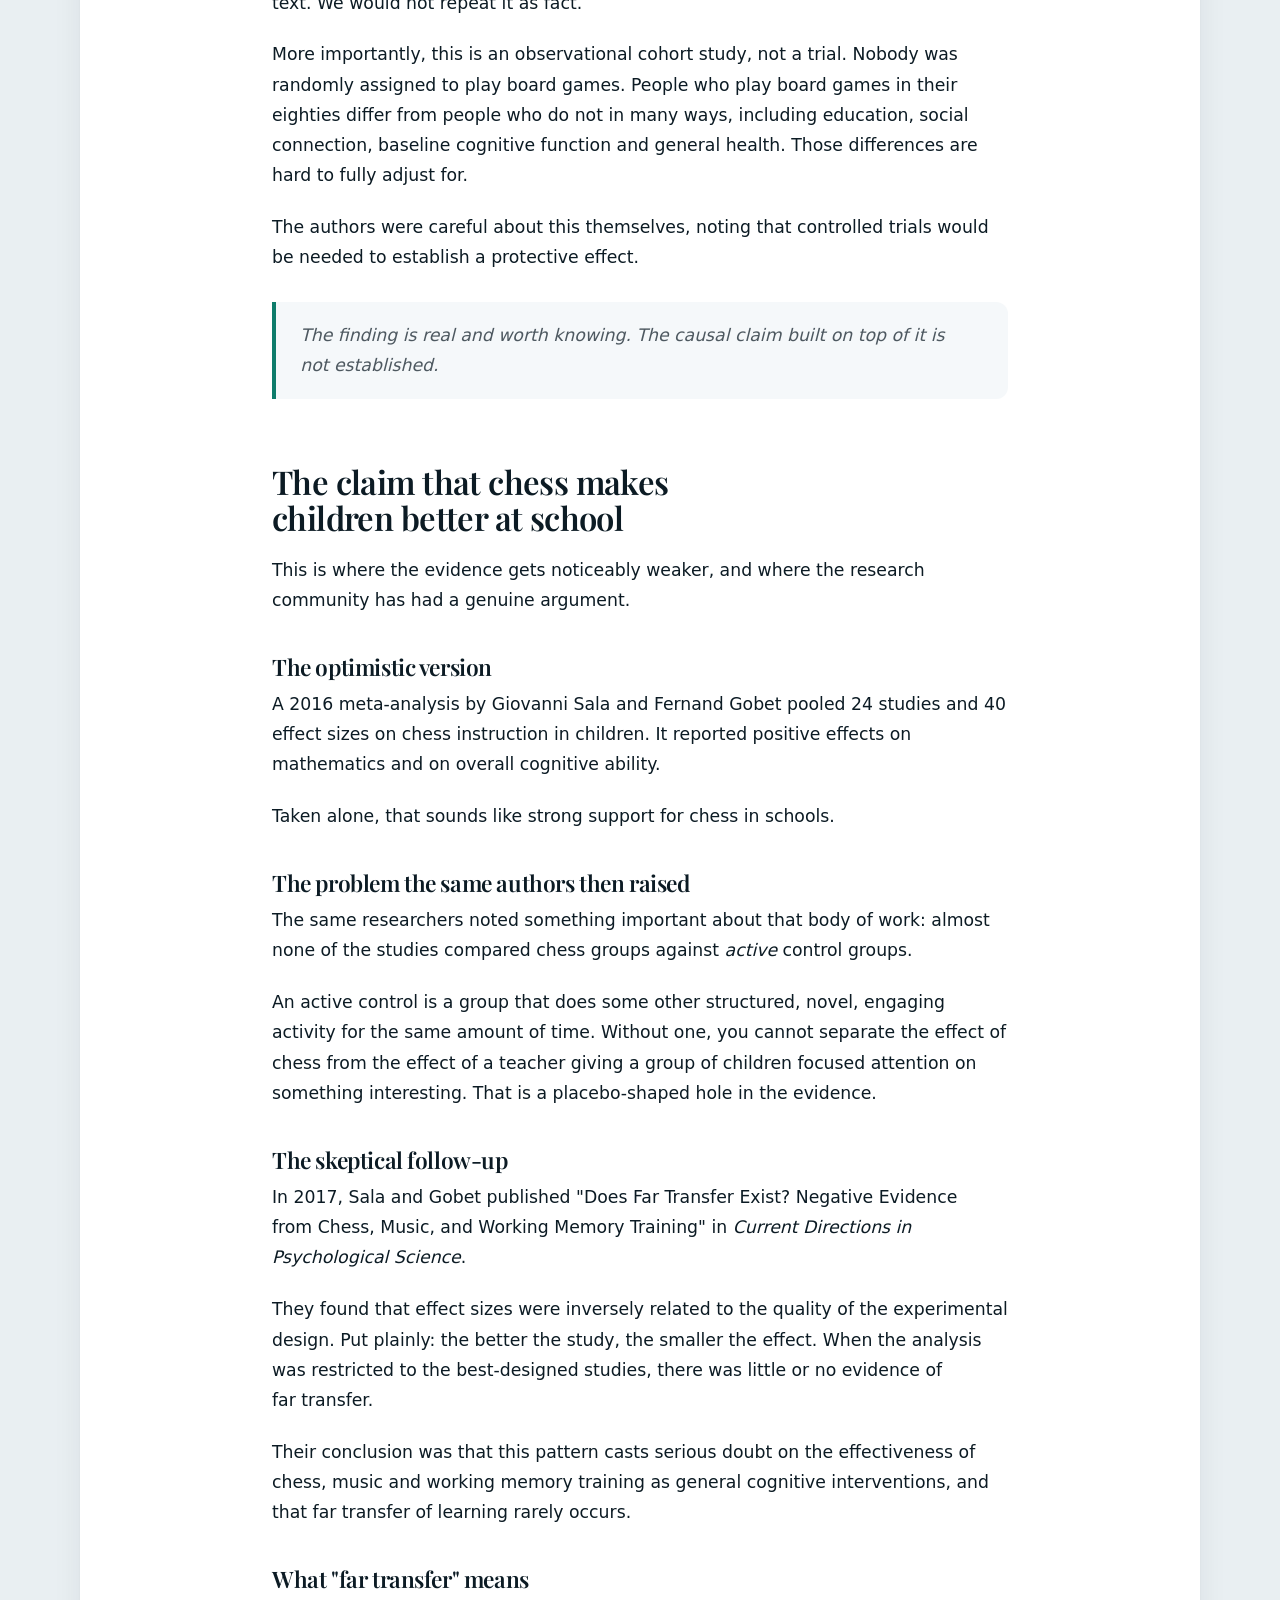
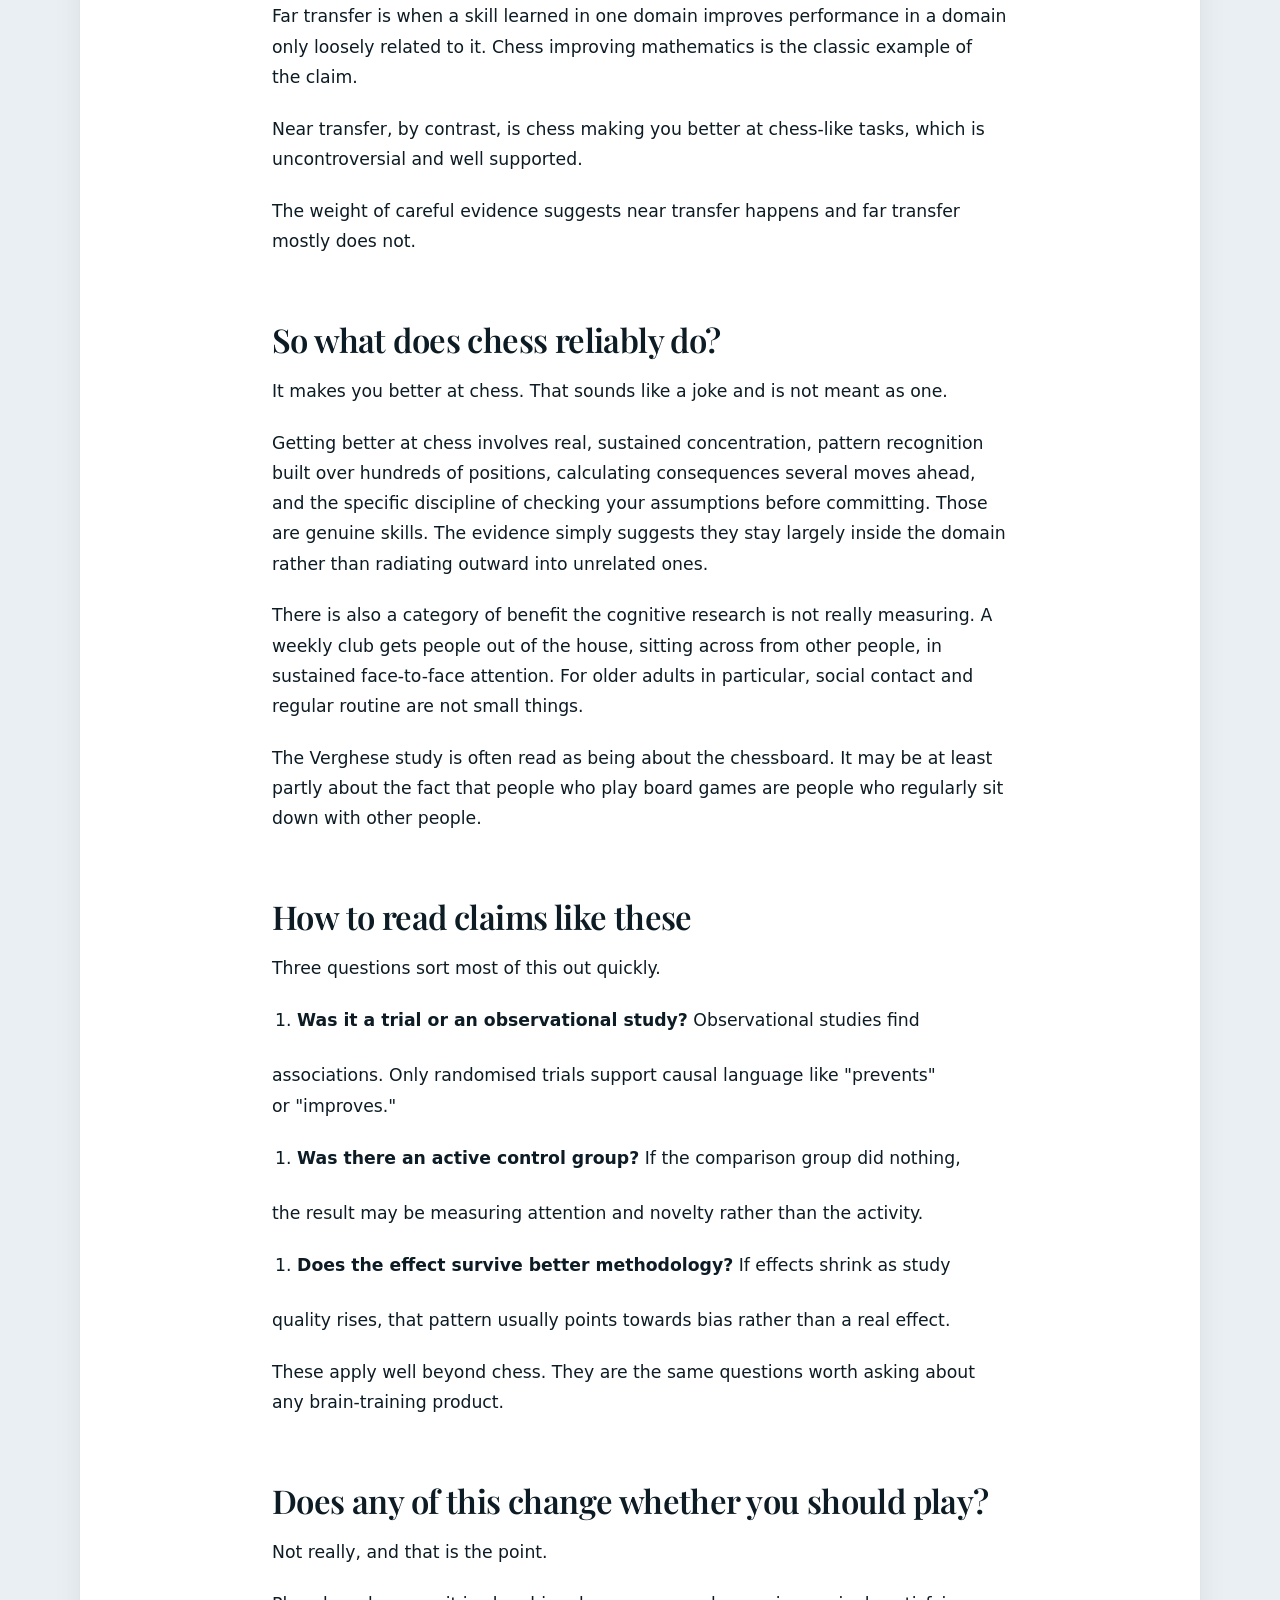
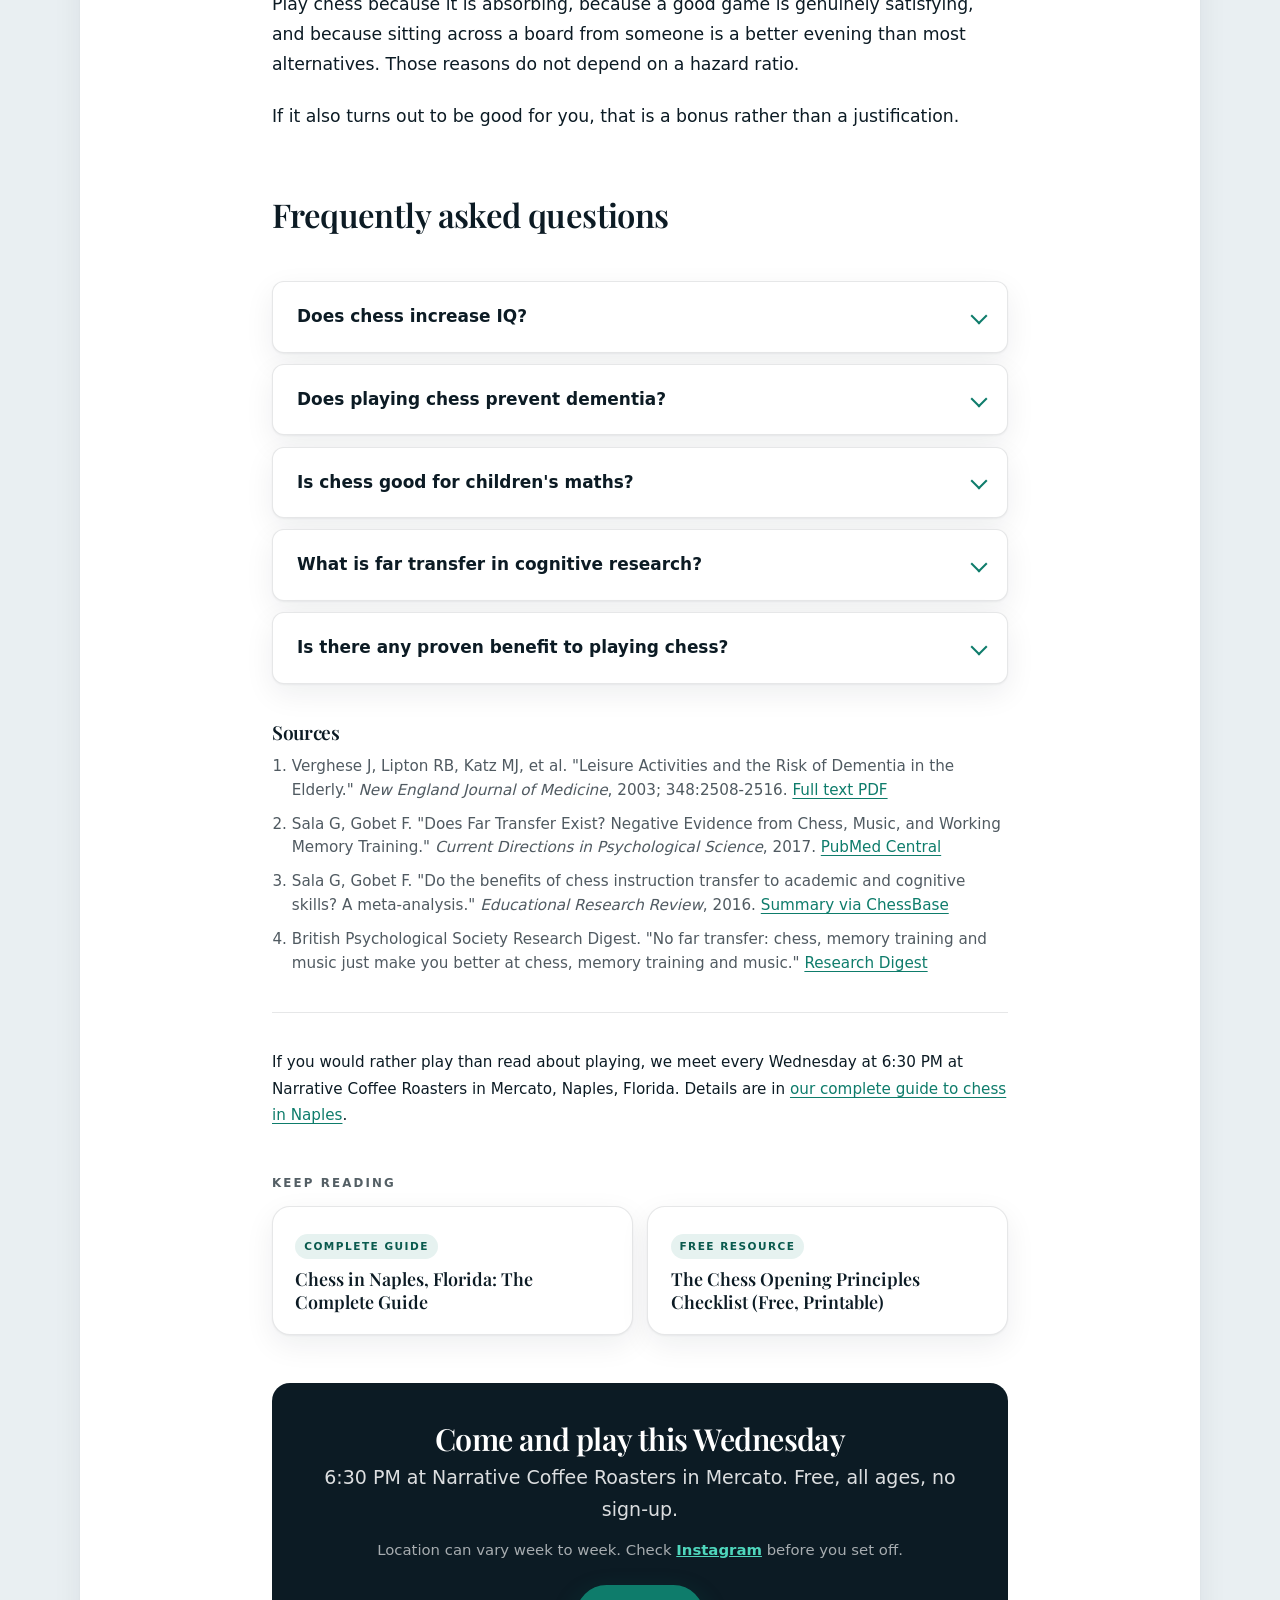
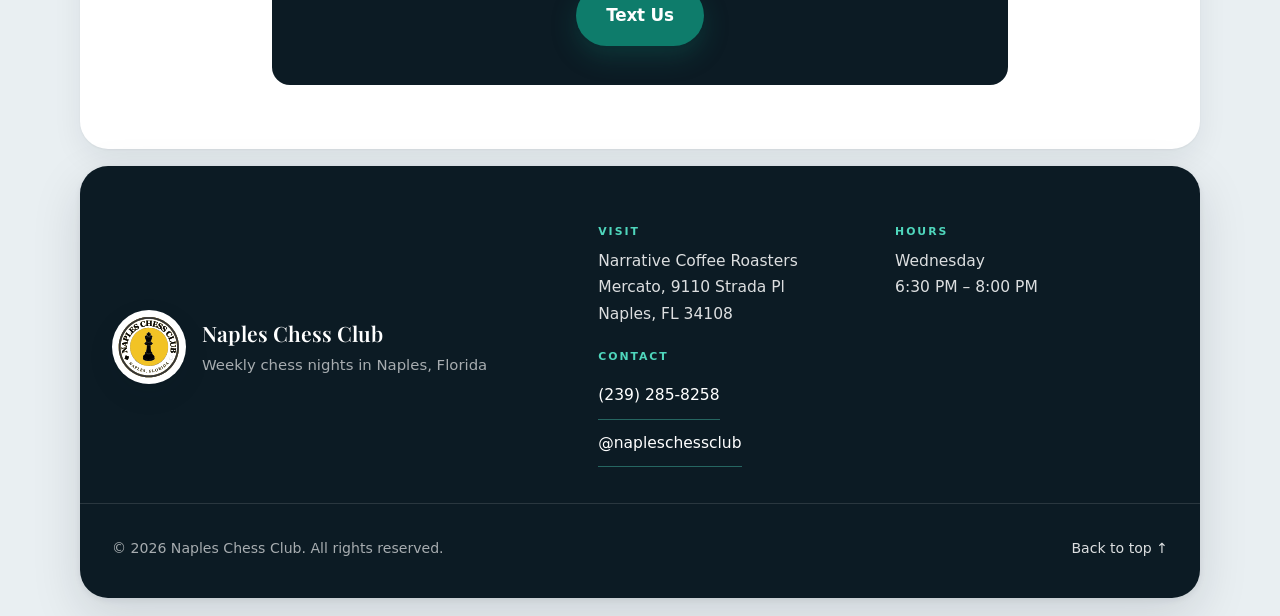
<file: blog/does-chess-make-you-smarter/index.html>
<!doctype html>
<html lang="en" class="no-js">
<head>
<meta charset="utf-8">
<script>document.documentElement.classList.remove("no-js");</script>
<meta name="viewport" content="width=device-width, initial-scale=1, viewport-fit=cover">

<title>Does Chess Actually Make You Smarter? What the Research Says | Naples Chess Club</title>
<meta name="description" content="A careful look at the evidence on chess and cognition, including the dementia study that gets quoted constantly and the meta-analyses that find far less than people claim.">
<link rel="canonical" href="https://napleschessclub.com/blog/does-chess-make-you-smarter/">

<meta name="theme-color" content="#E9EFF2">
<meta name="robots" content="index, follow, max-image-preview:large, max-snippet:-1">

<meta property="og:type" content="article">
<meta property="og:site_name" content="Naples Chess Club">
<meta property="og:title" content="Does Chess Actually Make You Smarter? What the Research Says | Naples Chess Club">
<meta property="og:description" content="A careful look at the evidence on chess and cognition, including the dementia study that gets quoted constantly and the meta-analyses that find far less than people claim.">
<meta property="og:url" content="https://napleschessclub.com/blog/does-chess-make-you-smarter/">
<meta property="og:image" content="https://napleschessclub.com/assets/img/blog-first-wednesday.jpg">
<meta property="og:image:width" content="1200">
<meta property="og:image:height" content="630">
<meta property="og:image:alt" content="Black and white chess pieces arranged on a board">
<meta property="og:locale" content="en_US">

<meta name="twitter:card" content="summary_large_image">
<meta name="twitter:title" content="Does Chess Actually Make You Smarter? What the Research Says | Naples Chess Club">
<meta name="twitter:description" content="A careful look at the evidence on chess and cognition, including the dementia study that gets quoted constantly and the meta-analyses that find far less than people claim.">
<meta name="twitter:image" content="https://napleschessclub.com/assets/img/blog-first-wednesday.jpg">

<link rel="icon" href="/assets/logo.svg" type="image/svg+xml">
<link rel="apple-touch-icon" href="/assets/logo.svg">
<link rel="alternate" type="application/rss+xml" title="Naples Chess Club blog" href="/feed.xml">

<link rel="preconnect" href="https://fonts.googleapis.com">
<link rel="preconnect" href="https://fonts.gstatic.com" crossorigin>
<link rel="stylesheet" href="https://fonts.googleapis.com/css2?family=Playfair+Display:ital,wght@0,500;0,600;0,700;1,500&display=swap">
<link rel="stylesheet" href="/assets/css/styles.css?v=14">
</head>
<body>

<a class="skip-link" href="#main">Skip to main content</a>

<header class="site-header" id="top">
  <div class="wrap header-inner">
    <a class="brand" href="/" aria-label="Naples Chess Club, home">
      <img src="/assets/logo.svg" alt="" width="56" height="56" class="brand-mark" decoding="async">
      <span class="brand-text">
        <span class="brand-name">Naples Chess Club</span>
        <span class="brand-sub">Naples, Florida</span>
      </span>
    </a>

    <nav class="site-nav" aria-label="Main">
      <ul>
        <li><a href="/#when">When &amp; Where</a></li>
        <li><a href="/#welcome">Who's Welcome</a></li>
        <li><a href="/#first-time">First Time</a></li>
        <li><a href="/#rsvp">RSVP</a></li>
        <li><a href="/blog/">Blog</a></li>
        <li><a class="nav-cta" href="/#contact">Contact</a></li>
      </ul>
    </nav>
  </div>
</header>

<main id="main">

  <article class="panel panel-white post">
    <div class="wrap narrow">

      <nav class="post-breadcrumb" aria-label="Breadcrumb">
        <a href="/blog/">&larr; All posts</a>
      </nav>

      <header class="post-header">
        <p class="post-meta">
          <span class="role">Research review</span>
          <time datetime="2026-09-24">September 24, 2026</time>
          <span class="dot">&middot;</span>
          <span>7 min read</span>
        </p>
        <h1>Does Chess Actually Make You Smarter? What the Research Says</h1>
        <p class="lede">A careful look at the evidence on chess and cognition, including the dementia study that gets quoted constantly and the meta-analyses that find far less than people claim.</p>
      </header>

      <img class="post-hero" src="/assets/img/blog-first-wednesday.jpg" alt="Black and white chess pieces arranged on a board" width="1200" height="630" decoding="async">

      <aside class="takeaways">
        <h2>Key takeaways</h2>
        <ul>
<li>A large prospective study of adults over 75 found that board games were among the leisure activities associated with lower dementia risk, but it was observational and cannot establish cause.</li>
<li>The widely quoted "74 percent lower risk" figure comes from secondary coverage, not the study abstract. Treat it with caution.</li>
<li>Meta-analyses of chess instruction in children find small to moderate effects that shrink as study quality improves.</li>
<li>When only well-designed studies with active control groups are counted, evidence for chess improving unrelated skills is weak.</li>
<li>Chess reliably makes you better at chess. The case that it makes you better at everything else is much thinner.</li>
<li>None of this is a reason not to play. It is a reason to play because you enjoy it.</li>
</ul>
      </aside>
      <nav class="toc" aria-labelledby="toc-h">
        <h2 id="toc-h">On this page</h2>
        <ol>
          <li><a href="#the-claim-that-chess-protects-against-dementia">The claim that chess protects against dementia</a></li>
          <li><a href="#the-claim-that-chess-makes-children-better-at-school">The claim that chess makes children better at school</a></li>
          <li><a href="#so-what-does-chess-reliably-do">So what does chess reliably do?</a></li>
          <li><a href="#how-to-read-claims-like-these">How to read claims like these</a></li>
          <li><a href="#does-any-of-this-change-whether-you-should-play">Does any of this change whether you should play?</a></li>
          <li><a href="#frequently-asked-questions">Frequently asked questions</a></li>
          <li><a href="#sources">Sources</a></li>
        </ol>
      </nav>

      <div class="prose">
<p>Chess carries a reputation it did not entirely earn. Search for the benefits of playing and you will find confident claims that it raises IQ, improves children's maths scores, and protects against dementia.</p>
<p>Some of that is supported. A good deal of it is weaker than it looks. Since a fair number of our members took the game up partly for the supposed brain benefits, it seemed worth going through what the research actually found.</p>
<p>The honest summary is more interesting than the marketing version.</p>
<h2 id="the-claim-that-chess-protects-against-dementia">The claim that chess protects against dementia</h2>
<p>This one traces back to a specific, serious piece of work: Verghese and colleagues, published in the <em>New England Journal of Medicine</em> in 2003, titled "Leisure Activities and the Risk of Dementia in the Elderly."</p>
<h3 id="what-the-study-did">What the study did</h3>
<p>The researchers followed 469 community-dwelling adults over the age of 75 who did not have dementia at the start. They tracked which leisure activities people took part in, and followed them for a median of about five years. Over that period, 124 participants developed dementia.</p>
<h3 id="what-it-found">What it found</h3>
<p>Reading, playing board games, playing a musical instrument and dancing were all associated with a reduced risk of dementia.</p>
<p>The headline number in the abstract is for a composite cognitive-activity score rather than for any single activity. Each one-point increase in that score was associated with a reduced risk of dementia, with a hazard ratio of 0.93 and a 95 percent confidence interval of 0.90 to 0.97.</p>
<p>Notably, a one-point increase in the physical-activity score showed a hazard ratio of 1.00, meaning no measurable association in this particular cohort.</p>
<p>The researchers also addressed the obvious objection, which is that people in the earliest undetected stages of dementia might simply do fewer activities. The association held after excluding participants with possible preclinical dementia at baseline.</p>
<h3 id="what-it-does-not-show">What it does not show</h3>
<p>You will frequently see this study cited as "playing board games cuts your dementia risk by 74 percent." That specific figure appears in secondary coverage of the study rather than in the abstract, and we were not able to confirm it against the primary text. We would not repeat it as fact.</p>
<p>More importantly, this is an observational cohort study, not a trial. Nobody was randomly assigned to play board games. People who play board games in their eighties differ from people who do not in many ways, including education, social connection, baseline cognitive function and general health. Those differences are hard to fully adjust for.</p>
<p>The authors were careful about this themselves, noting that controlled trials would be needed to establish a protective effect.</p>
<blockquote>
<p>The finding is real and worth knowing. The causal claim built on top of it is not established.</p>
</blockquote>
<h2 id="the-claim-that-chess-makes-children-better-at-school">The claim that chess makes children better at school</h2>
<p>This is where the evidence gets noticeably weaker, and where the research community has had a genuine argument.</p>
<h3 id="the-optimistic-version">The optimistic version</h3>
<p>A 2016 meta-analysis by Giovanni Sala and Fernand Gobet pooled 24 studies and 40 effect sizes on chess instruction in children. It reported positive effects on mathematics and on overall cognitive ability.</p>
<p>Taken alone, that sounds like strong support for chess in schools.</p>
<h3 id="the-problem-the-same-authors-then-raised">The problem the same authors then raised</h3>
<p>The same researchers noted something important about that body of work: almost none of the studies compared chess groups against <em>active</em> control groups.</p>
<p>An active control is a group that does some other structured, novel, engaging activity for the same amount of time. Without one, you cannot separate the effect of chess from the effect of a teacher giving a group of children focused attention on something interesting. That is a placebo-shaped hole in the evidence.</p>
<h3 id="the-skeptical-follow-up">The skeptical follow-up</h3>
<p>In 2017, Sala and Gobet published "Does Far Transfer Exist? Negative Evidence from Chess, Music, and Working Memory Training" in <em>Current Directions in Psychological Science</em>.</p>
<p>They found that effect sizes were inversely related to the quality of the experimental design. Put plainly: the better the study, the smaller the effect. When the analysis was restricted to the best-designed studies, there was little or no evidence of far transfer.</p>
<p>Their conclusion was that this pattern casts serious doubt on the effectiveness of chess, music and working memory training as general cognitive interventions, and that far transfer of learning rarely occurs.</p>
<h3 id="what-far-transfer-means">What "far transfer" means</h3>
<p>Far transfer is when a skill learned in one domain improves performance in a domain only loosely related to it. Chess improving mathematics is the classic example of the claim.</p>
<p>Near transfer, by contrast, is chess making you better at chess-like tasks, which is uncontroversial and well supported.</p>
<p>The weight of careful evidence suggests near transfer happens and far transfer mostly does not.</p>
<h2 id="so-what-does-chess-reliably-do">So what does chess reliably do?</h2>
<p>It makes you better at chess. That sounds like a joke and is not meant as one.</p>
<p>Getting better at chess involves real, sustained concentration, pattern recognition built over hundreds of positions, calculating consequences several moves ahead, and the specific discipline of checking your assumptions before committing. Those are genuine skills. The evidence simply suggests they stay largely inside the domain rather than radiating outward into unrelated ones.</p>
<p>There is also a category of benefit the cognitive research is not really measuring. A weekly club gets people out of the house, sitting across from other people, in sustained face-to-face attention. For older adults in particular, social contact and regular routine are not small things.</p>
<p>The Verghese study is often read as being about the chessboard. It may be at least partly about the fact that people who play board games are people who regularly sit down with other people.</p>
<h2 id="how-to-read-claims-like-these">How to read claims like these</h2>
<p>Three questions sort most of this out quickly.</p>
<ol>
<li><strong>Was it a trial or an observational study?</strong> Observational studies find</li>
</ol>
<p>associations. Only randomised trials support causal language like "prevents"    or "improves."</p>
<ol>
<li><strong>Was there an active control group?</strong> If the comparison group did nothing,</li>
</ol>
<p>the result may be measuring attention and novelty rather than the activity.</p>
<ol>
<li><strong>Does the effect survive better methodology?</strong> If effects shrink as study</li>
</ol>
<p>quality rises, that pattern usually points towards bias rather than a real    effect.</p>
<p>These apply well beyond chess. They are the same questions worth asking about any brain-training product.</p>
<h2 id="does-any-of-this-change-whether-you-should-play">Does any of this change whether you should play?</h2>
<p>Not really, and that is the point.</p>
<p>Play chess because it is absorbing, because a good game is genuinely satisfying, and because sitting across a board from someone is a better evening than most alternatives. Those reasons do not depend on a hazard ratio.</p>
<p>If it also turns out to be good for you, that is a bonus rather than a justification.</p>
<h2 id="frequently-asked-questions">Frequently asked questions</h2>
      <div class="faq faq-light">
        <details>
          <summary>Does chess increase IQ?</summary>
          <div class="faq-body"><p>There is no good evidence that chess raises general intelligence. Meta-analyses find that effects on broad cognitive ability shrink substantially when studies use active control groups and better designs.</p></div>
        </details>
        <details>
          <summary>Does playing chess prevent dementia?</summary>
          <div class="faq-body"><p>No study has shown that chess prevents dementia. A large 2003 prospective study found board games were among the activities associated with lower dementia risk in adults over 75, but it was observational and the authors noted that controlled trials would be needed to establish a protective effect.</p></div>
        </details>
        <details>
          <summary>Is chess good for children's maths?</summary>
          <div class="faq-body"><p>A 2016 meta-analysis reported positive effects on mathematics, but the same researchers later showed that effects shrink as study quality improves, and that almost none of the underlying studies used active control groups. The evidence is weaker than it is usually presented.</p></div>
        </details>
        <details>
          <summary>What is far transfer in cognitive research?</summary>
          <div class="faq-body"><p>Far transfer is when training in one skill improves performance in a loosely related domain, such as chess improving mathematics. Research by Sala and Gobet found little evidence that far transfer occurs in well-designed studies.</p></div>
        </details>
        <details>
          <summary>Is there any proven benefit to playing chess?</summary>
          <div class="faq-body"><p>Chess reliably improves chess skill, which involves concentration, pattern recognition and calculation within the game. Beyond that, the strongest non-cognitive case is social: regular face-to-face contact and routine, which matter particularly for older adults.</p></div>
        </details>
      </div>
<section class="sources"><h2 id="sources">Sources</h2>
<ol>
<li>Verghese J, Lipton RB, Katz MJ, et al. "Leisure Activities and the Risk of Dementia in the Elderly." <em>New England Journal of Medicine</em>, 2003; 348:2508-2516. <a href="https://einsteinmed.edu/uploadedfiles/departments/neurology/divisions/cognitive_and_motor_aging/paper3.pdf" target="_blank" rel="noopener">Full text PDF</a></li>
<li>Sala G, Gobet F. "Does Far Transfer Exist? Negative Evidence from Chess, Music, and Working Memory Training." <em>Current Directions in Psychological Science</em>, 2017. <a href="https://pmc.ncbi.nlm.nih.gov/articles/PMC5724589" target="_blank" rel="noopener">PubMed Central</a></li>
<li>Sala G, Gobet F. "Do the benefits of chess instruction transfer to academic and cognitive skills? A meta-analysis." <em>Educational Research Review</em>, 2016. <a href="https://en.chessbase.com/newsroom/post/chess-instruction-in-schools-a-quantitative-review" target="_blank" rel="noopener">Summary via ChessBase</a></li>
<li>British Psychological Society Research Digest. "No far transfer: chess, memory training and music just make you better at chess, memory training and music." <a href="https://bps.org.uk/research-digest/no-far-transfer-chess-memory-training-and-music-just-make-you-better-chess-memory" target="_blank" rel="noopener">Research Digest</a></li>
</ol>
<hr>
<p>If you would rather play than read about playing, we meet every Wednesday at 6:30 PM at Narrative Coffee Roasters in Mercato, Naples, Florida. Details are in <a href="/blog/chess-in-naples-florida/">our complete guide to chess in Naples</a>.</p>
</section>
      </div>

      <nav class="related" aria-labelledby="related-h">
        <h2 id="related-h">Keep reading</h2>
        <ul class="related-grid">
          <li><a href="/blog/chess-in-naples-florida/">
            <span class="role">Complete guide</span>
            <strong>Chess in Naples, Florida: The Complete Guide</strong>
          </a></li>
          <li><a href="/blog/chess-opening-principles-checklist/">
            <span class="role">Free resource</span>
            <strong>The Chess Opening Principles Checklist (Free, Printable)</strong>
          </a></li>
        </ul>
      </nav>

      <div class="post-cta">
        <h2>Come and play this Wednesday</h2>
        <p>6:30&nbsp;PM at Narrative Coffee Roasters in Mercato. Free, all ages, no sign-up.</p>
        <p class="post-cta-note">Location can vary week to week. Check <a href="https://www.instagram.com/napleschessclub/" target="_blank" rel="noopener">Instagram</a> before you set off.</p>
        <a class="btn btn-accent" href="sms:+12392858258?&amp;body=Hi!%20I'd%20like%20to%20come%20to%20chess%20night.">Text Us</a>
      </div>

    </div>
  </article>
</main>

<footer class="site-footer">
  <div class="wrap footer-inner">
    <div class="footer-brand">
      <span class="crest-badge">
        <img src="/assets/logo.svg" alt="" width="66" height="66" loading="lazy" decoding="async">
      </span>
      <div>
        <p class="footer-name">Naples Chess Club</p>
        <p class="footer-tag">Weekly chess nights in Naples, Florida</p>
      </div>
    </div>

    <div class="footer-cols">
      <div>
        <h3>Visit</h3>
        <p>Narrative Coffee Roasters<br>Mercato, 9110 Strada Pl<br>Naples, FL 34108</p>
      </div>
      <div>
        <h3>Hours</h3>
        <p>Wednesday<br>6:30&nbsp;PM &ndash; 8:00&nbsp;PM</p>
      </div>
      <div>
        <h3>Contact</h3>
        <p>
          <a href="tel:+12392858258">(239) 285-8258</a><br>
          <a href="https://www.instagram.com/napleschessclub/" target="_blank" rel="noopener">@napleschessclub</a>
        </p>
      </div>
    </div>
  </div>
  <div class="wrap footer-base">
    <p>&copy; <span id="year">2026</span> Naples Chess Club. All rights reserved.</p>
    <p><a href="/">Back to top &uarr;</a></p>
  </div>
</footer>
<div class="dock" aria-label="Quick actions">
  <a class="dock-btn dock-primary" href="/#rsvp">
    <svg class="ico" viewBox="0 0 24 24" aria-hidden="true"><path d="m5 12.5 4.5 4.5L19 7.5"/></svg>
    RSVP
  </a>
  <a class="dock-btn" href="https://maps.google.com/?q=Narrative+Coffee+Roasters,+9110+Strada+Pl,+Naples,+FL+34108" target="_blank" rel="noopener">
    <svg class="ico" viewBox="0 0 24 24" aria-hidden="true"><path d="M12 21s7-5.6 7-11a7 7 0 1 0-14 0c0 5.4 7 11 7 11Z"/><circle cx="12" cy="10" r="2.6"/></svg>
    Directions
  </a>
</div>

<script src="/assets/js/main.js?v=14" defer></script>

<script type="application/ld+json">
{
  "@context": "https://schema.org",
  "@graph": [
    {
      "@type": "ScholarlyArticle",
      "@id": "https://napleschessclub.com/blog/does-chess-make-you-smarter/#post",
      "headline": "Does Chess Actually Make You Smarter? What the Research Says",
      "name": "Does Chess Actually Make You Smarter? What the Research Says",
      "description": "A careful look at the evidence on chess and cognition, including the dementia study that gets quoted constantly and the meta-analyses that find far less than people claim.",
      "datePublished": "2026-09-24",
      "dateModified": "2026-10-12",
      "image": {
        "@type": "ImageObject",
        "url": "https://napleschessclub.com/assets/img/blog-first-wednesday.jpg",
        "width": 1200,
        "height": 630
      },
      "url": "https://napleschessclub.com/blog/does-chess-make-you-smarter/",
      "mainEntityOfPage": {
        "@type": "WebPage",
        "@id": "https://napleschessclub.com/blog/does-chess-make-you-smarter/"
      },
      "wordCount": 1623,
      "timeRequired": "PT7M",
      "inLanguage": "en-US",
      "articleSection": "Research review",
      "keywords": "does chess make you smarter, chess and dementia, chess cognitive benefits research, chess far transfer, chess and brain health",
      "author": {
        "@type": "Organization",
        "name": "Naples Chess Club",
        "url": "https://napleschessclub.com/"
      },
      "publisher": {
        "@type": "Organization",
        "name": "Naples Chess Club",
        "url": "https://napleschessclub.com/",
        "logo": {
          "@type": "ImageObject",
          "url": "https://napleschessclub.com/assets/logo.svg"
        }
      },
      "isPartOf": {
        "@id": "https://napleschessclub.com/blog/#blog"
      },
      "about": {
        "@type": "Thing",
        "name": "Chess"
      },
      "speakable": {
        "@type": "SpeakableSpecification",
        "cssSelector": [
          ".takeaways",
          ".lede"
        ]
      }
    },
    {
      "@type": "BreadcrumbList",
      "itemListElement": [
        {
          "@type": "ListItem",
          "position": 1,
          "name": "Home",
          "item": "https://napleschessclub.com/"
        },
        {
          "@type": "ListItem",
          "position": 2,
          "name": "Blog",
          "item": "https://napleschessclub.com/blog/"
        },
        {
          "@type": "ListItem",
          "position": 3,
          "name": "Does Chess Actually Make You Smarter? What the Research Says",
          "item": "https://napleschessclub.com/blog/does-chess-make-you-smarter/"
        }
      ]
    },
    {
      "@type": "FAQPage",
      "@id": "https://napleschessclub.com/blog/does-chess-make-you-smarter/#faq",
      "mainEntity": [
        {
          "@type": "Question",
          "name": "Does chess increase IQ?",
          "acceptedAnswer": {
            "@type": "Answer",
            "text": "There is no good evidence that chess raises general intelligence. Meta-analyses find that effects on broad cognitive ability shrink substantially when studies use active control groups and better designs."
          }
        },
        {
          "@type": "Question",
          "name": "Does playing chess prevent dementia?",
          "acceptedAnswer": {
            "@type": "Answer",
            "text": "No study has shown that chess prevents dementia. A large 2003 prospective study found board games were among the activities associated with lower dementia risk in adults over 75, but it was observational and the authors noted that controlled trials would be needed to establish a protective effect."
          }
        },
        {
          "@type": "Question",
          "name": "Is chess good for children's maths?",
          "acceptedAnswer": {
            "@type": "Answer",
            "text": "A 2016 meta-analysis reported positive effects on mathematics, but the same researchers later showed that effects shrink as study quality improves, and that almost none of the underlying studies used active control groups. The evidence is weaker than it is usually presented."
          }
        },
        {
          "@type": "Question",
          "name": "What is far transfer in cognitive research?",
          "acceptedAnswer": {
            "@type": "Answer",
            "text": "Far transfer is when training in one skill improves performance in a loosely related domain, such as chess improving mathematics. Research by Sala and Gobet found little evidence that far transfer occurs in well-designed studies."
          }
        },
        {
          "@type": "Question",
          "name": "Is there any proven benefit to playing chess?",
          "acceptedAnswer": {
            "@type": "Answer",
            "text": "Chess reliably improves chess skill, which involves concentration, pattern recognition and calculation within the game. Beyond that, the strongest non-cognitive case is social: regular face-to-face contact and routine, which matter particularly for older adults."
          }
        }
      ]
    }
  ]
}
</script>

</body>
</html>
</file>
<file: assets/css/styles.css>
/* ============================================================
   Naples Chess Club

   Surfaces float: white and ink panels on a cool tinted page,
   soft two-layer shadows, generous radii. Accent is a deep jade
   that complements the crest's gold instead of competing with it.

   Rule: the crest only ever sits on white.
   ============================================================ */

:root{
  /* Page + surfaces */
  --page:          #E9EFF2;   /* cool tint the panels float on */
  --surface:       #FFFFFF;
  --surface-soft:  #F5F8FA;
  --ink:           #0C1B24;   /* dark panels, headings */
  --ink-2:         #122A36;

  /* Text */
  --text:          #0C1B24;
  --text-soft:     rgba(12,27,36,.72);
  --text-faint:    rgba(12,27,36,.70);  /* .54 failed AA on the tinted page */
  --on-ink:        rgba(255,255,255,.86);
  --on-ink-soft:   rgba(255,255,255,.64);

  /* Lines */
  --border:        rgba(12,27,36,.10);
  --border-strong: rgba(12,27,36,.18);

  /* Accent: deep jade */
  --accent:        #0E7C6B;
  --accent-bright: #13A08B;
  --accent-deep:   #0A5A4E;
  --accent-dim:    rgba(14,124,107,.10);
  --accent-glow:   rgba(14,124,107,.28);
  --accent-on-ink: #4FD6BC;   /* lifted for dark backgrounds */
  --grad-text:     linear-gradient(100deg,#0E7C6B 0%,#11857F 52%,#1D6FB8 100%);

  /* Type */
  --display: "Playfair Display", "Iowan Old Style", Georgia, serif;
  --sans: system-ui, -apple-system, "Segoe UI", Roboto, "Helvetica Neue", Arial, sans-serif;

  /* Rhythm */
  --wrap: 1120px;
  --gutter: clamp(1.1rem, 4vw, 2rem);
  --edge: clamp(.6rem, 1.4vw, 1.1rem);
  --section-y: clamp(3.5rem, 8vw, 6rem);

  --radius-sm: 12px;
  --radius:    18px;
  --radius-lg: 28px;

  --shadow-card:  0 1px 2px rgba(12,27,36,.05), 0 10px 30px rgba(12,27,36,.07);
  --shadow-float: 0 2px 6px rgba(12,27,36,.07), 0 18px 50px rgba(12,27,36,.13);
  --shadow-lift:  0 4px 10px rgba(12,27,36,.09), 0 30px 70px rgba(12,27,36,.17);
  --edge-light:   inset 0 1px 0 rgba(255,255,255,.9);
}

*,*::before,*::after{ box-sizing:border-box; }

html{ -webkit-text-size-adjust:100%; scroll-behavior:smooth; }
@media (prefers-reduced-motion: reduce){
  html{ scroll-behavior:auto; }
  *,*::before,*::after{ animation-duration:.01ms !important; transition-duration:.01ms !important; }
}

body{
  margin:0;
  background:var(--page);
  color:var(--text);
  font-family:var(--sans);
  font-size:clamp(1.0625rem, .3vw + 1rem, 1.1875rem);
  line-height:1.65;
  -webkit-font-smoothing:antialiased;
  overflow-x:hidden;
}

img,svg,iframe{ max-width:100%; }
img{ height:auto; display:block; }

h1,h2,h3{
  font-family:var(--display);
  font-weight:600;
  line-height:1.1;
  letter-spacing:-.018em;
  color:var(--ink);
  margin:0 0 .5em;
  text-wrap:balance;
}
h1{ font-size:clamp(2.5rem, 5.6vw, 3.9rem); }
h2{ font-size:clamp(1.95rem, 4.4vw, 2.9rem); }
h3{ font-size:clamp(1.25rem, 2vw, 1.5rem); font-weight:600; }
p{ margin:0 0 1.15em; text-wrap:pretty; }
p:last-child{ margin-bottom:0; }
a{ color:inherit; }

.wrap{ width:100%; max-width:var(--wrap); margin-inline:auto; padding-inline:var(--gutter); }
.wrap.narrow{ max-width:800px; }
.center{ text-align:center; }

.grad{
  background:var(--grad-text);
  -webkit-background-clip:text; background-clip:text;
  color:transparent;
}

.sr-only{
  position:absolute; width:1px; height:1px; padding:0; margin:-1px;
  overflow:hidden; clip:rect(0 0 0 0); white-space:nowrap; border:0;
}

.skip-link{
  position:absolute; left:50%; top:0; transform:translate(-50%,-140%);
  background:var(--accent); color:#fff; font-weight:700;
  padding:1rem 1.5rem; border-radius:0 0 14px 14px; z-index:300; text-decoration:none;
}
.skip-link:focus{ transform:translate(-50%,0); }

:where(a,button,summary,details):focus-visible{
  outline:3px solid var(--accent);
  outline-offset:3px;
  border-radius:8px;
}

/* The crest never sits on anything but white. */
.crest-badge{
  display:inline-grid; place-items:center;
  background:#fff; border-radius:50%;
  box-shadow:var(--shadow-card);
}

.eyebrow{
  font-size:.76rem; font-weight:800; letter-spacing:.18em;
  text-transform:uppercase; color:var(--accent); margin:0 0 .9rem;
}
.panel-ink .eyebrow,.section-dark .eyebrow{ color:var(--accent-on-ink); }

.lede{
  font-size:clamp(1.1rem, 1.3vw, 1.3rem);
  line-height:1.6; color:var(--text-soft);
  max-width:62ch; margin-inline:auto;
}
.panel-ink .lede,.section-dark .lede{ color:var(--on-ink); }

/* ---------------- Buttons ---------------- */
.btn{
  display:inline-flex; align-items:center; justify-content:center; gap:.6em;
  min-height:60px; padding:1rem 1.8rem;
  font-family:var(--sans); font-size:1.05rem; font-weight:700; letter-spacing:-.01em;
  text-decoration:none; border:1px solid transparent; border-radius:999px;
  cursor:pointer; white-space:nowrap;
  transition:transform .18s ease, box-shadow .18s ease, background-color .18s ease, color .18s ease, border-color .18s ease;
}
.btn:hover{ transform:translateY(-2px); }
.btn:active{ transform:translateY(0); }

.btn-accent{
  background:var(--accent); color:#fff;
  box-shadow:0 1px 2px rgba(12,27,36,.08), 0 10px 26px var(--accent-glow);
}
.btn-accent:hover{ background:var(--accent-bright); box-shadow:0 2px 6px rgba(12,27,36,.1), 0 16px 34px var(--accent-glow); }

.btn-ink{ background:var(--ink); color:#fff; box-shadow:var(--shadow-card); }
.btn-ink:hover{ background:var(--ink-2); box-shadow:var(--shadow-float); }

.btn-outline{
  background:#fff; color:var(--ink); border-color:var(--border-strong);
  box-shadow:var(--shadow-card);
}
.btn-outline:hover{ border-color:var(--ink); }

.panel-ink .btn-outline,.section-dark .btn-outline,.btn-outline-light{
  background:rgba(255,255,255,.1); color:#fff;
  border-color:rgba(255,255,255,.3); box-shadow:none;
}
.panel-ink .btn-outline:hover,.section-dark .btn-outline:hover,.btn-outline-light:hover{
  background:rgba(255,255,255,.2); border-color:rgba(255,255,255,.6);
}

.btn-big{ width:100%; max-width:420px; font-size:1.1rem; min-height:66px; }

.ico{
  width:1.3em; height:1.3em; flex:none;
  fill:none; stroke:currentColor; stroke-width:1.9;
  stroke-linecap:round; stroke-linejoin:round;
}

/* ---------------- Floating header ---------------- */
.site-header{
  position:sticky; z-index:200;
  top:calc(env(safe-area-inset-top, 0px) + var(--edge));
  margin:var(--edge) auto 0;
  width:min(var(--wrap), calc(100% - var(--edge) * 2));
  background:rgba(255,255,255,.82);
  backdrop-filter:blur(18px) saturate(1.6);
  -webkit-backdrop-filter:blur(18px) saturate(1.6);
  border:1px solid rgba(255,255,255,.75);
  border-radius:999px;
  box-shadow:var(--shadow-float), var(--edge-light);
}
.header-inner{
  display:flex; align-items:center; justify-content:space-between;
  gap:1rem; min-height:66px; padding-inline:clamp(.6rem,1.6vw,1.1rem);
}
.brand{
  display:flex; align-items:center; gap:.7rem; min-height:44px;
  text-decoration:none; color:var(--ink);
}
.brand-mark{ width:46px; height:46px; flex:none; background:#fff; border-radius:50%; }
.brand-text{ display:flex; flex-direction:column; line-height:1.12; }
.brand-name{ font-family:var(--display); font-size:1.2rem; font-weight:600; }
.brand-sub{
  font-size:.6rem; letter-spacing:.2em; text-transform:uppercase;
  color:var(--accent); font-weight:800;
}

.site-nav ul{ display:flex; align-items:center; gap:.1rem; list-style:none; margin:0; padding:0; }
.site-nav a{
  display:block; padding:.6rem .85rem; color:var(--text-soft);
  text-decoration:none; font-size:.95rem; font-weight:600; border-radius:999px;
  transition:background-color .18s ease, color .18s ease;
}
.site-nav a:hover{ background:var(--accent-dim); color:var(--accent); }
.site-nav .nav-cta{
  background:var(--accent); color:#fff; padding:.7rem 1.2rem; margin-left:.4rem;
  box-shadow:0 6px 16px var(--accent-glow);
}
.site-nav .nav-cta:hover{ background:var(--accent-bright); color:#fff; }

@media (max-width: 960px){
  .site-nav{ display:none; }
  .header-inner{ min-height:60px; }
  .brand-mark{ width:42px; height:42px; }
  .brand-name{ font-size:1.08rem; }
}

/* ---------------- Panels ---------------- */
.panel{
  width:min(var(--wrap), calc(100% - var(--edge) * 2));
  margin:var(--edge) auto;
  border-radius:var(--radius-lg);
  overflow:hidden;
}
.panel-white{ background:var(--surface); box-shadow:var(--shadow-card); }
.panel-soft{ background:var(--surface-soft); box-shadow:var(--shadow-card); }
.panel-ink{ background:var(--ink); color:var(--on-ink); box-shadow:var(--shadow-float); }
.panel-ink h2,.panel-ink h3{ color:#fff; }

/* ---------------- Hero ---------------- */
.hero{ padding-block:clamp(2.25rem, 5vw, 4rem); }
.hero-grid{
  display:grid; gap:clamp(2rem, 4vw, 3.5rem);
  grid-template-columns:1fr; align-items:center;
}
.hero-copy{ text-align:center; }
@media (min-width: 960px){
  .hero-grid{ grid-template-columns:1.08fr .92fr; }
  .hero-copy{ text-align:left; }
  .hero-copy .hero-crest,.hero-copy .hero-when{ margin-inline:0; }
  .hero-actions{ justify-content:flex-start; }
}
.hero-crest{ width:clamp(92px, 15vw, 118px); height:auto; margin:0 auto 1.3rem; }
.hero h1{ margin-bottom:.75rem; }
.hero-lede{
  font-size:clamp(1.08rem, 1.6vw, 1.28rem); line-height:1.55;
  color:var(--text-soft); max-width:36ch; margin:0 auto 1.6rem;
}
@media (min-width: 960px){ .hero-lede{ margin-inline:0; } }

.hero-when{
  display:inline-flex; flex-direction:column; gap:.15rem;
  padding:.85rem 1.6rem; margin:0 auto 1.7rem;
  border:1px solid var(--border);
  border-left:4px solid var(--accent);
  border-radius:var(--radius-sm);
  background:var(--surface-soft);
}
.hero-when strong{
  font-family:var(--display); font-size:clamp(1.3rem,2.6vw,1.6rem);
  font-weight:600; color:var(--ink);
}
.hero-when span{ font-size:.93rem; color:var(--text-soft); }

.hero-actions{ display:flex; flex-wrap:wrap; gap:.75rem; justify-content:center; }
.hero-note{
  margin-top:1.1rem; font-size:.88rem; color:var(--text-faint); font-weight:600;
}

.hero-figure{ margin:0; }
.hero-figure img{
  width:100%; border-radius:var(--radius);
  box-shadow:var(--shadow-lift);
  aspect-ratio:4/3; object-fit:cover; object-position:center 58%;
}
@media (min-width: 960px){ .hero-figure img{ aspect-ratio:3/3.2; } }

@media (max-width: 560px){
  .hero{ padding-block:1.9rem 2.2rem; }
  .hero-crest{ width:86px; margin-bottom:1rem; }
  .hero h1{ font-size:clamp(2.15rem, 9.5vw, 2.9rem); }
  .hero-lede{ font-size:1.07rem; margin-bottom:1.3rem; }
  .hero-when{ padding:.75rem 1.3rem; margin-bottom:1.3rem; }
  .hero-actions{ flex-direction:column; align-items:stretch; }
  .hero-actions .btn{ width:100%; }
  .hero-figure img{ aspect-ratio:16/11; }
}

/* ---------------- Essentials ---------------- */
.essentials{ padding-block:clamp(2rem, 4vw, 3rem); }
.next-up{
  display:flex; flex-wrap:wrap; align-items:baseline; justify-content:center;
  gap:.25rem .8rem; width:fit-content; max-width:100%;
  margin:0 auto clamp(1.5rem,3vw,2.25rem);
  padding:.75rem 1.5rem; border-radius:999px;
  background:var(--accent-dim); border:1px solid var(--accent-glow); text-align:center;
}
.next-up-label{
  font-size:.68rem; font-weight:800; letter-spacing:.18em;
  text-transform:uppercase; color:var(--accent-deep);
}
.next-up-date{
  font-family:var(--display); font-size:clamp(1.05rem,2.2vw,1.3rem);
  font-weight:600; color:var(--ink);
}

.facts{
  list-style:none; margin:0; padding:0;
  display:grid; gap:.9rem;
  grid-template-columns:repeat(auto-fit, minmax(248px, 1fr));
}
.fact{
  background:var(--surface); border:1px solid var(--border);
  border-radius:var(--radius); padding:1.8rem 1.6rem; text-align:center;
  box-shadow:var(--shadow-card);
}
.fact-ico{
  width:36px; height:36px; margin:0 auto .8rem;
  fill:none; stroke:var(--accent); stroke-width:1.7;
  stroke-linecap:round; stroke-linejoin:round;
}
.fact h3{
  font-family:var(--sans); font-size:.72rem; font-weight:800;
  letter-spacing:.18em; text-transform:uppercase;
  color:var(--accent); margin-bottom:.55rem;
}
.fact p{ font-size:1rem; line-height:1.5; color:var(--text-soft); }
.fact p strong{
  display:block; font-family:var(--display); font-weight:600;
  font-size:1.42rem; line-height:1.2; color:var(--ink); margin-bottom:.25rem;
}

@media (max-width: 760px){
  .fact{
    display:grid; grid-template-columns:auto 1fr; align-items:center;
    gap:.1rem 1.05rem; padding:1.2rem 1.25rem; text-align:left;
  }
  .fact-ico{ grid-row:1 / span 2; width:30px; height:30px; margin:0; }
  .fact h3{ margin:0; align-self:end; }
  .fact p{ margin:0; align-self:start; font-size:.97rem; }
  .fact p strong{ font-size:1.22rem; margin-bottom:.05rem; }
}

/* ---------------- Sections ---------------- */
.section{ padding-block:var(--section-y); }
.section-dark{ background:var(--ink); color:var(--on-ink); }
.section-dark h2,.section-dark h3{ color:#fff; }

.pills{
  list-style:none; margin:2.2rem 0 0; padding:0;
  display:flex; flex-wrap:wrap; gap:.6rem; justify-content:center;
}
.pills li{
  padding:.7rem 1.35rem; background:var(--surface);
  border:1px solid var(--border); border-radius:999px;
  font-weight:600; font-size:.98rem; color:var(--ink);
  box-shadow:var(--shadow-card);
}

.expect-grid{
  list-style:none; margin:clamp(2.2rem,4vw,3rem) 0 0; padding:0;
  display:grid; gap:1rem;
  grid-template-columns:repeat(auto-fit, minmax(280px,1fr));
}
.expect-grid li{
  padding:1.9rem 1.7rem; background:var(--surface);
  border:1px solid var(--border); border-radius:var(--radius);
  box-shadow:var(--shadow-card);
}
.expect-grid .num{
  display:block; font-family:var(--sans); font-size:.72rem; font-weight:800;
  letter-spacing:.18em; text-transform:uppercase;
  color:var(--accent); margin-bottom:.8rem;
}
.expect-grid h3{ margin-bottom:.4rem; }
.expect-grid p{ color:var(--text-soft); font-size:1rem; }
.expect-cta{
  background:var(--ink) !important; border-color:var(--ink) !important;
  display:flex; flex-direction:column; align-items:flex-start; justify-content:center;
}
.expect-cta h3{ color:#fff; }
.expect-cta p{ color:var(--on-ink) !important; margin-bottom:1.3rem; }

/* ---------------- FAQ ---------------- */
.faq{ margin-top:clamp(2.2rem,4vw,3rem); }
.faq details{
  border:1px solid rgba(255,255,255,.14); border-radius:var(--radius-sm);
  background:rgba(255,255,255,.05); margin-bottom:.7rem; overflow:hidden;
  transition:border-color .2s ease, background-color .2s ease;
}
.faq details[open]{ border-color:rgba(79,214,188,.45); background:rgba(79,214,188,.08); }
.faq summary{
  list-style:none; cursor:pointer;
  padding:1.25rem 3.4rem 1.25rem 1.5rem;
  font-size:1.06rem; font-weight:600; color:#fff;
  position:relative; min-height:60px; display:flex; align-items:center;
}
.faq summary::-webkit-details-marker{ display:none; }
.faq summary::after{
  content:""; position:absolute; right:1.4rem; top:50%;
  width:12px; height:12px; margin-top:-7px;
  border-right:2.5px solid var(--accent-on-ink); border-bottom:2.5px solid var(--accent-on-ink);
  transform:rotate(45deg); transition:transform .25s ease;
}
.faq details[open] summary::after{ transform:rotate(-135deg); margin-top:-3px; }
.faq summary:hover{ color:var(--accent-on-ink); }
.faq-body{
  padding:0 1.5rem 1.4rem; color:var(--on-ink);
  font-size:1.01rem; line-height:1.65;
}

/* Light FAQ, used inside articles */
.faq-light details{
  border:1px solid var(--border); background:var(--surface);
  box-shadow:var(--shadow-card);
}
.faq-light details[open]{ border-color:var(--accent); background:var(--surface); }
.faq-light summary{ color:var(--ink); }
.faq-light summary::after{ border-color:var(--accent); }
.faq-light summary:hover{ color:var(--accent); }
.faq-light .faq-body{ color:var(--text-soft); }

/* ---------------- Find us ---------------- */
.find-grid{ display:grid; gap:clamp(1.75rem,3.5vw,3rem); grid-template-columns:1fr; align-items:center; }
@media (min-width: 900px){ .find-grid{ grid-template-columns:.85fr 1.15fr; } }
.address{
  font-style:normal; font-family:var(--display);
  font-size:clamp(1.28rem,2.2vw,1.55rem); line-height:1.45;
  color:var(--ink); margin-bottom:1.2rem;
}
.hours{
  padding:.9rem 1.25rem; background:var(--surface);
  border:1px solid var(--border); border-left:4px solid var(--accent);
  border-radius:var(--radius-sm); display:inline-block; margin-bottom:1.6rem; font-size:1rem;
  box-shadow:var(--shadow-card);
}
.map-card{
  border-radius:var(--radius); overflow:hidden;
  box-shadow:var(--shadow-float); border:1px solid var(--border);
  background:var(--surface-soft); line-height:0;
}
.map-card iframe{ width:100%; height:clamp(290px,44vw,420px); border:0; display:block; }

.map-ph{
  position:relative; display:block; width:100%;
  height:clamp(290px,44vw,420px);
  border:0; padding:0; cursor:pointer; overflow:hidden;
  background:var(--ink); font:inherit; color:#fff; line-height:1.5;
}
.map-ph-board{
  position:absolute; inset:0;
  background-image:
    linear-gradient(45deg, rgba(255,255,255,.045) 25%, transparent 25%, transparent 75%, rgba(255,255,255,.045) 75%),
    linear-gradient(45deg, rgba(255,255,255,.045) 25%, transparent 25%, transparent 75%, rgba(255,255,255,.045) 75%);
  background-size:68px 68px; background-position:0 0, 34px 34px;
}
.map-ph::after{
  content:""; position:absolute; inset:0;
  background:radial-gradient(68% 58% at 50% 45%, rgba(79,214,188,.2), transparent 70%);
}
.map-ph-body{
  position:relative; z-index:1; height:100%;
  display:flex; flex-direction:column; align-items:center; justify-content:center;
  gap:.25rem; text-align:center; padding:1.4rem;
}
.map-ph-pin{
  width:42px; height:42px; margin-bottom:.25rem;
  fill:none; stroke:var(--accent-on-ink); stroke-width:1.7;
  stroke-linecap:round; stroke-linejoin:round;
}
.map-ph-body strong{ font-family:var(--display); font-size:1.42rem; font-weight:600; }
.map-ph-hint{
  font-size:.82rem; letter-spacing:.14em; text-transform:uppercase;
  font-weight:800; color:var(--accent-on-ink);
}

/* ---------------- Contact ---------------- */
.contact-actions{
  margin-top:clamp(2rem,3.5vw,2.75rem);
  display:flex; flex-direction:column; align-items:center; gap:.75rem;
}

/* ---------------- Sponsor ---------------- */
.sponsor{ padding-block:clamp(2.5rem,4.5vw,3.5rem); text-align:center; }
.sponsor-title{
  font-family:var(--sans); font-size:.72rem; font-weight:800;
  letter-spacing:.18em; text-transform:uppercase;
  color:var(--text-faint); margin-bottom:1.3rem;
}
/* The logo artwork has an opaque white background, so it needs a rounded
   card around it or it reads as a sharp-cornered box on the page. */
.sponsor-link{
  display:inline-block;
  padding:.85rem 1.3rem;
  background:#fff;
  border:1px solid var(--border);
  border-radius:var(--radius);
  box-shadow:var(--shadow-card);
  overflow:hidden;
  transition:transform .2s ease, box-shadow .2s ease, border-color .2s ease;
}
.sponsor-link:hover{
  transform:translateY(-2px);
  box-shadow:var(--shadow-float);
  border-color:var(--accent);
}
.sponsor-link img{ width:clamp(190px,28vw,250px); height:auto; border-radius:6px; }

/* ---------------- Footer ---------------- */
.site-footer{
  background:var(--ink); color:var(--on-ink-soft);
  width:min(var(--wrap), calc(100% - var(--edge) * 2));
  margin:var(--edge) auto calc(var(--edge) + env(safe-area-inset-bottom, 0px));
  border-radius:var(--radius-lg);
  padding:clamp(2.5rem,5vw,3.75rem) 0 1.75rem;
  box-shadow:var(--shadow-float);
}
.footer-inner{ display:grid; gap:2.25rem; grid-template-columns:1fr; padding-bottom:2.25rem; }
@media (min-width: 820px){ .footer-inner{ grid-template-columns:1fr 1.3fr; gap:3rem; } }
.footer-brand{ display:flex; align-items:center; gap:1rem; }
.footer-brand .crest-badge{ width:74px; height:74px; flex:none; }
.footer-brand img{ width:62px; height:62px; }
.footer-name{ font-family:var(--display); font-size:1.32rem; font-weight:600; color:#fff; margin:0 0 .15rem; }
.footer-tag{ font-size:.93rem; margin:0; color:var(--on-ink-soft); }

/* 175px so the street address doesn't wrap mid-line */
.footer-cols{ display:grid; gap:1.5rem; grid-template-columns:repeat(auto-fit, minmax(175px,1fr)); }
.footer-cols h3{
  font-family:var(--sans); font-size:.68rem; font-weight:800;
  letter-spacing:.18em; text-transform:uppercase; color:var(--accent-on-ink); margin-bottom:.6rem;
}
.footer-cols p{ font-size:.97rem; line-height:1.7; margin:0; color:var(--on-ink); }
.footer-cols a{
  display:inline-block; padding:.62rem 0;
  color:#fff; text-decoration:none;
  border-bottom:1px solid rgba(79,214,188,.4);
}
.footer-cols a:hover{ color:var(--accent-on-ink); }

.footer-base{
  display:flex; flex-wrap:wrap; gap:.4rem 1.4rem;
  justify-content:space-between; align-items:center;
  padding-top:1.4rem; border-top:1px solid rgba(255,255,255,.12);
  font-size:.88rem; color:var(--on-ink-soft);
}
.footer-base p{ margin:0; }
.footer-base a{ display:inline-block; padding:.65rem 0; color:var(--on-ink); text-decoration:none; }
.footer-base a:hover{ color:var(--accent-on-ink); }

/* ---------------- Mobile dock ----------------
   A floating capsule rather than a bar welded to the bottom edge:
   inset from all three sides, fully rounded, light and elevated. */
.dock{
  display:none;
  position:fixed;
  left:max(12px, env(safe-area-inset-left, 0px));
  right:max(12px, env(safe-area-inset-right, 0px));
  bottom:calc(env(safe-area-inset-bottom, 0px) + 12px);
  margin-inline:auto;
  max-width:440px;
  z-index:220;
  gap:6px;
  padding:6px;
  border-radius:999px;
  background:rgba(255,255,255,.86);
  backdrop-filter:blur(22px) saturate(1.8);
  -webkit-backdrop-filter:blur(22px) saturate(1.8);
  border:1px solid rgba(255,255,255,.9);
  box-shadow:
    0 2px 8px rgba(12,27,36,.10),
    0 16px 44px rgba(12,27,36,.24),
    inset 0 1px 0 rgba(255,255,255,.95);
  /* clears its own height plus the gap when hidden */
  transform:translateY(calc(100% + 24px));
  transition:transform .32s cubic-bezier(.22,.61,.36,1);
}
.dock.is-visible{ transform:translateY(0); }
.no-js .dock{ transform:translateY(0); }

.dock-btn{
  flex:1 1 0;
  display:inline-flex; align-items:center; justify-content:center; gap:.5em;
  min-height:56px;
  border:0; border-radius:999px;
  font-size:1.05rem; font-weight:700; letter-spacing:-.01em;
  text-decoration:none;
  color:var(--ink); background:transparent;
  transition:background-color .18s ease, color .18s ease;
}
.dock-btn:hover{ background:rgba(12,27,36,.07); }
.dock-primary{
  background:var(--accent); color:#fff;
  box-shadow:0 2px 10px var(--accent-glow);
}
.dock-primary:hover{ background:var(--accent-bright); color:#fff; }
.dock-btn .ico{ width:1.2em; height:1.2em; }

@media (max-width: 960px){
  .dock{ display:flex; }
  body{ padding-bottom:98px; }
}

/* ---------------- RSVP ---------------- */
.rsvp-card{
  margin-top:clamp(2rem,4vw,2.75rem);
  background:var(--surface-soft);
  border:1px solid var(--border);
  border-radius:var(--radius-lg);
  padding:clamp(1.5rem,4vw,2.4rem);
  box-shadow:var(--shadow-card);
}
.rsvp-date{
  display:flex; flex-direction:column; gap:.1rem;
  margin:0 0 1.6rem; padding-bottom:1.4rem;
  border-bottom:1px solid var(--border);
  text-align:center;
}
.rsvp-date-label{
  font-size:.72rem; font-weight:800; letter-spacing:.18em;
  text-transform:uppercase; color:var(--accent-deep);
}
.rsvp-date strong{
  font-family:var(--display); font-size:clamp(1.3rem,3vw,1.7rem);
  font-weight:600; color:var(--ink);
}

.field{ margin-bottom:1.1rem; }
.field label{
  display:block; margin-bottom:.45rem;
  font-size:1rem; font-weight:700; color:var(--ink);
}
.field input,
.field select{
  width:100%;
  min-height:60px;                 /* same thumb target as the buttons */
  padding:.85rem 1.1rem;
  font-family:var(--sans); font-size:1.08rem; color:var(--ink);
  background:var(--surface);
  border:1.5px solid var(--border-strong);
  border-radius:var(--radius-sm);
  appearance:none; -webkit-appearance:none;
  transition:border-color .18s ease, box-shadow .18s ease;
}
.field input::placeholder{ color:var(--text-faint); }
.field input:focus,
.field select:focus{
  outline:none;
  border-color:var(--accent);
  box-shadow:0 0 0 4px var(--accent-dim);
}
.field select{
  background-image:url("data:image/svg+xml,%3Csvg xmlns='http://www.w3.org/2000/svg' viewBox='0 0 24 24' fill='none' stroke='%230C1B24' stroke-width='2' stroke-linecap='round'%3E%3Cpath d='m6 9 6 6 6-6'/%3E%3C/svg%3E");
  background-repeat:no-repeat;
  background-position:right 1rem center;
  background-size:20px;
  padding-right:3rem;
}

/* Honeypot: present for bots, gone for everyone else */
.hp{
  position:absolute; left:-9999px; width:1px; height:1px;
  overflow:hidden; opacity:0; pointer-events:none;
}

#rsvp-submit{ margin-top:.5rem; max-width:none; }

.rsvp-fineprint{
  margin:1.1rem 0 0; font-size:.88rem; line-height:1.5;
  color:var(--text-faint); text-align:center;
}

.rsvp-status{
  margin:1.2rem 0 0; padding:1rem 1.2rem;
  border-radius:var(--radius-sm); font-size:1.02rem; line-height:1.55;
  text-align:center; font-weight:600;
}
.rsvp-status.is-pending{ background:var(--surface); color:var(--text-soft); border:1px solid var(--border); }
.rsvp-status.is-success{ background:var(--accent-dim); color:var(--accent-deep); border:1px solid var(--accent-glow); }
.rsvp-status.is-error{ background:#FDF1F1; color:#8A1C1C; border:1px solid #F0CFCF; }

.rsvp-count{
  margin:1rem 0 0; text-align:center;
  font-size:.95rem; font-weight:700; color:var(--accent-deep);
}

.rsvp-alt{
  margin:1.5rem 0 0; text-align:center;
  font-size:.97rem; color:var(--text-soft);
}
.rsvp-alt a{
  display:inline-block; padding:.5rem .15rem;
  color:var(--accent); font-weight:700; text-underline-offset:3px;
}

/* ---------------- Notices ---------------- */
.notice{
  display:flex; gap:.7rem; align-items:flex-start;
  margin:1.4rem 0 0; padding:.95rem 1.15rem;
  background:var(--accent-dim); border:1px solid var(--accent-glow);
  border-radius:var(--radius-sm);
  font-size:.97rem; line-height:1.55; color:var(--text);
}
.notice .ico{
  width:1.3em; height:1.3em; flex:none; margin-top:.15em;
  color:var(--accent-deep); stroke-width:2;
}
.notice a{ color:var(--accent-deep); font-weight:700; text-underline-offset:3px; }

.post-cta-note{
  margin:-.6rem 0 1.4rem !important;
  font-size:.93rem; color:var(--on-ink-soft) !important;
}
.post-cta-note a{ color:var(--accent-on-ink); font-weight:700; }

/* ============================================================
   BLOG
   ============================================================ */
.page-head{ padding-block:clamp(2.5rem,5vw,4rem); text-align:center; }
.page-head h1{ margin-bottom:.45rem; }

.post-list{ list-style:none; margin:0; padding:0; display:grid; gap:1rem; }
.post-card{
  background:var(--surface); border:1px solid var(--border);
  border-radius:var(--radius); padding:1.75rem 1.7rem;
  box-shadow:var(--shadow-card);
  transition:box-shadow .2s ease, transform .2s ease, border-color .2s ease;
}
.post-card:hover{ box-shadow:var(--shadow-float); transform:translateY(-2px); border-color:var(--accent); }
.post-card h2{ font-size:clamp(1.4rem,2.4vw,1.8rem); margin-bottom:.4rem; }
.post-card h2 a{ text-decoration:none; }
.post-card h2 a:hover{ color:var(--accent); }
.post-card p{ color:var(--text-soft); font-size:1rem; margin-bottom:1rem; }

.post-meta{
  display:flex; flex-wrap:wrap; align-items:center; gap:.5rem .8rem;
  font-size:.75rem; font-weight:800; letter-spacing:.14em; text-transform:uppercase;
  color:var(--accent); margin:0 0 .6rem;
}
.post-meta .dot{ color:var(--text-faint); }
.post-meta .role{
  background:var(--accent-dim); color:var(--accent-deep);
  padding:.25rem .6rem; border-radius:999px; letter-spacing:.1em;
}
.post-more{
  display:inline-flex; align-items:center; gap:.35em; min-height:44px;
  font-weight:700; color:var(--accent); text-decoration:none;
}
.post-more:hover{ color:var(--accent-deep); }

/* Article */
.post{ padding-block:clamp(2.25rem,4.5vw,3.5rem) clamp(2.5rem,5vw,4rem); }
.post-breadcrumb{ margin-bottom:1rem; }
.post-breadcrumb a{
  display:inline-flex; align-items:center; min-height:44px; padding:.5rem .1rem;
  font-weight:600; font-size:.97rem; color:var(--text-soft); text-decoration:none;
}
.post-breadcrumb a:hover{ color:var(--accent); }
.post-header{ margin-bottom:clamp(1.75rem,3.5vw,2.5rem); }
.post-header h1{ font-size:clamp(2rem,4.6vw,3.1rem); margin-bottom:.5rem; }
.post-hero{
  width:100%; border-radius:var(--radius); box-shadow:var(--shadow-float);
  margin-bottom:clamp(1.75rem,3.5vw,2.5rem); aspect-ratio:16/9; object-fit:cover;
}

/* Key takeaways */
.takeaways{
  background:var(--accent-dim); border:1px solid var(--accent-glow);
  border-radius:var(--radius); padding:1.6rem 1.7rem;
  margin:0 0 clamp(1.75rem,3.5vw,2.5rem);
}
.takeaways h2{
  font-family:var(--sans); font-size:.74rem; font-weight:800;
  letter-spacing:.18em; text-transform:uppercase; color:var(--accent-deep);
  margin:0 0 .9rem;
}
.takeaways ul{ margin:0; padding-left:1.15rem; }
.takeaways li{ margin-bottom:.55rem; color:var(--text); font-size:1.02rem; line-height:1.6; }
.takeaways li:last-child{ margin-bottom:0; }

/* Table of contents */
.toc{
  background:var(--surface); border:1px solid var(--border);
  border-radius:var(--radius); padding:1.4rem 1.6rem;
  margin:0 0 clamp(1.75rem,3.5vw,2.5rem); box-shadow:var(--shadow-card);
}
.toc h2{
  font-family:var(--sans); font-size:.74rem; font-weight:800;
  letter-spacing:.18em; text-transform:uppercase; color:var(--text-faint);
  margin:0 0 .75rem;
}
.toc ol{ margin:0; padding-left:1.2rem; }
.toc li{ margin-bottom:.1rem; }
.toc a{
  display:inline-block; padding:.68rem 0; color:var(--accent);
  text-decoration:none; font-weight:600; font-size:1rem; line-height:1.4;
}
.toc a:hover{ text-decoration:underline; }

.prose{ font-size:clamp(1.08rem,1.2vw,1.17rem); line-height:1.75; color:var(--text); }
.prose h2{
  font-size:clamp(1.55rem,3vw,2.05rem); margin:2em 0 .55em;
  scroll-margin-top:7rem;
}
.prose h3{ font-size:clamp(1.22rem,2vw,1.42rem); margin:1.7em 0 .45em; scroll-margin-top:7rem; }
.prose p{ margin:0 0 1.25em; }
.prose ul,.prose ol{ margin:0 0 1.45em; padding-left:1.45em; }
.prose li{ margin-bottom:.5em; }
.prose a{ color:var(--accent); text-decoration:underline; text-underline-offset:3px; }
.prose a:hover{ color:var(--accent-deep); }
.prose strong{ color:var(--ink); }
.prose blockquote{
  margin:1.7em 0; padding:1.05em 1.4em;
  border-left:4px solid var(--accent); background:var(--surface-soft);
  border-radius:0 var(--radius-sm) var(--radius-sm) 0;
  color:var(--text-soft); font-style:italic;
}
.prose blockquote p:last-child{ margin-bottom:0; }
.prose img{ border-radius:var(--radius); margin:1.7em 0; box-shadow:var(--shadow-card); }
.prose code{
  background:var(--surface-soft); padding:.15em .45em; border-radius:6px;
  font-size:.9em; font-family:ui-monospace,SFMono-Regular,Menlo,Consolas,monospace;
}
.prose hr{ border:0; border-top:1px solid var(--border); margin:2.4em 0; }
.prose table{
  width:100%; border-collapse:collapse; margin:1.6em 0; font-size:.97em;
}
.prose th,.prose td{
  border:1px solid var(--border); padding:.7rem .85rem; text-align:left;
}
.prose th{ background:var(--surface-soft); font-weight:700; color:var(--ink); }

/* Printable checklist block */
.checklist{
  background:var(--surface); border:2px solid var(--accent);
  border-radius:var(--radius); padding:1.8rem 1.9rem; margin:2em 0;
  box-shadow:var(--shadow-card);
}
.checklist h2,.checklist h3{ margin-top:0; }
.checklist ul{ list-style:none; padding-left:0; margin-bottom:0; }
.checklist li{
  position:relative; padding-left:2.1rem; margin-bottom:.85rem;
  line-height:1.55;
}
.checklist li::before{
  content:""; position:absolute; left:0; top:.2em;
  width:1.25rem; height:1.25rem; border:2px solid var(--accent);
  border-radius:5px; background:#fff;
}

/* Sources */
.sources{ margin-top:2.5em; font-size:.95rem; }
.sources h2{ font-size:1.2rem; margin-bottom:.6em; }
.sources ol{ padding-left:1.3em; }
.sources li{ margin-bottom:.7em; color:var(--text-soft); line-height:1.55; }

/* Related cluster links */
.related{ margin-top:clamp(2.25rem,4vw,3rem); }
.related h2{
  font-family:var(--sans); font-size:.74rem; font-weight:800;
  letter-spacing:.18em; text-transform:uppercase; color:var(--text-faint);
  margin-bottom:1rem;
}
.related-grid{ list-style:none; margin:0; padding:0; display:grid; gap:.9rem; }
@media (min-width: 680px){ .related-grid{ grid-template-columns:1fr 1fr; } }
.related-grid a{
  display:block; height:100%;
  background:var(--surface); border:1px solid var(--border);
  border-radius:var(--radius); padding:1.3rem 1.4rem;
  text-decoration:none; box-shadow:var(--shadow-card);
  transition:border-color .2s ease, transform .2s ease, box-shadow .2s ease;
}
.related-grid a:hover{ border-color:var(--accent); transform:translateY(-2px); box-shadow:var(--shadow-float); }
.related-grid .role{
  display:inline-block; font-size:.66rem; font-weight:800; letter-spacing:.14em;
  text-transform:uppercase; color:var(--accent-deep);
  background:var(--accent-dim); padding:.22rem .55rem; border-radius:999px; margin-bottom:.5rem;
}
.related-grid strong{
  display:block; font-family:var(--display); font-size:1.12rem;
  font-weight:600; color:var(--ink); line-height:1.3;
}

.post-cta{
  margin-top:clamp(2.25rem,4vw,3rem);
  background:var(--ink); color:var(--on-ink);
  border-radius:var(--radius); padding:clamp(1.7rem,3.5vw,2.4rem); text-align:center;
}
.post-cta h2{ color:#fff; font-size:clamp(1.45rem,2.8vw,1.9rem); margin-bottom:.45rem; }
.post-cta p{ color:var(--on-ink); margin-bottom:1.4rem; }

.post-footer{
  margin-top:clamp(2.25rem,4vw,3rem); padding-top:1.75rem;
  border-top:1px solid var(--border);
  display:flex; flex-wrap:wrap; gap:.9rem; align-items:center; justify-content:space-between;
}

/* Print */
@media print{
  .site-header,.dock,.map-card,.skip-link,.hero-figure,.post-cta,.related,.toc{ display:none !important; }
  body{ background:#fff; color:#000; font-size:12pt; padding-bottom:0; }
  .panel,.site-footer{ box-shadow:none; margin:0; width:100%; border-radius:0; }
  .section-dark,.panel-ink,.site-footer{ background:#fff !important; color:#000 !important; }
  .section-dark h2,.section-dark h3,.faq summary,.faq-body,.footer-cols p,.footer-cols a{ color:#000 !important; }
  .checklist{ border-color:#000; break-inside:avoid; }
}
</file>
